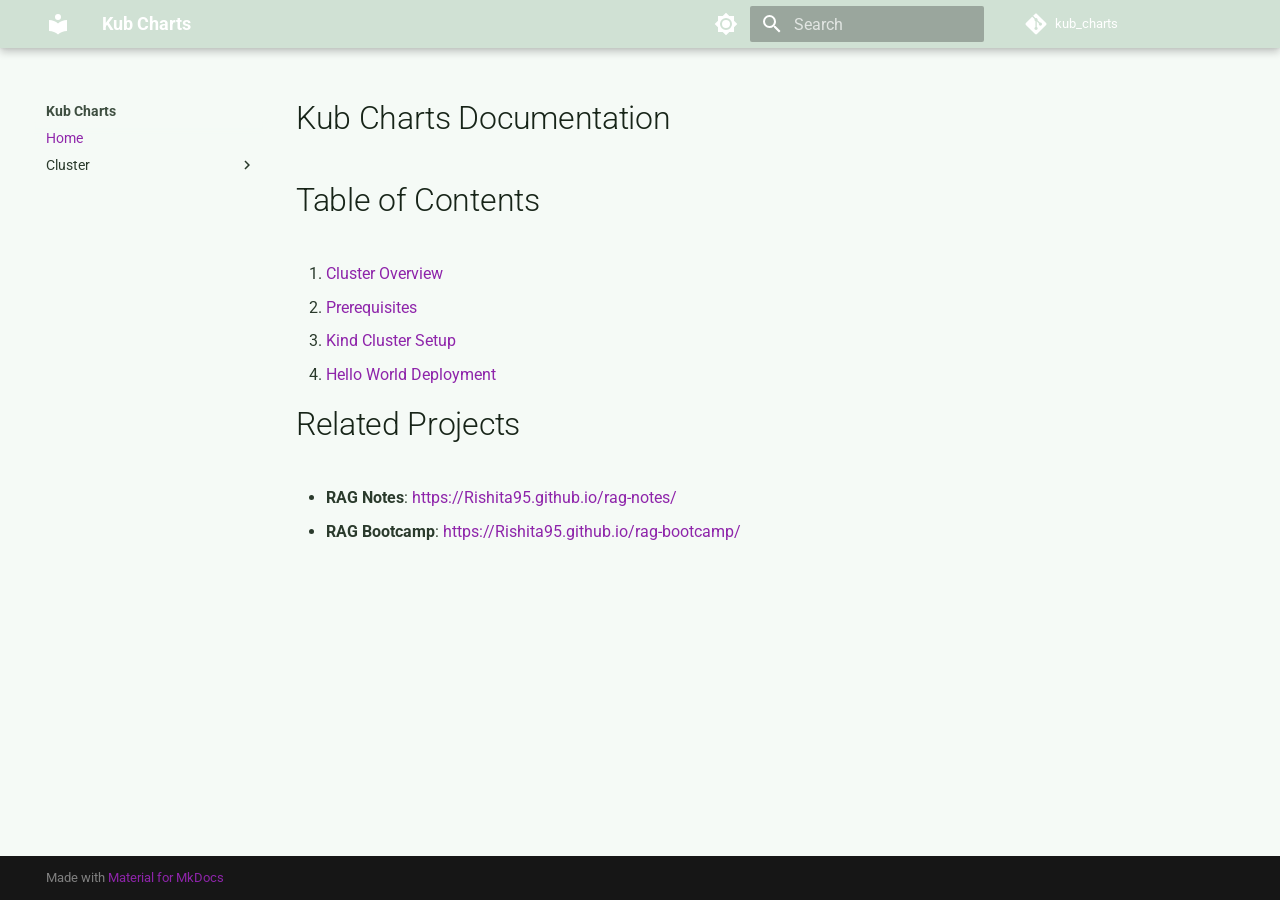
<file: index.html>
<!doctype html>
<html lang="en" class="no-js">
  <head>
    
      <meta charset="utf-8">
      <meta name="viewport" content="width=device-width,initial-scale=1">
      
      
      
        <link rel="canonical" href="https://Rishita95.github.io/kub_charts/">
      
      
      
        <link rel="next" href="Cluster/Overview/">
      
      
        
      
      
      <link rel="icon" href="assets/images/favicon.png">
      <meta name="generator" content="mkdocs-1.6.1, mkdocs-material-9.7.5">
    
    
      
        <title>Kub Charts</title>
      
    
    
      <link rel="stylesheet" href="assets/stylesheets/main.484c7ddc.min.css">
      
        
        <link rel="stylesheet" href="assets/stylesheets/palette.ab4e12ef.min.css">
      
      


    
    
      
    
    
      
        
        
        <link rel="preconnect" href="https://fonts.gstatic.com" crossorigin>
        <link rel="stylesheet" href="https://fonts.googleapis.com/css?family=Roboto:300,300i,400,400i,700,700i%7CRoboto+Mono:400,400i,700,700i&display=fallback">
        <style>:root{--md-text-font:"Roboto";--md-code-font:"Roboto Mono"}</style>
      
    
    
      <link rel="stylesheet" href="stylesheets/extra.css">
    
    <script>__md_scope=new URL(".",location),__md_hash=e=>[...e].reduce(((e,_)=>(e<<5)-e+_.charCodeAt(0)),0),__md_get=(e,_=localStorage,t=__md_scope)=>JSON.parse(_.getItem(t.pathname+"."+e)),__md_set=(e,_,t=localStorage,a=__md_scope)=>{try{t.setItem(a.pathname+"."+e,JSON.stringify(_))}catch(e){}}</script>
    
      

    
    
  </head>
  
  
    
    
      
    
    
    
    
    <body dir="ltr" data-md-color-scheme="default" data-md-color-primary="custom" data-md-color-accent="custom">
  
    
    <input class="md-toggle" data-md-toggle="drawer" type="checkbox" id="__drawer" autocomplete="off">
    <input class="md-toggle" data-md-toggle="search" type="checkbox" id="__search" autocomplete="off">
    <label class="md-overlay" for="__drawer"></label>
    <div data-md-component="skip">
      
        
        <a href="#kub-charts-documentation" class="md-skip">
          Skip to content
        </a>
      
    </div>
    <div data-md-component="announce">
      
    </div>
    
    
      

  

<header class="md-header md-header--shadow" data-md-component="header">
  <nav class="md-header__inner md-grid" aria-label="Header">
    <a href="." title="Kub Charts" class="md-header__button md-logo" aria-label="Kub Charts" data-md-component="logo">
      
  
  <svg xmlns="http://www.w3.org/2000/svg" viewBox="0 0 24 24"><path d="M12 8a3 3 0 0 0 3-3 3 3 0 0 0-3-3 3 3 0 0 0-3 3 3 3 0 0 0 3 3m0 3.54C9.64 9.35 6.5 8 3 8v11c3.5 0 6.64 1.35 9 3.54 2.36-2.19 5.5-3.54 9-3.54V8c-3.5 0-6.64 1.35-9 3.54"/></svg>

    </a>
    <label class="md-header__button md-icon" for="__drawer">
      
      <svg xmlns="http://www.w3.org/2000/svg" viewBox="0 0 24 24"><path d="M3 6h18v2H3zm0 5h18v2H3zm0 5h18v2H3z"/></svg>
    </label>
    <div class="md-header__title" data-md-component="header-title">
      <div class="md-header__ellipsis">
        <div class="md-header__topic">
          <span class="md-ellipsis">
            Kub Charts
          </span>
        </div>
        <div class="md-header__topic" data-md-component="header-topic">
          <span class="md-ellipsis">
            
              Home
            
          </span>
        </div>
      </div>
    </div>
    
      
        <form class="md-header__option" data-md-component="palette">
  
    
    
    
    <input class="md-option" data-md-color-media="" data-md-color-scheme="default" data-md-color-primary="custom" data-md-color-accent="custom"  aria-label="Switch to dark mode"  type="radio" name="__palette" id="__palette_0">
    
      <label class="md-header__button md-icon" title="Switch to dark mode" for="__palette_1" hidden>
        <svg xmlns="http://www.w3.org/2000/svg" viewBox="0 0 24 24"><path d="M12 8a4 4 0 0 0-4 4 4 4 0 0 0 4 4 4 4 0 0 0 4-4 4 4 0 0 0-4-4m0 10a6 6 0 0 1-6-6 6 6 0 0 1 6-6 6 6 0 0 1 6 6 6 6 0 0 1-6 6m8-9.31V4h-4.69L12 .69 8.69 4H4v4.69L.69 12 4 15.31V20h4.69L12 23.31 15.31 20H20v-4.69L23.31 12z"/></svg>
      </label>
    
  
    
    
    
    <input class="md-option" data-md-color-media="" data-md-color-scheme="slate" data-md-color-primary="custom" data-md-color-accent="custom"  aria-label="Switch to light mode"  type="radio" name="__palette" id="__palette_1">
    
      <label class="md-header__button md-icon" title="Switch to light mode" for="__palette_0" hidden>
        <svg xmlns="http://www.w3.org/2000/svg" viewBox="0 0 24 24"><path d="M12 18c-.89 0-1.74-.2-2.5-.55C11.56 16.5 13 14.42 13 12s-1.44-4.5-3.5-5.45C10.26 6.2 11.11 6 12 6a6 6 0 0 1 6 6 6 6 0 0 1-6 6m8-9.31V4h-4.69L12 .69 8.69 4H4v4.69L.69 12 4 15.31V20h4.69L12 23.31 15.31 20H20v-4.69L23.31 12z"/></svg>
      </label>
    
  
</form>
      
    
    
      <script>var palette=__md_get("__palette");if(palette&&palette.color){if("(prefers-color-scheme)"===palette.color.media){var media=matchMedia("(prefers-color-scheme: light)"),input=document.querySelector(media.matches?"[data-md-color-media='(prefers-color-scheme: light)']":"[data-md-color-media='(prefers-color-scheme: dark)']");palette.color.media=input.getAttribute("data-md-color-media"),palette.color.scheme=input.getAttribute("data-md-color-scheme"),palette.color.primary=input.getAttribute("data-md-color-primary"),palette.color.accent=input.getAttribute("data-md-color-accent")}for(var[key,value]of Object.entries(palette.color))document.body.setAttribute("data-md-color-"+key,value)}</script>
    
    
    
      
      
        <label class="md-header__button md-icon" for="__search">
          
          <svg xmlns="http://www.w3.org/2000/svg" viewBox="0 0 24 24"><path d="M9.5 3A6.5 6.5 0 0 1 16 9.5c0 1.61-.59 3.09-1.56 4.23l.27.27h.79l5 5-1.5 1.5-5-5v-.79l-.27-.27A6.52 6.52 0 0 1 9.5 16 6.5 6.5 0 0 1 3 9.5 6.5 6.5 0 0 1 9.5 3m0 2C7 5 5 7 5 9.5S7 14 9.5 14 14 12 14 9.5 12 5 9.5 5"/></svg>
        </label>
        <div class="md-search" data-md-component="search" role="dialog">
  <label class="md-search__overlay" for="__search"></label>
  <div class="md-search__inner" role="search">
    <form class="md-search__form" name="search">
      <input type="text" class="md-search__input" name="query" aria-label="Search" placeholder="Search" autocapitalize="off" autocorrect="off" autocomplete="off" spellcheck="false" data-md-component="search-query" required>
      <label class="md-search__icon md-icon" for="__search">
        
        <svg xmlns="http://www.w3.org/2000/svg" viewBox="0 0 24 24"><path d="M9.5 3A6.5 6.5 0 0 1 16 9.5c0 1.61-.59 3.09-1.56 4.23l.27.27h.79l5 5-1.5 1.5-5-5v-.79l-.27-.27A6.52 6.52 0 0 1 9.5 16 6.5 6.5 0 0 1 3 9.5 6.5 6.5 0 0 1 9.5 3m0 2C7 5 5 7 5 9.5S7 14 9.5 14 14 12 14 9.5 12 5 9.5 5"/></svg>
        
        <svg xmlns="http://www.w3.org/2000/svg" viewBox="0 0 24 24"><path d="M20 11v2H8l5.5 5.5-1.42 1.42L4.16 12l7.92-7.92L13.5 5.5 8 11z"/></svg>
      </label>
      <nav class="md-search__options" aria-label="Search">
        
        <button type="reset" class="md-search__icon md-icon" title="Clear" aria-label="Clear" tabindex="-1">
          
          <svg xmlns="http://www.w3.org/2000/svg" viewBox="0 0 24 24"><path d="M19 6.41 17.59 5 12 10.59 6.41 5 5 6.41 10.59 12 5 17.59 6.41 19 12 13.41 17.59 19 19 17.59 13.41 12z"/></svg>
        </button>
      </nav>
      
    </form>
    <div class="md-search__output">
      <div class="md-search__scrollwrap" tabindex="0" data-md-scrollfix>
        <div class="md-search-result" data-md-component="search-result">
          <div class="md-search-result__meta">
            Initializing search
          </div>
          <ol class="md-search-result__list" role="presentation"></ol>
        </div>
      </div>
    </div>
  </div>
</div>
      
    
    
      <div class="md-header__source">
        <a href="https://github.com/Rishita95/kub_charts" title="Go to repository" class="md-source" data-md-component="source">
  <div class="md-source__icon md-icon">
    
    <svg xmlns="http://www.w3.org/2000/svg" viewBox="0 0 448 512"><!--! Font Awesome Free 7.1.0 by @fontawesome - https://fontawesome.com License - https://fontawesome.com/license/free (Icons: CC BY 4.0, Fonts: SIL OFL 1.1, Code: MIT License) Copyright 2025 Fonticons, Inc.--><path d="M439.6 236.1 244 40.5c-5.4-5.5-12.8-8.5-20.4-8.5s-15 3-20.4 8.4L162.5 81l51.5 51.5c27.1-9.1 52.7 16.8 43.4 43.7l49.7 49.7c34.2-11.8 61.2 31 35.5 56.7-26.5 26.5-70.2-2.9-56-37.3L240.3 199v121.9c25.3 12.5 22.3 41.8 9.1 55-6.4 6.4-15.2 10.1-24.3 10.1s-17.8-3.6-24.3-10.1c-17.6-17.6-11.1-46.9 11.2-56v-123c-20.8-8.5-24.6-30.7-18.6-45L142.6 101 8.5 235.1C3 240.6 0 247.9 0 255.5s3 15 8.5 20.4l195.6 195.7c5.4 5.4 12.7 8.4 20.4 8.4s15-3 20.4-8.4l194.7-194.7c5.4-5.4 8.4-12.8 8.4-20.4s-3-15-8.4-20.4"/></svg>
  </div>
  <div class="md-source__repository">
    kub_charts
  </div>
</a>
      </div>
    
  </nav>
  
</header>
    
    <div class="md-container" data-md-component="container">
      
      
        
          
        
      
      <main class="md-main" data-md-component="main">
        <div class="md-main__inner md-grid">
          
            
              
              <div class="md-sidebar md-sidebar--primary" data-md-component="sidebar" data-md-type="navigation" >
                <div class="md-sidebar__scrollwrap">
                  <div class="md-sidebar__inner">
                    



<nav class="md-nav md-nav--primary" aria-label="Navigation" data-md-level="0">
  <label class="md-nav__title" for="__drawer">
    <a href="." title="Kub Charts" class="md-nav__button md-logo" aria-label="Kub Charts" data-md-component="logo">
      
  
  <svg xmlns="http://www.w3.org/2000/svg" viewBox="0 0 24 24"><path d="M12 8a3 3 0 0 0 3-3 3 3 0 0 0-3-3 3 3 0 0 0-3 3 3 3 0 0 0 3 3m0 3.54C9.64 9.35 6.5 8 3 8v11c3.5 0 6.64 1.35 9 3.54 2.36-2.19 5.5-3.54 9-3.54V8c-3.5 0-6.64 1.35-9 3.54"/></svg>

    </a>
    Kub Charts
  </label>
  
    <div class="md-nav__source">
      <a href="https://github.com/Rishita95/kub_charts" title="Go to repository" class="md-source" data-md-component="source">
  <div class="md-source__icon md-icon">
    
    <svg xmlns="http://www.w3.org/2000/svg" viewBox="0 0 448 512"><!--! Font Awesome Free 7.1.0 by @fontawesome - https://fontawesome.com License - https://fontawesome.com/license/free (Icons: CC BY 4.0, Fonts: SIL OFL 1.1, Code: MIT License) Copyright 2025 Fonticons, Inc.--><path d="M439.6 236.1 244 40.5c-5.4-5.5-12.8-8.5-20.4-8.5s-15 3-20.4 8.4L162.5 81l51.5 51.5c27.1-9.1 52.7 16.8 43.4 43.7l49.7 49.7c34.2-11.8 61.2 31 35.5 56.7-26.5 26.5-70.2-2.9-56-37.3L240.3 199v121.9c25.3 12.5 22.3 41.8 9.1 55-6.4 6.4-15.2 10.1-24.3 10.1s-17.8-3.6-24.3-10.1c-17.6-17.6-11.1-46.9 11.2-56v-123c-20.8-8.5-24.6-30.7-18.6-45L142.6 101 8.5 235.1C3 240.6 0 247.9 0 255.5s3 15 8.5 20.4l195.6 195.7c5.4 5.4 12.7 8.4 20.4 8.4s15-3 20.4-8.4l194.7-194.7c5.4-5.4 8.4-12.8 8.4-20.4s-3-15-8.4-20.4"/></svg>
  </div>
  <div class="md-source__repository">
    kub_charts
  </div>
</a>
    </div>
  
  <ul class="md-nav__list" data-md-scrollfix>
    
      
      
  
  
    
  
  
  
    <li class="md-nav__item md-nav__item--active">
      
      <input class="md-nav__toggle md-toggle" type="checkbox" id="__toc">
      
      
        
      
      
      <a href="." class="md-nav__link md-nav__link--active">
        
  
  
  <span class="md-ellipsis">
    
  
    Home
  

    
  </span>
  
  

      </a>
      
    </li>
  

    
      
      
  
  
  
  
    
    
    
    
    
    <li class="md-nav__item md-nav__item--nested">
      
        
        
        <input class="md-nav__toggle md-toggle " type="checkbox" id="__nav_2" >
        
          
          <label class="md-nav__link" for="__nav_2" id="__nav_2_label" tabindex="0">
            
  
  
  <span class="md-ellipsis">
    
  
    Cluster
  

    
  </span>
  
  

            <span class="md-nav__icon md-icon"></span>
          </label>
        
        <nav class="md-nav" data-md-level="1" aria-labelledby="__nav_2_label" aria-expanded="false">
          <label class="md-nav__title" for="__nav_2">
            <span class="md-nav__icon md-icon"></span>
            
  
    Cluster
  

          </label>
          <ul class="md-nav__list" data-md-scrollfix>
            
              
                
  
  
  
  
    <li class="md-nav__item">
      <a href="Cluster/Overview/" class="md-nav__link">
        
  
  
  <span class="md-ellipsis">
    
  
    Overview
  

    
  </span>
  
  

      </a>
    </li>
  

              
            
              
                
  
  
  
  
    <li class="md-nav__item">
      <a href="Cluster/Prerequisites/" class="md-nav__link">
        
  
  
  <span class="md-ellipsis">
    
  
    Prerequisites
  

    
  </span>
  
  

      </a>
    </li>
  

              
            
              
                
  
  
  
  
    <li class="md-nav__item">
      <a href="Cluster/Kind_Cluster_Setup/" class="md-nav__link">
        
  
  
  <span class="md-ellipsis">
    
  
    Kind Cluster Setup
  

    
  </span>
  
  

      </a>
    </li>
  

              
            
              
                
  
  
  
  
    <li class="md-nav__item">
      <a href="Cluster/Hello_World/" class="md-nav__link">
        
  
  
  <span class="md-ellipsis">
    
  
    Hello World Deployment
  

    
  </span>
  
  

      </a>
    </li>
  

              
            
          </ul>
        </nav>
      
    </li>
  

    
  </ul>
</nav>
                  </div>
                </div>
              </div>
            
            
              
              <div class="md-sidebar md-sidebar--secondary" data-md-component="sidebar" data-md-type="toc" >
                <div class="md-sidebar__scrollwrap">
                  <div class="md-sidebar__inner">
                    

<nav class="md-nav md-nav--secondary" aria-label="Table of contents">
  
  
  
    
  
  
</nav>
                  </div>
                </div>
              </div>
            
          
          
            <div class="md-content" data-md-component="content">
              
              <article class="md-content__inner md-typeset">
                
                  


  
  


<h1 id="kub-charts-documentation">Kub Charts Documentation</h1>
<h1 id="table-of-contents">Table of Contents</h1>
<ol>
<li><a href="Cluster/Overview/">Cluster Overview</a></li>
<li><a href="Cluster/Prerequisites/">Prerequisites</a></li>
<li><a href="Cluster/Kind_Cluster_Setup/">Kind Cluster Setup</a></li>
<li><a href="Cluster/Hello_World/">Hello World Deployment</a></li>
</ol>
<h1 id="related-projects">Related Projects</h1>
<ul>
<li><strong>RAG Notes</strong>: <a href="https://Rishita95.github.io/rag-notes/">https://Rishita95.github.io/rag-notes/</a></li>
<li><strong>RAG Bootcamp</strong>: <a href="https://Rishita95.github.io/rag-bootcamp/">https://Rishita95.github.io/rag-bootcamp/</a></li>
</ul>












                
              </article>
            </div>
          
          
<script>var target=document.getElementById(location.hash.slice(1));target&&target.name&&(target.checked=target.name.startsWith("__tabbed_"))</script>
        </div>
        
      </main>
      
        <footer class="md-footer">
  
  <div class="md-footer-meta md-typeset">
    <div class="md-footer-meta__inner md-grid">
      <div class="md-copyright">
  
  
    Made with
    <a href="https://squidfunk.github.io/mkdocs-material/" target="_blank" rel="noopener">
      Material for MkDocs
    </a>
  
</div>
      
    </div>
  </div>
</footer>
      
    </div>
    <div class="md-dialog" data-md-component="dialog">
      <div class="md-dialog__inner md-typeset"></div>
    </div>
    
    
    
      
      
      <script id="__config" type="application/json">{"annotate": null, "base": ".", "features": ["content.code.copy"], "search": "assets/javascripts/workers/search.2c215733.min.js", "tags": null, "translations": {"clipboard.copied": "Copied to clipboard", "clipboard.copy": "Copy to clipboard", "search.result.more.one": "1 more on this page", "search.result.more.other": "# more on this page", "search.result.none": "No matching documents", "search.result.one": "1 matching document", "search.result.other": "# matching documents", "search.result.placeholder": "Type to start searching", "search.result.term.missing": "Missing", "select.version": "Select version"}, "version": null}</script>
    
    
      <script src="assets/javascripts/bundle.79ae519e.min.js"></script>
      
    
  </body>
</html>
</file>
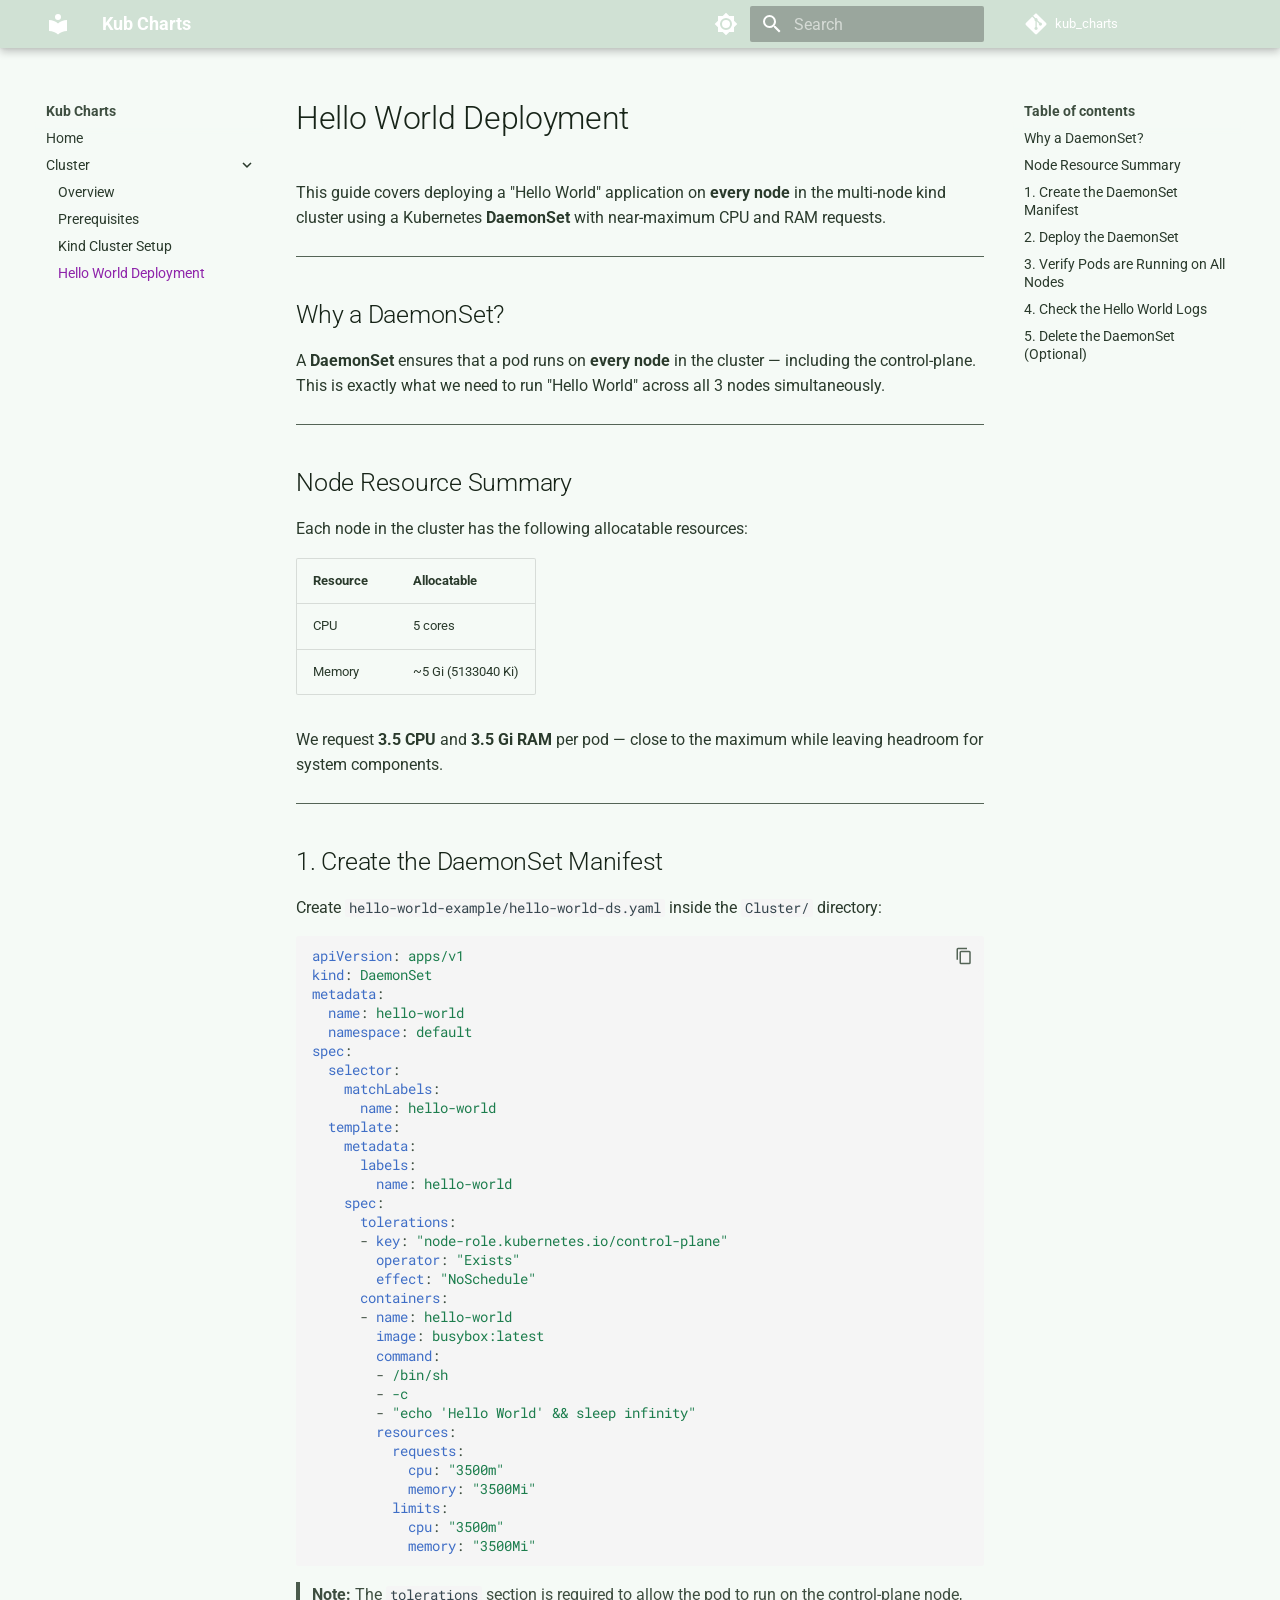
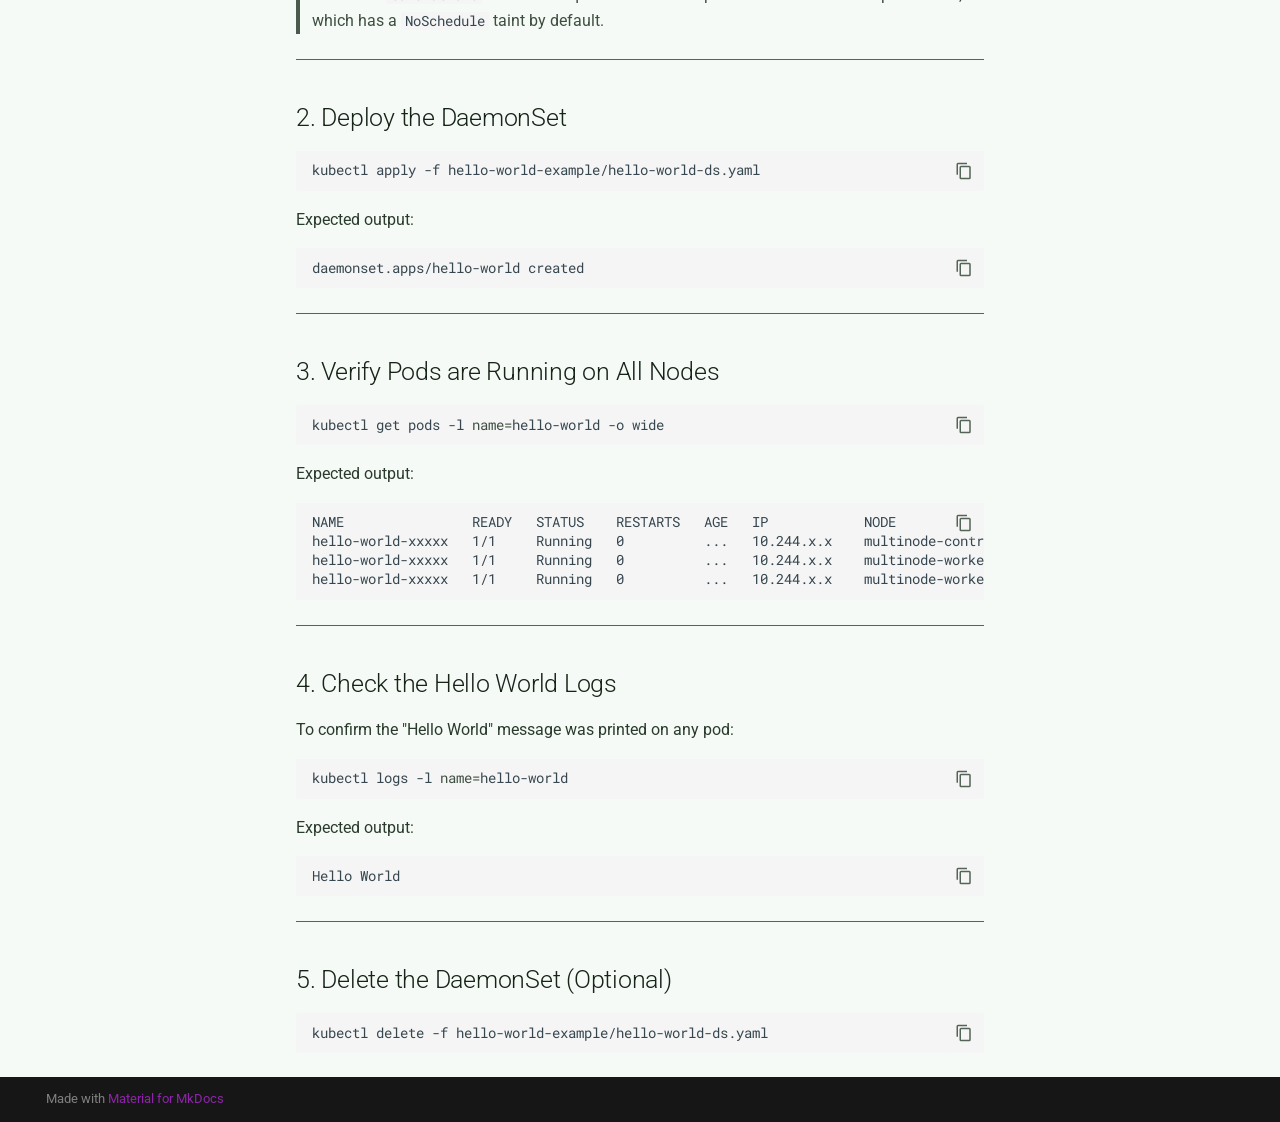
<file: Cluster/Hello_World/index.html>
<!doctype html>
<html lang="en" class="no-js">
  <head>
    
      <meta charset="utf-8">
      <meta name="viewport" content="width=device-width,initial-scale=1">
      
      
      
        <link rel="canonical" href="https://Rishita95.github.io/kub_charts/Cluster/Hello_World/">
      
      
        <link rel="prev" href="../Kind_Cluster_Setup/">
      
      
      
        
      
      
      <link rel="icon" href="../../assets/images/favicon.png">
      <meta name="generator" content="mkdocs-1.6.1, mkdocs-material-9.7.5">
    
    
      
        <title>Hello World Deployment - Kub Charts</title>
      
    
    
      <link rel="stylesheet" href="../../assets/stylesheets/main.484c7ddc.min.css">
      
        
        <link rel="stylesheet" href="../../assets/stylesheets/palette.ab4e12ef.min.css">
      
      


    
    
      
    
    
      
        
        
        <link rel="preconnect" href="https://fonts.gstatic.com" crossorigin>
        <link rel="stylesheet" href="https://fonts.googleapis.com/css?family=Roboto:300,300i,400,400i,700,700i%7CRoboto+Mono:400,400i,700,700i&display=fallback">
        <style>:root{--md-text-font:"Roboto";--md-code-font:"Roboto Mono"}</style>
      
    
    
      <link rel="stylesheet" href="../../stylesheets/extra.css">
    
    <script>__md_scope=new URL("../..",location),__md_hash=e=>[...e].reduce(((e,_)=>(e<<5)-e+_.charCodeAt(0)),0),__md_get=(e,_=localStorage,t=__md_scope)=>JSON.parse(_.getItem(t.pathname+"."+e)),__md_set=(e,_,t=localStorage,a=__md_scope)=>{try{t.setItem(a.pathname+"."+e,JSON.stringify(_))}catch(e){}}</script>
    
      

    
    
  </head>
  
  
    
    
      
    
    
    
    
    <body dir="ltr" data-md-color-scheme="default" data-md-color-primary="custom" data-md-color-accent="custom">
  
    
    <input class="md-toggle" data-md-toggle="drawer" type="checkbox" id="__drawer" autocomplete="off">
    <input class="md-toggle" data-md-toggle="search" type="checkbox" id="__search" autocomplete="off">
    <label class="md-overlay" for="__drawer"></label>
    <div data-md-component="skip">
      
        
        <a href="#hello-world-deployment" class="md-skip">
          Skip to content
        </a>
      
    </div>
    <div data-md-component="announce">
      
    </div>
    
    
      

  

<header class="md-header md-header--shadow" data-md-component="header">
  <nav class="md-header__inner md-grid" aria-label="Header">
    <a href="../.." title="Kub Charts" class="md-header__button md-logo" aria-label="Kub Charts" data-md-component="logo">
      
  
  <svg xmlns="http://www.w3.org/2000/svg" viewBox="0 0 24 24"><path d="M12 8a3 3 0 0 0 3-3 3 3 0 0 0-3-3 3 3 0 0 0-3 3 3 3 0 0 0 3 3m0 3.54C9.64 9.35 6.5 8 3 8v11c3.5 0 6.64 1.35 9 3.54 2.36-2.19 5.5-3.54 9-3.54V8c-3.5 0-6.64 1.35-9 3.54"/></svg>

    </a>
    <label class="md-header__button md-icon" for="__drawer">
      
      <svg xmlns="http://www.w3.org/2000/svg" viewBox="0 0 24 24"><path d="M3 6h18v2H3zm0 5h18v2H3zm0 5h18v2H3z"/></svg>
    </label>
    <div class="md-header__title" data-md-component="header-title">
      <div class="md-header__ellipsis">
        <div class="md-header__topic">
          <span class="md-ellipsis">
            Kub Charts
          </span>
        </div>
        <div class="md-header__topic" data-md-component="header-topic">
          <span class="md-ellipsis">
            
              Hello World Deployment
            
          </span>
        </div>
      </div>
    </div>
    
      
        <form class="md-header__option" data-md-component="palette">
  
    
    
    
    <input class="md-option" data-md-color-media="" data-md-color-scheme="default" data-md-color-primary="custom" data-md-color-accent="custom"  aria-label="Switch to dark mode"  type="radio" name="__palette" id="__palette_0">
    
      <label class="md-header__button md-icon" title="Switch to dark mode" for="__palette_1" hidden>
        <svg xmlns="http://www.w3.org/2000/svg" viewBox="0 0 24 24"><path d="M12 8a4 4 0 0 0-4 4 4 4 0 0 0 4 4 4 4 0 0 0 4-4 4 4 0 0 0-4-4m0 10a6 6 0 0 1-6-6 6 6 0 0 1 6-6 6 6 0 0 1 6 6 6 6 0 0 1-6 6m8-9.31V4h-4.69L12 .69 8.69 4H4v4.69L.69 12 4 15.31V20h4.69L12 23.31 15.31 20H20v-4.69L23.31 12z"/></svg>
      </label>
    
  
    
    
    
    <input class="md-option" data-md-color-media="" data-md-color-scheme="slate" data-md-color-primary="custom" data-md-color-accent="custom"  aria-label="Switch to light mode"  type="radio" name="__palette" id="__palette_1">
    
      <label class="md-header__button md-icon" title="Switch to light mode" for="__palette_0" hidden>
        <svg xmlns="http://www.w3.org/2000/svg" viewBox="0 0 24 24"><path d="M12 18c-.89 0-1.74-.2-2.5-.55C11.56 16.5 13 14.42 13 12s-1.44-4.5-3.5-5.45C10.26 6.2 11.11 6 12 6a6 6 0 0 1 6 6 6 6 0 0 1-6 6m8-9.31V4h-4.69L12 .69 8.69 4H4v4.69L.69 12 4 15.31V20h4.69L12 23.31 15.31 20H20v-4.69L23.31 12z"/></svg>
      </label>
    
  
</form>
      
    
    
      <script>var palette=__md_get("__palette");if(palette&&palette.color){if("(prefers-color-scheme)"===palette.color.media){var media=matchMedia("(prefers-color-scheme: light)"),input=document.querySelector(media.matches?"[data-md-color-media='(prefers-color-scheme: light)']":"[data-md-color-media='(prefers-color-scheme: dark)']");palette.color.media=input.getAttribute("data-md-color-media"),palette.color.scheme=input.getAttribute("data-md-color-scheme"),palette.color.primary=input.getAttribute("data-md-color-primary"),palette.color.accent=input.getAttribute("data-md-color-accent")}for(var[key,value]of Object.entries(palette.color))document.body.setAttribute("data-md-color-"+key,value)}</script>
    
    
    
      
      
        <label class="md-header__button md-icon" for="__search">
          
          <svg xmlns="http://www.w3.org/2000/svg" viewBox="0 0 24 24"><path d="M9.5 3A6.5 6.5 0 0 1 16 9.5c0 1.61-.59 3.09-1.56 4.23l.27.27h.79l5 5-1.5 1.5-5-5v-.79l-.27-.27A6.52 6.52 0 0 1 9.5 16 6.5 6.5 0 0 1 3 9.5 6.5 6.5 0 0 1 9.5 3m0 2C7 5 5 7 5 9.5S7 14 9.5 14 14 12 14 9.5 12 5 9.5 5"/></svg>
        </label>
        <div class="md-search" data-md-component="search" role="dialog">
  <label class="md-search__overlay" for="__search"></label>
  <div class="md-search__inner" role="search">
    <form class="md-search__form" name="search">
      <input type="text" class="md-search__input" name="query" aria-label="Search" placeholder="Search" autocapitalize="off" autocorrect="off" autocomplete="off" spellcheck="false" data-md-component="search-query" required>
      <label class="md-search__icon md-icon" for="__search">
        
        <svg xmlns="http://www.w3.org/2000/svg" viewBox="0 0 24 24"><path d="M9.5 3A6.5 6.5 0 0 1 16 9.5c0 1.61-.59 3.09-1.56 4.23l.27.27h.79l5 5-1.5 1.5-5-5v-.79l-.27-.27A6.52 6.52 0 0 1 9.5 16 6.5 6.5 0 0 1 3 9.5 6.5 6.5 0 0 1 9.5 3m0 2C7 5 5 7 5 9.5S7 14 9.5 14 14 12 14 9.5 12 5 9.5 5"/></svg>
        
        <svg xmlns="http://www.w3.org/2000/svg" viewBox="0 0 24 24"><path d="M20 11v2H8l5.5 5.5-1.42 1.42L4.16 12l7.92-7.92L13.5 5.5 8 11z"/></svg>
      </label>
      <nav class="md-search__options" aria-label="Search">
        
        <button type="reset" class="md-search__icon md-icon" title="Clear" aria-label="Clear" tabindex="-1">
          
          <svg xmlns="http://www.w3.org/2000/svg" viewBox="0 0 24 24"><path d="M19 6.41 17.59 5 12 10.59 6.41 5 5 6.41 10.59 12 5 17.59 6.41 19 12 13.41 17.59 19 19 17.59 13.41 12z"/></svg>
        </button>
      </nav>
      
    </form>
    <div class="md-search__output">
      <div class="md-search__scrollwrap" tabindex="0" data-md-scrollfix>
        <div class="md-search-result" data-md-component="search-result">
          <div class="md-search-result__meta">
            Initializing search
          </div>
          <ol class="md-search-result__list" role="presentation"></ol>
        </div>
      </div>
    </div>
  </div>
</div>
      
    
    
      <div class="md-header__source">
        <a href="https://github.com/Rishita95/kub_charts" title="Go to repository" class="md-source" data-md-component="source">
  <div class="md-source__icon md-icon">
    
    <svg xmlns="http://www.w3.org/2000/svg" viewBox="0 0 448 512"><!--! Font Awesome Free 7.1.0 by @fontawesome - https://fontawesome.com License - https://fontawesome.com/license/free (Icons: CC BY 4.0, Fonts: SIL OFL 1.1, Code: MIT License) Copyright 2025 Fonticons, Inc.--><path d="M439.6 236.1 244 40.5c-5.4-5.5-12.8-8.5-20.4-8.5s-15 3-20.4 8.4L162.5 81l51.5 51.5c27.1-9.1 52.7 16.8 43.4 43.7l49.7 49.7c34.2-11.8 61.2 31 35.5 56.7-26.5 26.5-70.2-2.9-56-37.3L240.3 199v121.9c25.3 12.5 22.3 41.8 9.1 55-6.4 6.4-15.2 10.1-24.3 10.1s-17.8-3.6-24.3-10.1c-17.6-17.6-11.1-46.9 11.2-56v-123c-20.8-8.5-24.6-30.7-18.6-45L142.6 101 8.5 235.1C3 240.6 0 247.9 0 255.5s3 15 8.5 20.4l195.6 195.7c5.4 5.4 12.7 8.4 20.4 8.4s15-3 20.4-8.4l194.7-194.7c5.4-5.4 8.4-12.8 8.4-20.4s-3-15-8.4-20.4"/></svg>
  </div>
  <div class="md-source__repository">
    kub_charts
  </div>
</a>
      </div>
    
  </nav>
  
</header>
    
    <div class="md-container" data-md-component="container">
      
      
        
          
        
      
      <main class="md-main" data-md-component="main">
        <div class="md-main__inner md-grid">
          
            
              
              <div class="md-sidebar md-sidebar--primary" data-md-component="sidebar" data-md-type="navigation" >
                <div class="md-sidebar__scrollwrap">
                  <div class="md-sidebar__inner">
                    



<nav class="md-nav md-nav--primary" aria-label="Navigation" data-md-level="0">
  <label class="md-nav__title" for="__drawer">
    <a href="../.." title="Kub Charts" class="md-nav__button md-logo" aria-label="Kub Charts" data-md-component="logo">
      
  
  <svg xmlns="http://www.w3.org/2000/svg" viewBox="0 0 24 24"><path d="M12 8a3 3 0 0 0 3-3 3 3 0 0 0-3-3 3 3 0 0 0-3 3 3 3 0 0 0 3 3m0 3.54C9.64 9.35 6.5 8 3 8v11c3.5 0 6.64 1.35 9 3.54 2.36-2.19 5.5-3.54 9-3.54V8c-3.5 0-6.64 1.35-9 3.54"/></svg>

    </a>
    Kub Charts
  </label>
  
    <div class="md-nav__source">
      <a href="https://github.com/Rishita95/kub_charts" title="Go to repository" class="md-source" data-md-component="source">
  <div class="md-source__icon md-icon">
    
    <svg xmlns="http://www.w3.org/2000/svg" viewBox="0 0 448 512"><!--! Font Awesome Free 7.1.0 by @fontawesome - https://fontawesome.com License - https://fontawesome.com/license/free (Icons: CC BY 4.0, Fonts: SIL OFL 1.1, Code: MIT License) Copyright 2025 Fonticons, Inc.--><path d="M439.6 236.1 244 40.5c-5.4-5.5-12.8-8.5-20.4-8.5s-15 3-20.4 8.4L162.5 81l51.5 51.5c27.1-9.1 52.7 16.8 43.4 43.7l49.7 49.7c34.2-11.8 61.2 31 35.5 56.7-26.5 26.5-70.2-2.9-56-37.3L240.3 199v121.9c25.3 12.5 22.3 41.8 9.1 55-6.4 6.4-15.2 10.1-24.3 10.1s-17.8-3.6-24.3-10.1c-17.6-17.6-11.1-46.9 11.2-56v-123c-20.8-8.5-24.6-30.7-18.6-45L142.6 101 8.5 235.1C3 240.6 0 247.9 0 255.5s3 15 8.5 20.4l195.6 195.7c5.4 5.4 12.7 8.4 20.4 8.4s15-3 20.4-8.4l194.7-194.7c5.4-5.4 8.4-12.8 8.4-20.4s-3-15-8.4-20.4"/></svg>
  </div>
  <div class="md-source__repository">
    kub_charts
  </div>
</a>
    </div>
  
  <ul class="md-nav__list" data-md-scrollfix>
    
      
      
  
  
  
  
    <li class="md-nav__item">
      <a href="../.." class="md-nav__link">
        
  
  
  <span class="md-ellipsis">
    
  
    Home
  

    
  </span>
  
  

      </a>
    </li>
  

    
      
      
  
  
    
  
  
  
    
    
    
    
    
    <li class="md-nav__item md-nav__item--active md-nav__item--nested">
      
        
        
        <input class="md-nav__toggle md-toggle " type="checkbox" id="__nav_2" checked>
        
          
          <label class="md-nav__link" for="__nav_2" id="__nav_2_label" tabindex="0">
            
  
  
  <span class="md-ellipsis">
    
  
    Cluster
  

    
  </span>
  
  

            <span class="md-nav__icon md-icon"></span>
          </label>
        
        <nav class="md-nav" data-md-level="1" aria-labelledby="__nav_2_label" aria-expanded="true">
          <label class="md-nav__title" for="__nav_2">
            <span class="md-nav__icon md-icon"></span>
            
  
    Cluster
  

          </label>
          <ul class="md-nav__list" data-md-scrollfix>
            
              
                
  
  
  
  
    <li class="md-nav__item">
      <a href="../Overview/" class="md-nav__link">
        
  
  
  <span class="md-ellipsis">
    
  
    Overview
  

    
  </span>
  
  

      </a>
    </li>
  

              
            
              
                
  
  
  
  
    <li class="md-nav__item">
      <a href="../Prerequisites/" class="md-nav__link">
        
  
  
  <span class="md-ellipsis">
    
  
    Prerequisites
  

    
  </span>
  
  

      </a>
    </li>
  

              
            
              
                
  
  
  
  
    <li class="md-nav__item">
      <a href="../Kind_Cluster_Setup/" class="md-nav__link">
        
  
  
  <span class="md-ellipsis">
    
  
    Kind Cluster Setup
  

    
  </span>
  
  

      </a>
    </li>
  

              
            
              
                
  
  
    
  
  
  
    <li class="md-nav__item md-nav__item--active">
      
      <input class="md-nav__toggle md-toggle" type="checkbox" id="__toc">
      
      
        
      
      
        <label class="md-nav__link md-nav__link--active" for="__toc">
          
  
  
  <span class="md-ellipsis">
    
  
    Hello World Deployment
  

    
  </span>
  
  

          <span class="md-nav__icon md-icon"></span>
        </label>
      
      <a href="./" class="md-nav__link md-nav__link--active">
        
  
  
  <span class="md-ellipsis">
    
  
    Hello World Deployment
  

    
  </span>
  
  

      </a>
      
        

<nav class="md-nav md-nav--secondary" aria-label="Table of contents">
  
  
  
    
  
  
    <label class="md-nav__title" for="__toc">
      <span class="md-nav__icon md-icon"></span>
      Table of contents
    </label>
    <ul class="md-nav__list" data-md-component="toc" data-md-scrollfix>
      
        <li class="md-nav__item">
  <a href="#why-a-daemonset" class="md-nav__link">
    <span class="md-ellipsis">
      
        Why a DaemonSet?
      
    </span>
  </a>
  
</li>
      
        <li class="md-nav__item">
  <a href="#node-resource-summary" class="md-nav__link">
    <span class="md-ellipsis">
      
        Node Resource Summary
      
    </span>
  </a>
  
</li>
      
        <li class="md-nav__item">
  <a href="#1-create-the-daemonset-manifest" class="md-nav__link">
    <span class="md-ellipsis">
      
        1. Create the DaemonSet Manifest
      
    </span>
  </a>
  
</li>
      
        <li class="md-nav__item">
  <a href="#2-deploy-the-daemonset" class="md-nav__link">
    <span class="md-ellipsis">
      
        2. Deploy the DaemonSet
      
    </span>
  </a>
  
</li>
      
        <li class="md-nav__item">
  <a href="#3-verify-pods-are-running-on-all-nodes" class="md-nav__link">
    <span class="md-ellipsis">
      
        3. Verify Pods are Running on All Nodes
      
    </span>
  </a>
  
</li>
      
        <li class="md-nav__item">
  <a href="#4-check-the-hello-world-logs" class="md-nav__link">
    <span class="md-ellipsis">
      
        4. Check the Hello World Logs
      
    </span>
  </a>
  
</li>
      
        <li class="md-nav__item">
  <a href="#5-delete-the-daemonset-optional" class="md-nav__link">
    <span class="md-ellipsis">
      
        5. Delete the DaemonSet (Optional)
      
    </span>
  </a>
  
</li>
      
    </ul>
  
</nav>
      
    </li>
  

              
            
          </ul>
        </nav>
      
    </li>
  

    
  </ul>
</nav>
                  </div>
                </div>
              </div>
            
            
              
              <div class="md-sidebar md-sidebar--secondary" data-md-component="sidebar" data-md-type="toc" >
                <div class="md-sidebar__scrollwrap">
                  <div class="md-sidebar__inner">
                    

<nav class="md-nav md-nav--secondary" aria-label="Table of contents">
  
  
  
    
  
  
    <label class="md-nav__title" for="__toc">
      <span class="md-nav__icon md-icon"></span>
      Table of contents
    </label>
    <ul class="md-nav__list" data-md-component="toc" data-md-scrollfix>
      
        <li class="md-nav__item">
  <a href="#why-a-daemonset" class="md-nav__link">
    <span class="md-ellipsis">
      
        Why a DaemonSet?
      
    </span>
  </a>
  
</li>
      
        <li class="md-nav__item">
  <a href="#node-resource-summary" class="md-nav__link">
    <span class="md-ellipsis">
      
        Node Resource Summary
      
    </span>
  </a>
  
</li>
      
        <li class="md-nav__item">
  <a href="#1-create-the-daemonset-manifest" class="md-nav__link">
    <span class="md-ellipsis">
      
        1. Create the DaemonSet Manifest
      
    </span>
  </a>
  
</li>
      
        <li class="md-nav__item">
  <a href="#2-deploy-the-daemonset" class="md-nav__link">
    <span class="md-ellipsis">
      
        2. Deploy the DaemonSet
      
    </span>
  </a>
  
</li>
      
        <li class="md-nav__item">
  <a href="#3-verify-pods-are-running-on-all-nodes" class="md-nav__link">
    <span class="md-ellipsis">
      
        3. Verify Pods are Running on All Nodes
      
    </span>
  </a>
  
</li>
      
        <li class="md-nav__item">
  <a href="#4-check-the-hello-world-logs" class="md-nav__link">
    <span class="md-ellipsis">
      
        4. Check the Hello World Logs
      
    </span>
  </a>
  
</li>
      
        <li class="md-nav__item">
  <a href="#5-delete-the-daemonset-optional" class="md-nav__link">
    <span class="md-ellipsis">
      
        5. Delete the DaemonSet (Optional)
      
    </span>
  </a>
  
</li>
      
    </ul>
  
</nav>
                  </div>
                </div>
              </div>
            
          
          
            <div class="md-content" data-md-component="content">
              
              <article class="md-content__inner md-typeset">
                
                  


  
  


<h1 id="hello-world-deployment">Hello World Deployment</h1>
<p>This guide covers deploying a "Hello World" application on <strong>every node</strong> in the multi-node kind cluster using a Kubernetes <strong>DaemonSet</strong> with near-maximum CPU and RAM requests.</p>
<hr />
<h2 id="why-a-daemonset">Why a DaemonSet?</h2>
<p>A <strong>DaemonSet</strong> ensures that a pod runs on <strong>every node</strong> in the cluster — including the control-plane. This is exactly what we need to run "Hello World" across all 3 nodes simultaneously.</p>
<hr />
<h2 id="node-resource-summary">Node Resource Summary</h2>
<p>Each node in the cluster has the following allocatable resources:</p>
<table>
<thead>
<tr>
<th>Resource</th>
<th>Allocatable</th>
</tr>
</thead>
<tbody>
<tr>
<td>CPU</td>
<td>5 cores</td>
</tr>
<tr>
<td>Memory</td>
<td>~5 Gi (5133040 Ki)</td>
</tr>
</tbody>
</table>
<p>We request <strong>3.5 CPU</strong> and <strong>3.5 Gi RAM</strong> per pod — close to the maximum while leaving headroom for system components.</p>
<hr />
<h2 id="1-create-the-daemonset-manifest">1. Create the DaemonSet Manifest</h2>
<p>Create <code>hello-world-example/hello-world-ds.yaml</code> inside the <code>Cluster/</code> directory:</p>
<div class="language-yaml highlight"><pre><span></span><code><span id="__span-0-1"><a id="__codelineno-0-1" name="__codelineno-0-1" href="#__codelineno-0-1"></a><span class="nt">apiVersion</span><span class="p">:</span><span class="w"> </span><span class="l l-Scalar l-Scalar-Plain">apps/v1</span>
</span><span id="__span-0-2"><a id="__codelineno-0-2" name="__codelineno-0-2" href="#__codelineno-0-2"></a><span class="nt">kind</span><span class="p">:</span><span class="w"> </span><span class="l l-Scalar l-Scalar-Plain">DaemonSet</span>
</span><span id="__span-0-3"><a id="__codelineno-0-3" name="__codelineno-0-3" href="#__codelineno-0-3"></a><span class="nt">metadata</span><span class="p">:</span>
</span><span id="__span-0-4"><a id="__codelineno-0-4" name="__codelineno-0-4" href="#__codelineno-0-4"></a><span class="w">  </span><span class="nt">name</span><span class="p">:</span><span class="w"> </span><span class="l l-Scalar l-Scalar-Plain">hello-world</span>
</span><span id="__span-0-5"><a id="__codelineno-0-5" name="__codelineno-0-5" href="#__codelineno-0-5"></a><span class="w">  </span><span class="nt">namespace</span><span class="p">:</span><span class="w"> </span><span class="l l-Scalar l-Scalar-Plain">default</span>
</span><span id="__span-0-6"><a id="__codelineno-0-6" name="__codelineno-0-6" href="#__codelineno-0-6"></a><span class="nt">spec</span><span class="p">:</span>
</span><span id="__span-0-7"><a id="__codelineno-0-7" name="__codelineno-0-7" href="#__codelineno-0-7"></a><span class="w">  </span><span class="nt">selector</span><span class="p">:</span>
</span><span id="__span-0-8"><a id="__codelineno-0-8" name="__codelineno-0-8" href="#__codelineno-0-8"></a><span class="w">    </span><span class="nt">matchLabels</span><span class="p">:</span>
</span><span id="__span-0-9"><a id="__codelineno-0-9" name="__codelineno-0-9" href="#__codelineno-0-9"></a><span class="w">      </span><span class="nt">name</span><span class="p">:</span><span class="w"> </span><span class="l l-Scalar l-Scalar-Plain">hello-world</span>
</span><span id="__span-0-10"><a id="__codelineno-0-10" name="__codelineno-0-10" href="#__codelineno-0-10"></a><span class="w">  </span><span class="nt">template</span><span class="p">:</span>
</span><span id="__span-0-11"><a id="__codelineno-0-11" name="__codelineno-0-11" href="#__codelineno-0-11"></a><span class="w">    </span><span class="nt">metadata</span><span class="p">:</span>
</span><span id="__span-0-12"><a id="__codelineno-0-12" name="__codelineno-0-12" href="#__codelineno-0-12"></a><span class="w">      </span><span class="nt">labels</span><span class="p">:</span>
</span><span id="__span-0-13"><a id="__codelineno-0-13" name="__codelineno-0-13" href="#__codelineno-0-13"></a><span class="w">        </span><span class="nt">name</span><span class="p">:</span><span class="w"> </span><span class="l l-Scalar l-Scalar-Plain">hello-world</span>
</span><span id="__span-0-14"><a id="__codelineno-0-14" name="__codelineno-0-14" href="#__codelineno-0-14"></a><span class="w">    </span><span class="nt">spec</span><span class="p">:</span>
</span><span id="__span-0-15"><a id="__codelineno-0-15" name="__codelineno-0-15" href="#__codelineno-0-15"></a><span class="w">      </span><span class="nt">tolerations</span><span class="p">:</span>
</span><span id="__span-0-16"><a id="__codelineno-0-16" name="__codelineno-0-16" href="#__codelineno-0-16"></a><span class="w">      </span><span class="p p-Indicator">-</span><span class="w"> </span><span class="nt">key</span><span class="p">:</span><span class="w"> </span><span class="s">&quot;node-role.kubernetes.io/control-plane&quot;</span>
</span><span id="__span-0-17"><a id="__codelineno-0-17" name="__codelineno-0-17" href="#__codelineno-0-17"></a><span class="w">        </span><span class="nt">operator</span><span class="p">:</span><span class="w"> </span><span class="s">&quot;Exists&quot;</span>
</span><span id="__span-0-18"><a id="__codelineno-0-18" name="__codelineno-0-18" href="#__codelineno-0-18"></a><span class="w">        </span><span class="nt">effect</span><span class="p">:</span><span class="w"> </span><span class="s">&quot;NoSchedule&quot;</span>
</span><span id="__span-0-19"><a id="__codelineno-0-19" name="__codelineno-0-19" href="#__codelineno-0-19"></a><span class="w">      </span><span class="nt">containers</span><span class="p">:</span>
</span><span id="__span-0-20"><a id="__codelineno-0-20" name="__codelineno-0-20" href="#__codelineno-0-20"></a><span class="w">      </span><span class="p p-Indicator">-</span><span class="w"> </span><span class="nt">name</span><span class="p">:</span><span class="w"> </span><span class="l l-Scalar l-Scalar-Plain">hello-world</span>
</span><span id="__span-0-21"><a id="__codelineno-0-21" name="__codelineno-0-21" href="#__codelineno-0-21"></a><span class="w">        </span><span class="nt">image</span><span class="p">:</span><span class="w"> </span><span class="l l-Scalar l-Scalar-Plain">busybox:latest</span>
</span><span id="__span-0-22"><a id="__codelineno-0-22" name="__codelineno-0-22" href="#__codelineno-0-22"></a><span class="w">        </span><span class="nt">command</span><span class="p">:</span>
</span><span id="__span-0-23"><a id="__codelineno-0-23" name="__codelineno-0-23" href="#__codelineno-0-23"></a><span class="w">        </span><span class="p p-Indicator">-</span><span class="w"> </span><span class="l l-Scalar l-Scalar-Plain">/bin/sh</span>
</span><span id="__span-0-24"><a id="__codelineno-0-24" name="__codelineno-0-24" href="#__codelineno-0-24"></a><span class="w">        </span><span class="p p-Indicator">-</span><span class="w"> </span><span class="l l-Scalar l-Scalar-Plain">-c</span>
</span><span id="__span-0-25"><a id="__codelineno-0-25" name="__codelineno-0-25" href="#__codelineno-0-25"></a><span class="w">        </span><span class="p p-Indicator">-</span><span class="w"> </span><span class="s">&quot;echo</span><span class="nv"> </span><span class="s">&#39;Hello</span><span class="nv"> </span><span class="s">World&#39;</span><span class="nv"> </span><span class="s">&amp;&amp;</span><span class="nv"> </span><span class="s">sleep</span><span class="nv"> </span><span class="s">infinity&quot;</span>
</span><span id="__span-0-26"><a id="__codelineno-0-26" name="__codelineno-0-26" href="#__codelineno-0-26"></a><span class="w">        </span><span class="nt">resources</span><span class="p">:</span>
</span><span id="__span-0-27"><a id="__codelineno-0-27" name="__codelineno-0-27" href="#__codelineno-0-27"></a><span class="w">          </span><span class="nt">requests</span><span class="p">:</span>
</span><span id="__span-0-28"><a id="__codelineno-0-28" name="__codelineno-0-28" href="#__codelineno-0-28"></a><span class="w">            </span><span class="nt">cpu</span><span class="p">:</span><span class="w"> </span><span class="s">&quot;3500m&quot;</span>
</span><span id="__span-0-29"><a id="__codelineno-0-29" name="__codelineno-0-29" href="#__codelineno-0-29"></a><span class="w">            </span><span class="nt">memory</span><span class="p">:</span><span class="w"> </span><span class="s">&quot;3500Mi&quot;</span>
</span><span id="__span-0-30"><a id="__codelineno-0-30" name="__codelineno-0-30" href="#__codelineno-0-30"></a><span class="w">          </span><span class="nt">limits</span><span class="p">:</span>
</span><span id="__span-0-31"><a id="__codelineno-0-31" name="__codelineno-0-31" href="#__codelineno-0-31"></a><span class="w">            </span><span class="nt">cpu</span><span class="p">:</span><span class="w"> </span><span class="s">&quot;3500m&quot;</span>
</span><span id="__span-0-32"><a id="__codelineno-0-32" name="__codelineno-0-32" href="#__codelineno-0-32"></a><span class="w">            </span><span class="nt">memory</span><span class="p">:</span><span class="w"> </span><span class="s">&quot;3500Mi&quot;</span>
</span></code></pre></div>
<blockquote>
<p><strong>Note:</strong> The <code>tolerations</code> section is required to allow the pod to run on the control-plane node, which has a <code>NoSchedule</code> taint by default.</p>
</blockquote>
<hr />
<h2 id="2-deploy-the-daemonset">2. Deploy the DaemonSet</h2>
<div class="language-bash highlight"><pre><span></span><code><span id="__span-1-1"><a id="__codelineno-1-1" name="__codelineno-1-1" href="#__codelineno-1-1"></a>kubectl<span class="w"> </span>apply<span class="w"> </span>-f<span class="w"> </span>hello-world-example/hello-world-ds.yaml
</span></code></pre></div>
<p>Expected output:</p>
<div class="language-text highlight"><pre><span></span><code><span id="__span-2-1"><a id="__codelineno-2-1" name="__codelineno-2-1" href="#__codelineno-2-1"></a>daemonset.apps/hello-world created
</span></code></pre></div>
<hr />
<h2 id="3-verify-pods-are-running-on-all-nodes">3. Verify Pods are Running on All Nodes</h2>
<div class="language-bash highlight"><pre><span></span><code><span id="__span-3-1"><a id="__codelineno-3-1" name="__codelineno-3-1" href="#__codelineno-3-1"></a>kubectl<span class="w"> </span>get<span class="w"> </span>pods<span class="w"> </span>-l<span class="w"> </span><span class="nv">name</span><span class="o">=</span>hello-world<span class="w"> </span>-o<span class="w"> </span>wide
</span></code></pre></div>
<p>Expected output:</p>
<div class="language-text highlight"><pre><span></span><code><span id="__span-4-1"><a id="__codelineno-4-1" name="__codelineno-4-1" href="#__codelineno-4-1"></a>NAME                READY   STATUS    RESTARTS   AGE   IP            NODE
</span><span id="__span-4-2"><a id="__codelineno-4-2" name="__codelineno-4-2" href="#__codelineno-4-2"></a>hello-world-xxxxx   1/1     Running   0          ...   10.244.x.x    multinode-control-plane
</span><span id="__span-4-3"><a id="__codelineno-4-3" name="__codelineno-4-3" href="#__codelineno-4-3"></a>hello-world-xxxxx   1/1     Running   0          ...   10.244.x.x    multinode-worker
</span><span id="__span-4-4"><a id="__codelineno-4-4" name="__codelineno-4-4" href="#__codelineno-4-4"></a>hello-world-xxxxx   1/1     Running   0          ...   10.244.x.x    multinode-worker2
</span></code></pre></div>
<hr />
<h2 id="4-check-the-hello-world-logs">4. Check the Hello World Logs</h2>
<p>To confirm the "Hello World" message was printed on any pod:</p>
<div class="language-bash highlight"><pre><span></span><code><span id="__span-5-1"><a id="__codelineno-5-1" name="__codelineno-5-1" href="#__codelineno-5-1"></a>kubectl<span class="w"> </span>logs<span class="w"> </span>-l<span class="w"> </span><span class="nv">name</span><span class="o">=</span>hello-world
</span></code></pre></div>
<p>Expected output:</p>
<div class="language-text highlight"><pre><span></span><code><span id="__span-6-1"><a id="__codelineno-6-1" name="__codelineno-6-1" href="#__codelineno-6-1"></a>Hello World
</span></code></pre></div>
<hr />
<h2 id="5-delete-the-daemonset-optional">5. Delete the DaemonSet (Optional)</h2>
<div class="language-bash highlight"><pre><span></span><code><span id="__span-7-1"><a id="__codelineno-7-1" name="__codelineno-7-1" href="#__codelineno-7-1"></a>kubectl<span class="w"> </span>delete<span class="w"> </span>-f<span class="w"> </span>hello-world-example/hello-world-ds.yaml
</span></code></pre></div>












                
              </article>
            </div>
          
          
<script>var target=document.getElementById(location.hash.slice(1));target&&target.name&&(target.checked=target.name.startsWith("__tabbed_"))</script>
        </div>
        
      </main>
      
        <footer class="md-footer">
  
  <div class="md-footer-meta md-typeset">
    <div class="md-footer-meta__inner md-grid">
      <div class="md-copyright">
  
  
    Made with
    <a href="https://squidfunk.github.io/mkdocs-material/" target="_blank" rel="noopener">
      Material for MkDocs
    </a>
  
</div>
      
    </div>
  </div>
</footer>
      
    </div>
    <div class="md-dialog" data-md-component="dialog">
      <div class="md-dialog__inner md-typeset"></div>
    </div>
    
    
    
      
      
      <script id="__config" type="application/json">{"annotate": null, "base": "../..", "features": ["content.code.copy"], "search": "../../assets/javascripts/workers/search.2c215733.min.js", "tags": null, "translations": {"clipboard.copied": "Copied to clipboard", "clipboard.copy": "Copy to clipboard", "search.result.more.one": "1 more on this page", "search.result.more.other": "# more on this page", "search.result.none": "No matching documents", "search.result.one": "1 matching document", "search.result.other": "# matching documents", "search.result.placeholder": "Type to start searching", "search.result.term.missing": "Missing", "select.version": "Select version"}, "version": null}</script>
    
    
      <script src="../../assets/javascripts/bundle.79ae519e.min.js"></script>
      
    
  </body>
</html>
</file>
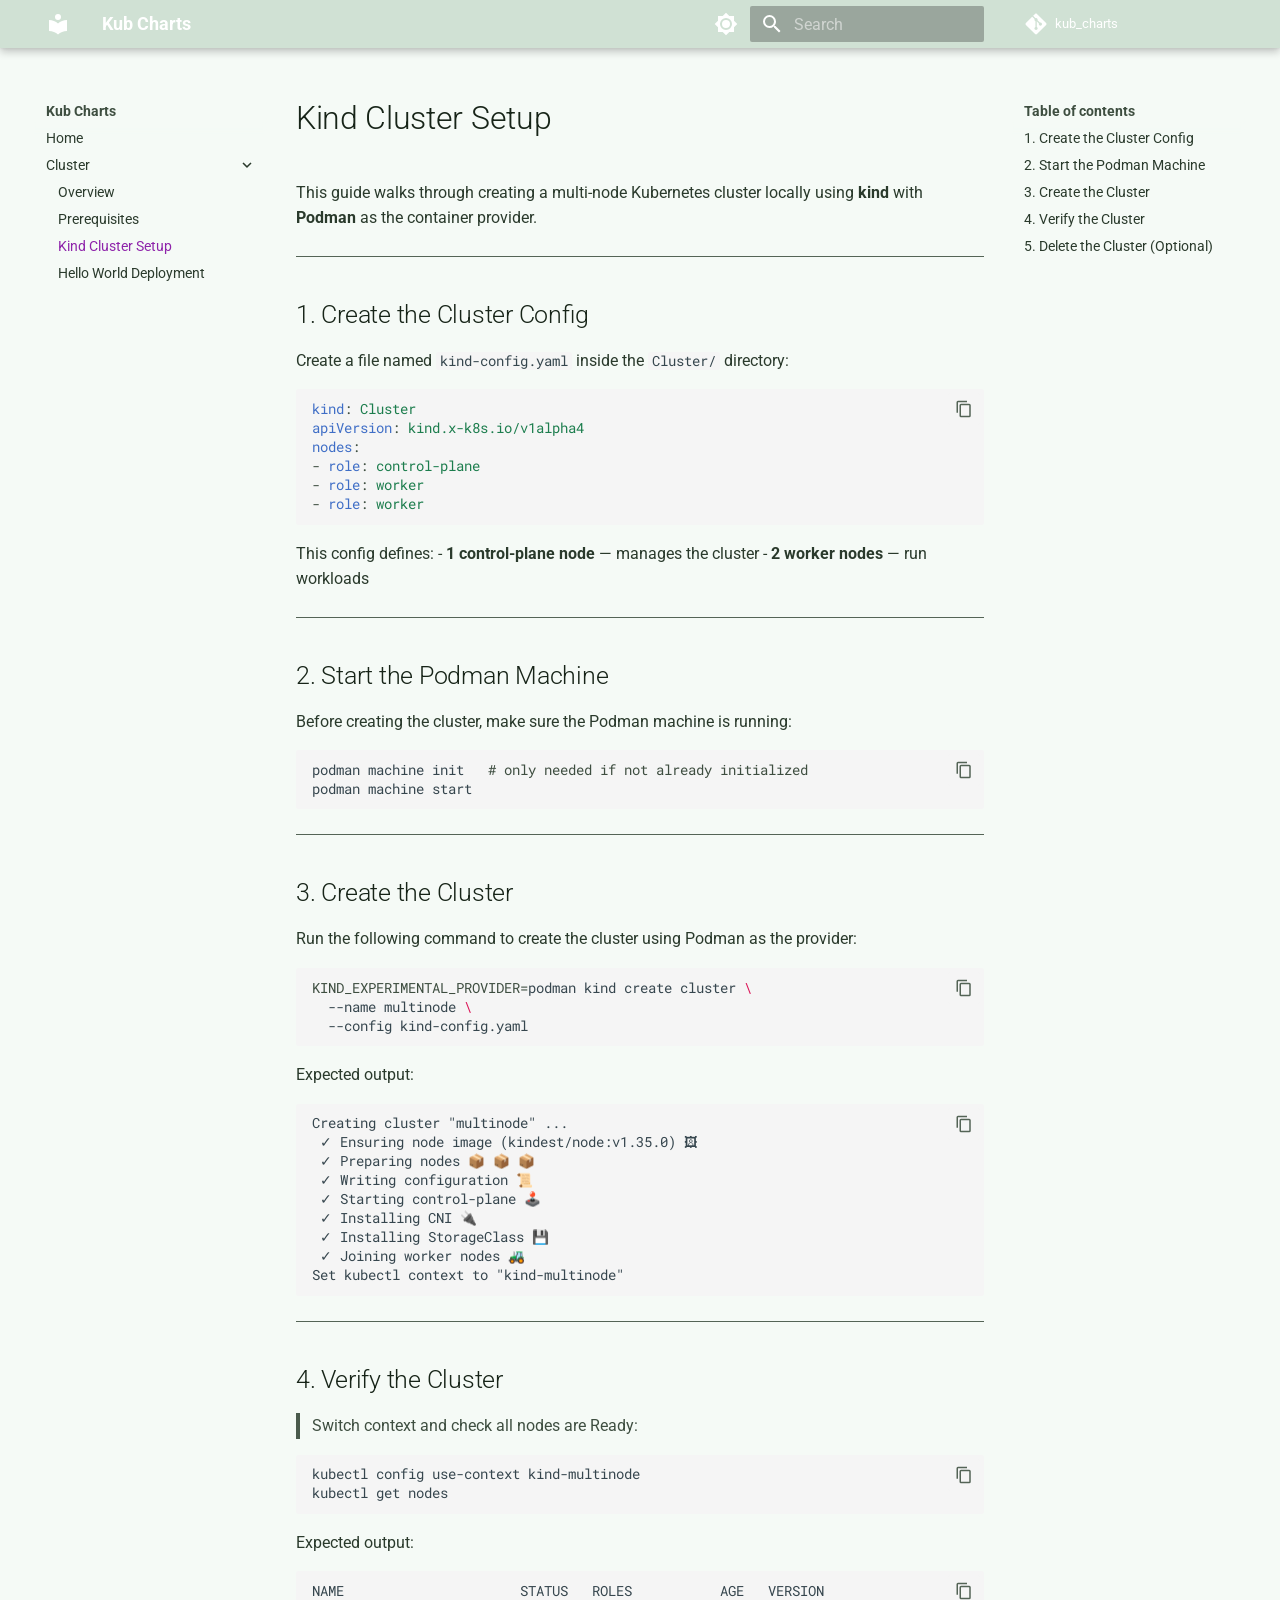
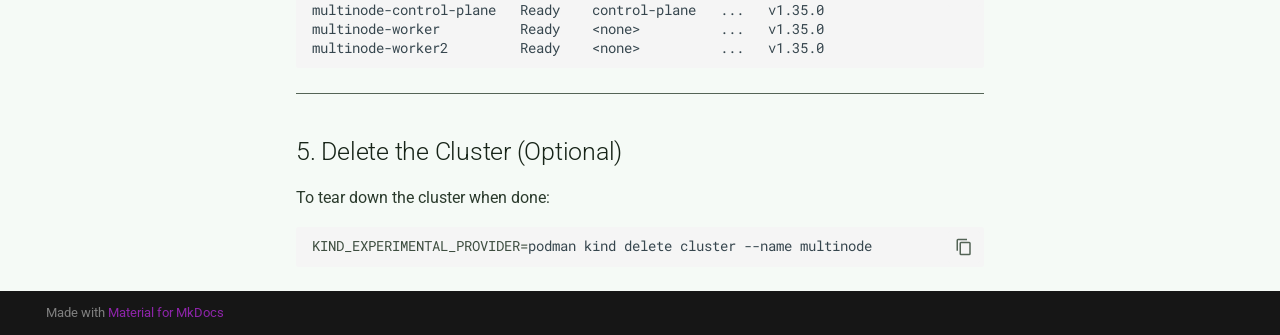
<file: Cluster/Kind_Cluster_Setup/index.html>
<!doctype html>
<html lang="en" class="no-js">
  <head>
    
      <meta charset="utf-8">
      <meta name="viewport" content="width=device-width,initial-scale=1">
      
      
      
        <link rel="canonical" href="https://Rishita95.github.io/kub_charts/Cluster/Kind_Cluster_Setup/">
      
      
        <link rel="prev" href="../Prerequisites/">
      
      
        <link rel="next" href="../Hello_World/">
      
      
        
      
      
      <link rel="icon" href="../../assets/images/favicon.png">
      <meta name="generator" content="mkdocs-1.6.1, mkdocs-material-9.7.5">
    
    
      
        <title>Kind Cluster Setup - Kub Charts</title>
      
    
    
      <link rel="stylesheet" href="../../assets/stylesheets/main.484c7ddc.min.css">
      
        
        <link rel="stylesheet" href="../../assets/stylesheets/palette.ab4e12ef.min.css">
      
      


    
    
      
    
    
      
        
        
        <link rel="preconnect" href="https://fonts.gstatic.com" crossorigin>
        <link rel="stylesheet" href="https://fonts.googleapis.com/css?family=Roboto:300,300i,400,400i,700,700i%7CRoboto+Mono:400,400i,700,700i&display=fallback">
        <style>:root{--md-text-font:"Roboto";--md-code-font:"Roboto Mono"}</style>
      
    
    
      <link rel="stylesheet" href="../../stylesheets/extra.css">
    
    <script>__md_scope=new URL("../..",location),__md_hash=e=>[...e].reduce(((e,_)=>(e<<5)-e+_.charCodeAt(0)),0),__md_get=(e,_=localStorage,t=__md_scope)=>JSON.parse(_.getItem(t.pathname+"."+e)),__md_set=(e,_,t=localStorage,a=__md_scope)=>{try{t.setItem(a.pathname+"."+e,JSON.stringify(_))}catch(e){}}</script>
    
      

    
    
  </head>
  
  
    
    
      
    
    
    
    
    <body dir="ltr" data-md-color-scheme="default" data-md-color-primary="custom" data-md-color-accent="custom">
  
    
    <input class="md-toggle" data-md-toggle="drawer" type="checkbox" id="__drawer" autocomplete="off">
    <input class="md-toggle" data-md-toggle="search" type="checkbox" id="__search" autocomplete="off">
    <label class="md-overlay" for="__drawer"></label>
    <div data-md-component="skip">
      
        
        <a href="#kind-cluster-setup" class="md-skip">
          Skip to content
        </a>
      
    </div>
    <div data-md-component="announce">
      
    </div>
    
    
      

  

<header class="md-header md-header--shadow" data-md-component="header">
  <nav class="md-header__inner md-grid" aria-label="Header">
    <a href="../.." title="Kub Charts" class="md-header__button md-logo" aria-label="Kub Charts" data-md-component="logo">
      
  
  <svg xmlns="http://www.w3.org/2000/svg" viewBox="0 0 24 24"><path d="M12 8a3 3 0 0 0 3-3 3 3 0 0 0-3-3 3 3 0 0 0-3 3 3 3 0 0 0 3 3m0 3.54C9.64 9.35 6.5 8 3 8v11c3.5 0 6.64 1.35 9 3.54 2.36-2.19 5.5-3.54 9-3.54V8c-3.5 0-6.64 1.35-9 3.54"/></svg>

    </a>
    <label class="md-header__button md-icon" for="__drawer">
      
      <svg xmlns="http://www.w3.org/2000/svg" viewBox="0 0 24 24"><path d="M3 6h18v2H3zm0 5h18v2H3zm0 5h18v2H3z"/></svg>
    </label>
    <div class="md-header__title" data-md-component="header-title">
      <div class="md-header__ellipsis">
        <div class="md-header__topic">
          <span class="md-ellipsis">
            Kub Charts
          </span>
        </div>
        <div class="md-header__topic" data-md-component="header-topic">
          <span class="md-ellipsis">
            
              Kind Cluster Setup
            
          </span>
        </div>
      </div>
    </div>
    
      
        <form class="md-header__option" data-md-component="palette">
  
    
    
    
    <input class="md-option" data-md-color-media="" data-md-color-scheme="default" data-md-color-primary="custom" data-md-color-accent="custom"  aria-label="Switch to dark mode"  type="radio" name="__palette" id="__palette_0">
    
      <label class="md-header__button md-icon" title="Switch to dark mode" for="__palette_1" hidden>
        <svg xmlns="http://www.w3.org/2000/svg" viewBox="0 0 24 24"><path d="M12 8a4 4 0 0 0-4 4 4 4 0 0 0 4 4 4 4 0 0 0 4-4 4 4 0 0 0-4-4m0 10a6 6 0 0 1-6-6 6 6 0 0 1 6-6 6 6 0 0 1 6 6 6 6 0 0 1-6 6m8-9.31V4h-4.69L12 .69 8.69 4H4v4.69L.69 12 4 15.31V20h4.69L12 23.31 15.31 20H20v-4.69L23.31 12z"/></svg>
      </label>
    
  
    
    
    
    <input class="md-option" data-md-color-media="" data-md-color-scheme="slate" data-md-color-primary="custom" data-md-color-accent="custom"  aria-label="Switch to light mode"  type="radio" name="__palette" id="__palette_1">
    
      <label class="md-header__button md-icon" title="Switch to light mode" for="__palette_0" hidden>
        <svg xmlns="http://www.w3.org/2000/svg" viewBox="0 0 24 24"><path d="M12 18c-.89 0-1.74-.2-2.5-.55C11.56 16.5 13 14.42 13 12s-1.44-4.5-3.5-5.45C10.26 6.2 11.11 6 12 6a6 6 0 0 1 6 6 6 6 0 0 1-6 6m8-9.31V4h-4.69L12 .69 8.69 4H4v4.69L.69 12 4 15.31V20h4.69L12 23.31 15.31 20H20v-4.69L23.31 12z"/></svg>
      </label>
    
  
</form>
      
    
    
      <script>var palette=__md_get("__palette");if(palette&&palette.color){if("(prefers-color-scheme)"===palette.color.media){var media=matchMedia("(prefers-color-scheme: light)"),input=document.querySelector(media.matches?"[data-md-color-media='(prefers-color-scheme: light)']":"[data-md-color-media='(prefers-color-scheme: dark)']");palette.color.media=input.getAttribute("data-md-color-media"),palette.color.scheme=input.getAttribute("data-md-color-scheme"),palette.color.primary=input.getAttribute("data-md-color-primary"),palette.color.accent=input.getAttribute("data-md-color-accent")}for(var[key,value]of Object.entries(palette.color))document.body.setAttribute("data-md-color-"+key,value)}</script>
    
    
    
      
      
        <label class="md-header__button md-icon" for="__search">
          
          <svg xmlns="http://www.w3.org/2000/svg" viewBox="0 0 24 24"><path d="M9.5 3A6.5 6.5 0 0 1 16 9.5c0 1.61-.59 3.09-1.56 4.23l.27.27h.79l5 5-1.5 1.5-5-5v-.79l-.27-.27A6.52 6.52 0 0 1 9.5 16 6.5 6.5 0 0 1 3 9.5 6.5 6.5 0 0 1 9.5 3m0 2C7 5 5 7 5 9.5S7 14 9.5 14 14 12 14 9.5 12 5 9.5 5"/></svg>
        </label>
        <div class="md-search" data-md-component="search" role="dialog">
  <label class="md-search__overlay" for="__search"></label>
  <div class="md-search__inner" role="search">
    <form class="md-search__form" name="search">
      <input type="text" class="md-search__input" name="query" aria-label="Search" placeholder="Search" autocapitalize="off" autocorrect="off" autocomplete="off" spellcheck="false" data-md-component="search-query" required>
      <label class="md-search__icon md-icon" for="__search">
        
        <svg xmlns="http://www.w3.org/2000/svg" viewBox="0 0 24 24"><path d="M9.5 3A6.5 6.5 0 0 1 16 9.5c0 1.61-.59 3.09-1.56 4.23l.27.27h.79l5 5-1.5 1.5-5-5v-.79l-.27-.27A6.52 6.52 0 0 1 9.5 16 6.5 6.5 0 0 1 3 9.5 6.5 6.5 0 0 1 9.5 3m0 2C7 5 5 7 5 9.5S7 14 9.5 14 14 12 14 9.5 12 5 9.5 5"/></svg>
        
        <svg xmlns="http://www.w3.org/2000/svg" viewBox="0 0 24 24"><path d="M20 11v2H8l5.5 5.5-1.42 1.42L4.16 12l7.92-7.92L13.5 5.5 8 11z"/></svg>
      </label>
      <nav class="md-search__options" aria-label="Search">
        
        <button type="reset" class="md-search__icon md-icon" title="Clear" aria-label="Clear" tabindex="-1">
          
          <svg xmlns="http://www.w3.org/2000/svg" viewBox="0 0 24 24"><path d="M19 6.41 17.59 5 12 10.59 6.41 5 5 6.41 10.59 12 5 17.59 6.41 19 12 13.41 17.59 19 19 17.59 13.41 12z"/></svg>
        </button>
      </nav>
      
    </form>
    <div class="md-search__output">
      <div class="md-search__scrollwrap" tabindex="0" data-md-scrollfix>
        <div class="md-search-result" data-md-component="search-result">
          <div class="md-search-result__meta">
            Initializing search
          </div>
          <ol class="md-search-result__list" role="presentation"></ol>
        </div>
      </div>
    </div>
  </div>
</div>
      
    
    
      <div class="md-header__source">
        <a href="https://github.com/Rishita95/kub_charts" title="Go to repository" class="md-source" data-md-component="source">
  <div class="md-source__icon md-icon">
    
    <svg xmlns="http://www.w3.org/2000/svg" viewBox="0 0 448 512"><!--! Font Awesome Free 7.1.0 by @fontawesome - https://fontawesome.com License - https://fontawesome.com/license/free (Icons: CC BY 4.0, Fonts: SIL OFL 1.1, Code: MIT License) Copyright 2025 Fonticons, Inc.--><path d="M439.6 236.1 244 40.5c-5.4-5.5-12.8-8.5-20.4-8.5s-15 3-20.4 8.4L162.5 81l51.5 51.5c27.1-9.1 52.7 16.8 43.4 43.7l49.7 49.7c34.2-11.8 61.2 31 35.5 56.7-26.5 26.5-70.2-2.9-56-37.3L240.3 199v121.9c25.3 12.5 22.3 41.8 9.1 55-6.4 6.4-15.2 10.1-24.3 10.1s-17.8-3.6-24.3-10.1c-17.6-17.6-11.1-46.9 11.2-56v-123c-20.8-8.5-24.6-30.7-18.6-45L142.6 101 8.5 235.1C3 240.6 0 247.9 0 255.5s3 15 8.5 20.4l195.6 195.7c5.4 5.4 12.7 8.4 20.4 8.4s15-3 20.4-8.4l194.7-194.7c5.4-5.4 8.4-12.8 8.4-20.4s-3-15-8.4-20.4"/></svg>
  </div>
  <div class="md-source__repository">
    kub_charts
  </div>
</a>
      </div>
    
  </nav>
  
</header>
    
    <div class="md-container" data-md-component="container">
      
      
        
          
        
      
      <main class="md-main" data-md-component="main">
        <div class="md-main__inner md-grid">
          
            
              
              <div class="md-sidebar md-sidebar--primary" data-md-component="sidebar" data-md-type="navigation" >
                <div class="md-sidebar__scrollwrap">
                  <div class="md-sidebar__inner">
                    



<nav class="md-nav md-nav--primary" aria-label="Navigation" data-md-level="0">
  <label class="md-nav__title" for="__drawer">
    <a href="../.." title="Kub Charts" class="md-nav__button md-logo" aria-label="Kub Charts" data-md-component="logo">
      
  
  <svg xmlns="http://www.w3.org/2000/svg" viewBox="0 0 24 24"><path d="M12 8a3 3 0 0 0 3-3 3 3 0 0 0-3-3 3 3 0 0 0-3 3 3 3 0 0 0 3 3m0 3.54C9.64 9.35 6.5 8 3 8v11c3.5 0 6.64 1.35 9 3.54 2.36-2.19 5.5-3.54 9-3.54V8c-3.5 0-6.64 1.35-9 3.54"/></svg>

    </a>
    Kub Charts
  </label>
  
    <div class="md-nav__source">
      <a href="https://github.com/Rishita95/kub_charts" title="Go to repository" class="md-source" data-md-component="source">
  <div class="md-source__icon md-icon">
    
    <svg xmlns="http://www.w3.org/2000/svg" viewBox="0 0 448 512"><!--! Font Awesome Free 7.1.0 by @fontawesome - https://fontawesome.com License - https://fontawesome.com/license/free (Icons: CC BY 4.0, Fonts: SIL OFL 1.1, Code: MIT License) Copyright 2025 Fonticons, Inc.--><path d="M439.6 236.1 244 40.5c-5.4-5.5-12.8-8.5-20.4-8.5s-15 3-20.4 8.4L162.5 81l51.5 51.5c27.1-9.1 52.7 16.8 43.4 43.7l49.7 49.7c34.2-11.8 61.2 31 35.5 56.7-26.5 26.5-70.2-2.9-56-37.3L240.3 199v121.9c25.3 12.5 22.3 41.8 9.1 55-6.4 6.4-15.2 10.1-24.3 10.1s-17.8-3.6-24.3-10.1c-17.6-17.6-11.1-46.9 11.2-56v-123c-20.8-8.5-24.6-30.7-18.6-45L142.6 101 8.5 235.1C3 240.6 0 247.9 0 255.5s3 15 8.5 20.4l195.6 195.7c5.4 5.4 12.7 8.4 20.4 8.4s15-3 20.4-8.4l194.7-194.7c5.4-5.4 8.4-12.8 8.4-20.4s-3-15-8.4-20.4"/></svg>
  </div>
  <div class="md-source__repository">
    kub_charts
  </div>
</a>
    </div>
  
  <ul class="md-nav__list" data-md-scrollfix>
    
      
      
  
  
  
  
    <li class="md-nav__item">
      <a href="../.." class="md-nav__link">
        
  
  
  <span class="md-ellipsis">
    
  
    Home
  

    
  </span>
  
  

      </a>
    </li>
  

    
      
      
  
  
    
  
  
  
    
    
    
    
    
    <li class="md-nav__item md-nav__item--active md-nav__item--nested">
      
        
        
        <input class="md-nav__toggle md-toggle " type="checkbox" id="__nav_2" checked>
        
          
          <label class="md-nav__link" for="__nav_2" id="__nav_2_label" tabindex="0">
            
  
  
  <span class="md-ellipsis">
    
  
    Cluster
  

    
  </span>
  
  

            <span class="md-nav__icon md-icon"></span>
          </label>
        
        <nav class="md-nav" data-md-level="1" aria-labelledby="__nav_2_label" aria-expanded="true">
          <label class="md-nav__title" for="__nav_2">
            <span class="md-nav__icon md-icon"></span>
            
  
    Cluster
  

          </label>
          <ul class="md-nav__list" data-md-scrollfix>
            
              
                
  
  
  
  
    <li class="md-nav__item">
      <a href="../Overview/" class="md-nav__link">
        
  
  
  <span class="md-ellipsis">
    
  
    Overview
  

    
  </span>
  
  

      </a>
    </li>
  

              
            
              
                
  
  
  
  
    <li class="md-nav__item">
      <a href="../Prerequisites/" class="md-nav__link">
        
  
  
  <span class="md-ellipsis">
    
  
    Prerequisites
  

    
  </span>
  
  

      </a>
    </li>
  

              
            
              
                
  
  
    
  
  
  
    <li class="md-nav__item md-nav__item--active">
      
      <input class="md-nav__toggle md-toggle" type="checkbox" id="__toc">
      
      
        
      
      
        <label class="md-nav__link md-nav__link--active" for="__toc">
          
  
  
  <span class="md-ellipsis">
    
  
    Kind Cluster Setup
  

    
  </span>
  
  

          <span class="md-nav__icon md-icon"></span>
        </label>
      
      <a href="./" class="md-nav__link md-nav__link--active">
        
  
  
  <span class="md-ellipsis">
    
  
    Kind Cluster Setup
  

    
  </span>
  
  

      </a>
      
        

<nav class="md-nav md-nav--secondary" aria-label="Table of contents">
  
  
  
    
  
  
    <label class="md-nav__title" for="__toc">
      <span class="md-nav__icon md-icon"></span>
      Table of contents
    </label>
    <ul class="md-nav__list" data-md-component="toc" data-md-scrollfix>
      
        <li class="md-nav__item">
  <a href="#1-create-the-cluster-config" class="md-nav__link">
    <span class="md-ellipsis">
      
        1. Create the Cluster Config
      
    </span>
  </a>
  
</li>
      
        <li class="md-nav__item">
  <a href="#2-start-the-podman-machine" class="md-nav__link">
    <span class="md-ellipsis">
      
        2. Start the Podman Machine
      
    </span>
  </a>
  
</li>
      
        <li class="md-nav__item">
  <a href="#3-create-the-cluster" class="md-nav__link">
    <span class="md-ellipsis">
      
        3. Create the Cluster
      
    </span>
  </a>
  
</li>
      
        <li class="md-nav__item">
  <a href="#4-verify-the-cluster" class="md-nav__link">
    <span class="md-ellipsis">
      
        4. Verify the Cluster
      
    </span>
  </a>
  
</li>
      
        <li class="md-nav__item">
  <a href="#5-delete-the-cluster-optional" class="md-nav__link">
    <span class="md-ellipsis">
      
        5. Delete the Cluster (Optional)
      
    </span>
  </a>
  
</li>
      
    </ul>
  
</nav>
      
    </li>
  

              
            
              
                
  
  
  
  
    <li class="md-nav__item">
      <a href="../Hello_World/" class="md-nav__link">
        
  
  
  <span class="md-ellipsis">
    
  
    Hello World Deployment
  

    
  </span>
  
  

      </a>
    </li>
  

              
            
          </ul>
        </nav>
      
    </li>
  

    
  </ul>
</nav>
                  </div>
                </div>
              </div>
            
            
              
              <div class="md-sidebar md-sidebar--secondary" data-md-component="sidebar" data-md-type="toc" >
                <div class="md-sidebar__scrollwrap">
                  <div class="md-sidebar__inner">
                    

<nav class="md-nav md-nav--secondary" aria-label="Table of contents">
  
  
  
    
  
  
    <label class="md-nav__title" for="__toc">
      <span class="md-nav__icon md-icon"></span>
      Table of contents
    </label>
    <ul class="md-nav__list" data-md-component="toc" data-md-scrollfix>
      
        <li class="md-nav__item">
  <a href="#1-create-the-cluster-config" class="md-nav__link">
    <span class="md-ellipsis">
      
        1. Create the Cluster Config
      
    </span>
  </a>
  
</li>
      
        <li class="md-nav__item">
  <a href="#2-start-the-podman-machine" class="md-nav__link">
    <span class="md-ellipsis">
      
        2. Start the Podman Machine
      
    </span>
  </a>
  
</li>
      
        <li class="md-nav__item">
  <a href="#3-create-the-cluster" class="md-nav__link">
    <span class="md-ellipsis">
      
        3. Create the Cluster
      
    </span>
  </a>
  
</li>
      
        <li class="md-nav__item">
  <a href="#4-verify-the-cluster" class="md-nav__link">
    <span class="md-ellipsis">
      
        4. Verify the Cluster
      
    </span>
  </a>
  
</li>
      
        <li class="md-nav__item">
  <a href="#5-delete-the-cluster-optional" class="md-nav__link">
    <span class="md-ellipsis">
      
        5. Delete the Cluster (Optional)
      
    </span>
  </a>
  
</li>
      
    </ul>
  
</nav>
                  </div>
                </div>
              </div>
            
          
          
            <div class="md-content" data-md-component="content">
              
              <article class="md-content__inner md-typeset">
                
                  


  
  


<h1 id="kind-cluster-setup">Kind Cluster Setup</h1>
<p>This guide walks through creating a multi-node Kubernetes cluster locally using <strong>kind</strong> with <strong>Podman</strong> as the container provider.</p>
<hr />
<h2 id="1-create-the-cluster-config">1. Create the Cluster Config</h2>
<p>Create a file named <code>kind-config.yaml</code> inside the <code>Cluster/</code> directory:</p>
<div class="language-yaml highlight"><pre><span></span><code><span id="__span-0-1"><a id="__codelineno-0-1" name="__codelineno-0-1" href="#__codelineno-0-1"></a><span class="nt">kind</span><span class="p">:</span><span class="w"> </span><span class="l l-Scalar l-Scalar-Plain">Cluster</span>
</span><span id="__span-0-2"><a id="__codelineno-0-2" name="__codelineno-0-2" href="#__codelineno-0-2"></a><span class="nt">apiVersion</span><span class="p">:</span><span class="w"> </span><span class="l l-Scalar l-Scalar-Plain">kind.x-k8s.io/v1alpha4</span>
</span><span id="__span-0-3"><a id="__codelineno-0-3" name="__codelineno-0-3" href="#__codelineno-0-3"></a><span class="nt">nodes</span><span class="p">:</span>
</span><span id="__span-0-4"><a id="__codelineno-0-4" name="__codelineno-0-4" href="#__codelineno-0-4"></a><span class="p p-Indicator">-</span><span class="w"> </span><span class="nt">role</span><span class="p">:</span><span class="w"> </span><span class="l l-Scalar l-Scalar-Plain">control-plane</span>
</span><span id="__span-0-5"><a id="__codelineno-0-5" name="__codelineno-0-5" href="#__codelineno-0-5"></a><span class="p p-Indicator">-</span><span class="w"> </span><span class="nt">role</span><span class="p">:</span><span class="w"> </span><span class="l l-Scalar l-Scalar-Plain">worker</span>
</span><span id="__span-0-6"><a id="__codelineno-0-6" name="__codelineno-0-6" href="#__codelineno-0-6"></a><span class="p p-Indicator">-</span><span class="w"> </span><span class="nt">role</span><span class="p">:</span><span class="w"> </span><span class="l l-Scalar l-Scalar-Plain">worker</span>
</span></code></pre></div>
<p>This config defines:
- <strong>1 control-plane node</strong> — manages the cluster
- <strong>2 worker nodes</strong> — run workloads</p>
<hr />
<h2 id="2-start-the-podman-machine">2. Start the Podman Machine</h2>
<p>Before creating the cluster, make sure the Podman machine is running:</p>
<div class="language-bash highlight"><pre><span></span><code><span id="__span-1-1"><a id="__codelineno-1-1" name="__codelineno-1-1" href="#__codelineno-1-1"></a>podman<span class="w"> </span>machine<span class="w"> </span>init<span class="w">   </span><span class="c1"># only needed if not already initialized</span>
</span><span id="__span-1-2"><a id="__codelineno-1-2" name="__codelineno-1-2" href="#__codelineno-1-2"></a>podman<span class="w"> </span>machine<span class="w"> </span>start
</span></code></pre></div>
<hr />
<h2 id="3-create-the-cluster">3. Create the Cluster</h2>
<p>Run the following command to create the cluster using Podman as the provider:</p>
<div class="language-bash highlight"><pre><span></span><code><span id="__span-2-1"><a id="__codelineno-2-1" name="__codelineno-2-1" href="#__codelineno-2-1"></a><span class="nv">KIND_EXPERIMENTAL_PROVIDER</span><span class="o">=</span>podman<span class="w"> </span>kind<span class="w"> </span>create<span class="w"> </span>cluster<span class="w"> </span><span class="se">\</span>
</span><span id="__span-2-2"><a id="__codelineno-2-2" name="__codelineno-2-2" href="#__codelineno-2-2"></a><span class="w">  </span>--name<span class="w"> </span>multinode<span class="w"> </span><span class="se">\</span>
</span><span id="__span-2-3"><a id="__codelineno-2-3" name="__codelineno-2-3" href="#__codelineno-2-3"></a><span class="w">  </span>--config<span class="w"> </span>kind-config.yaml
</span></code></pre></div>
<p>Expected output:</p>
<div class="language-text highlight"><pre><span></span><code><span id="__span-3-1"><a id="__codelineno-3-1" name="__codelineno-3-1" href="#__codelineno-3-1"></a>Creating cluster &quot;multinode&quot; ...
</span><span id="__span-3-2"><a id="__codelineno-3-2" name="__codelineno-3-2" href="#__codelineno-3-2"></a> ✓ Ensuring node image (kindest/node:v1.35.0) 🖼
</span><span id="__span-3-3"><a id="__codelineno-3-3" name="__codelineno-3-3" href="#__codelineno-3-3"></a> ✓ Preparing nodes 📦 📦 📦
</span><span id="__span-3-4"><a id="__codelineno-3-4" name="__codelineno-3-4" href="#__codelineno-3-4"></a> ✓ Writing configuration 📜
</span><span id="__span-3-5"><a id="__codelineno-3-5" name="__codelineno-3-5" href="#__codelineno-3-5"></a> ✓ Starting control-plane 🕹️
</span><span id="__span-3-6"><a id="__codelineno-3-6" name="__codelineno-3-6" href="#__codelineno-3-6"></a> ✓ Installing CNI 🔌
</span><span id="__span-3-7"><a id="__codelineno-3-7" name="__codelineno-3-7" href="#__codelineno-3-7"></a> ✓ Installing StorageClass 💾
</span><span id="__span-3-8"><a id="__codelineno-3-8" name="__codelineno-3-8" href="#__codelineno-3-8"></a> ✓ Joining worker nodes 🚜
</span><span id="__span-3-9"><a id="__codelineno-3-9" name="__codelineno-3-9" href="#__codelineno-3-9"></a>Set kubectl context to &quot;kind-multinode&quot;
</span></code></pre></div>
<hr />
<h2 id="4-verify-the-cluster">4. Verify the Cluster</h2>
<blockquote>
<p>Switch context and check all nodes are Ready:</p>
</blockquote>
<div class="language-bash highlight"><pre><span></span><code><span id="__span-4-1"><a id="__codelineno-4-1" name="__codelineno-4-1" href="#__codelineno-4-1"></a>kubectl<span class="w"> </span>config<span class="w"> </span>use-context<span class="w"> </span>kind-multinode
</span><span id="__span-4-2"><a id="__codelineno-4-2" name="__codelineno-4-2" href="#__codelineno-4-2"></a>kubectl<span class="w"> </span>get<span class="w"> </span>nodes
</span></code></pre></div>
<p>Expected output:</p>
<div class="language-text highlight"><pre><span></span><code><span id="__span-5-1"><a id="__codelineno-5-1" name="__codelineno-5-1" href="#__codelineno-5-1"></a>NAME                      STATUS   ROLES           AGE   VERSION
</span><span id="__span-5-2"><a id="__codelineno-5-2" name="__codelineno-5-2" href="#__codelineno-5-2"></a>multinode-control-plane   Ready    control-plane   ...   v1.35.0
</span><span id="__span-5-3"><a id="__codelineno-5-3" name="__codelineno-5-3" href="#__codelineno-5-3"></a>multinode-worker          Ready    &lt;none&gt;          ...   v1.35.0
</span><span id="__span-5-4"><a id="__codelineno-5-4" name="__codelineno-5-4" href="#__codelineno-5-4"></a>multinode-worker2         Ready    &lt;none&gt;          ...   v1.35.0
</span></code></pre></div>
<hr />
<h2 id="5-delete-the-cluster-optional">5. Delete the Cluster (Optional)</h2>
<p>To tear down the cluster when done:</p>
<div class="language-bash highlight"><pre><span></span><code><span id="__span-6-1"><a id="__codelineno-6-1" name="__codelineno-6-1" href="#__codelineno-6-1"></a><span class="nv">KIND_EXPERIMENTAL_PROVIDER</span><span class="o">=</span>podman<span class="w"> </span>kind<span class="w"> </span>delete<span class="w"> </span>cluster<span class="w"> </span>--name<span class="w"> </span>multinode
</span></code></pre></div>












                
              </article>
            </div>
          
          
<script>var target=document.getElementById(location.hash.slice(1));target&&target.name&&(target.checked=target.name.startsWith("__tabbed_"))</script>
        </div>
        
      </main>
      
        <footer class="md-footer">
  
  <div class="md-footer-meta md-typeset">
    <div class="md-footer-meta__inner md-grid">
      <div class="md-copyright">
  
  
    Made with
    <a href="https://squidfunk.github.io/mkdocs-material/" target="_blank" rel="noopener">
      Material for MkDocs
    </a>
  
</div>
      
    </div>
  </div>
</footer>
      
    </div>
    <div class="md-dialog" data-md-component="dialog">
      <div class="md-dialog__inner md-typeset"></div>
    </div>
    
    
    
      
      
      <script id="__config" type="application/json">{"annotate": null, "base": "../..", "features": ["content.code.copy"], "search": "../../assets/javascripts/workers/search.2c215733.min.js", "tags": null, "translations": {"clipboard.copied": "Copied to clipboard", "clipboard.copy": "Copy to clipboard", "search.result.more.one": "1 more on this page", "search.result.more.other": "# more on this page", "search.result.none": "No matching documents", "search.result.one": "1 matching document", "search.result.other": "# matching documents", "search.result.placeholder": "Type to start searching", "search.result.term.missing": "Missing", "select.version": "Select version"}, "version": null}</script>
    
    
      <script src="../../assets/javascripts/bundle.79ae519e.min.js"></script>
      
    
  </body>
</html>
</file>
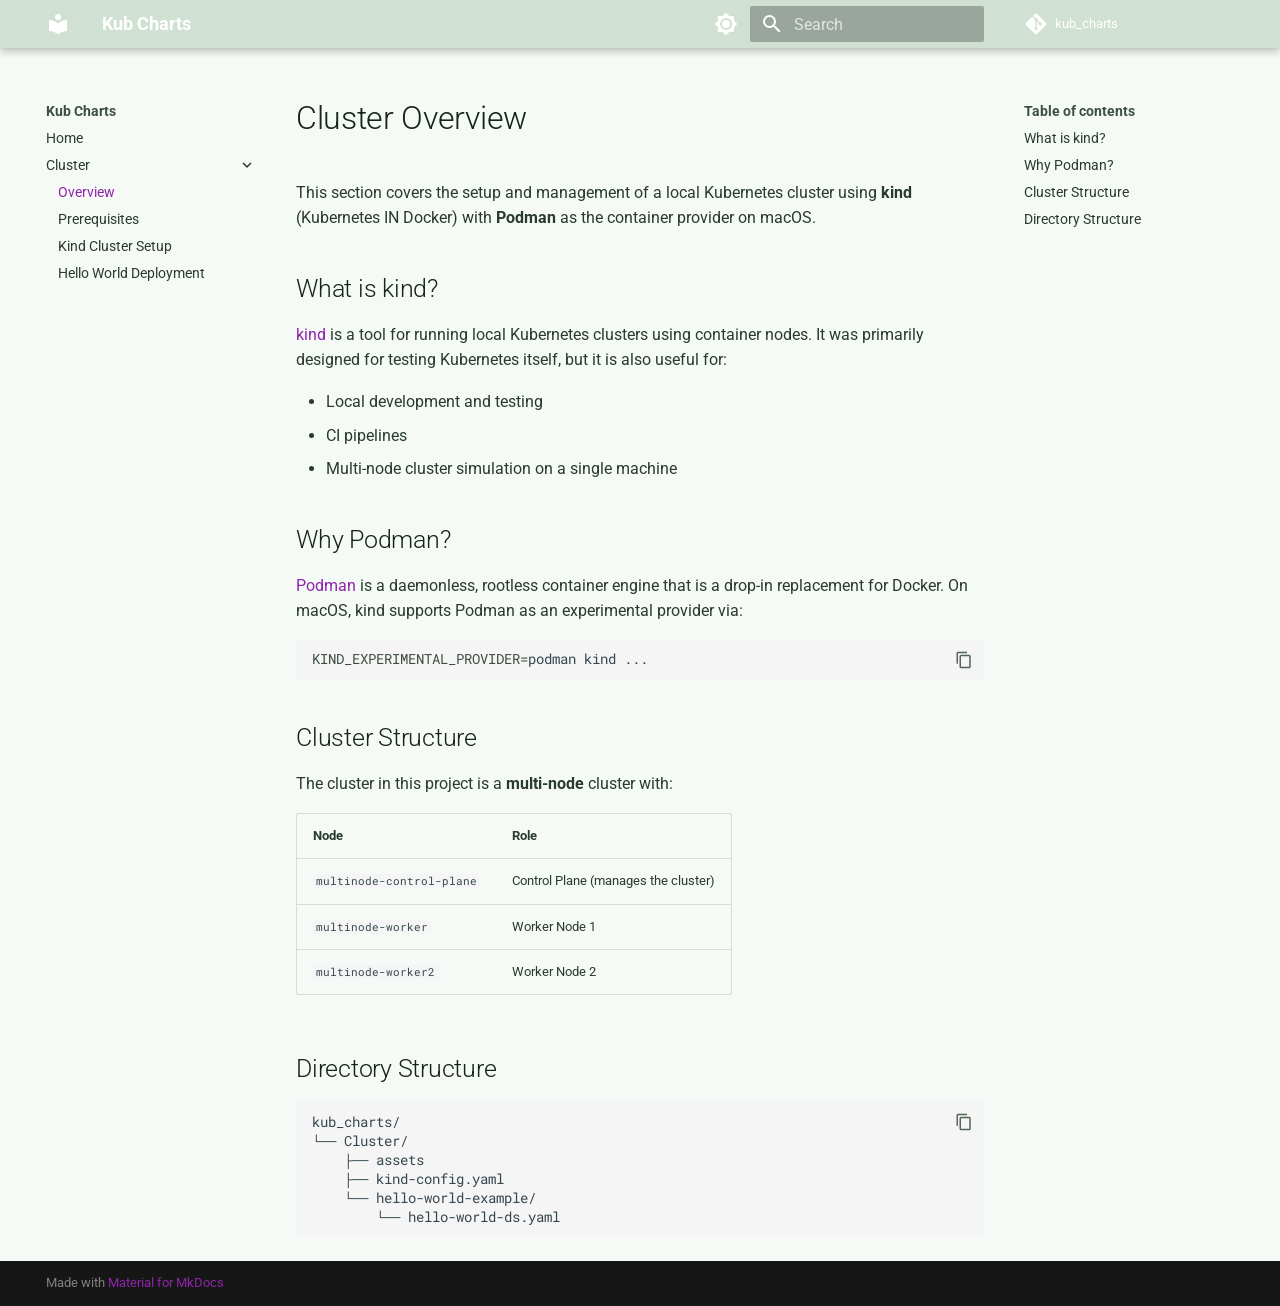
<file: Cluster/Overview/index.html>
<!doctype html>
<html lang="en" class="no-js">
  <head>
    
      <meta charset="utf-8">
      <meta name="viewport" content="width=device-width,initial-scale=1">
      
      
      
        <link rel="canonical" href="https://Rishita95.github.io/kub_charts/Cluster/Overview/">
      
      
        <link rel="prev" href="../..">
      
      
        <link rel="next" href="../Prerequisites/">
      
      
        
      
      
      <link rel="icon" href="../../assets/images/favicon.png">
      <meta name="generator" content="mkdocs-1.6.1, mkdocs-material-9.7.5">
    
    
      
        <title>Overview - Kub Charts</title>
      
    
    
      <link rel="stylesheet" href="../../assets/stylesheets/main.484c7ddc.min.css">
      
        
        <link rel="stylesheet" href="../../assets/stylesheets/palette.ab4e12ef.min.css">
      
      


    
    
      
    
    
      
        
        
        <link rel="preconnect" href="https://fonts.gstatic.com" crossorigin>
        <link rel="stylesheet" href="https://fonts.googleapis.com/css?family=Roboto:300,300i,400,400i,700,700i%7CRoboto+Mono:400,400i,700,700i&display=fallback">
        <style>:root{--md-text-font:"Roboto";--md-code-font:"Roboto Mono"}</style>
      
    
    
      <link rel="stylesheet" href="../../stylesheets/extra.css">
    
    <script>__md_scope=new URL("../..",location),__md_hash=e=>[...e].reduce(((e,_)=>(e<<5)-e+_.charCodeAt(0)),0),__md_get=(e,_=localStorage,t=__md_scope)=>JSON.parse(_.getItem(t.pathname+"."+e)),__md_set=(e,_,t=localStorage,a=__md_scope)=>{try{t.setItem(a.pathname+"."+e,JSON.stringify(_))}catch(e){}}</script>
    
      

    
    
  </head>
  
  
    
    
      
    
    
    
    
    <body dir="ltr" data-md-color-scheme="default" data-md-color-primary="custom" data-md-color-accent="custom">
  
    
    <input class="md-toggle" data-md-toggle="drawer" type="checkbox" id="__drawer" autocomplete="off">
    <input class="md-toggle" data-md-toggle="search" type="checkbox" id="__search" autocomplete="off">
    <label class="md-overlay" for="__drawer"></label>
    <div data-md-component="skip">
      
        
        <a href="#cluster-overview" class="md-skip">
          Skip to content
        </a>
      
    </div>
    <div data-md-component="announce">
      
    </div>
    
    
      

  

<header class="md-header md-header--shadow" data-md-component="header">
  <nav class="md-header__inner md-grid" aria-label="Header">
    <a href="../.." title="Kub Charts" class="md-header__button md-logo" aria-label="Kub Charts" data-md-component="logo">
      
  
  <svg xmlns="http://www.w3.org/2000/svg" viewBox="0 0 24 24"><path d="M12 8a3 3 0 0 0 3-3 3 3 0 0 0-3-3 3 3 0 0 0-3 3 3 3 0 0 0 3 3m0 3.54C9.64 9.35 6.5 8 3 8v11c3.5 0 6.64 1.35 9 3.54 2.36-2.19 5.5-3.54 9-3.54V8c-3.5 0-6.64 1.35-9 3.54"/></svg>

    </a>
    <label class="md-header__button md-icon" for="__drawer">
      
      <svg xmlns="http://www.w3.org/2000/svg" viewBox="0 0 24 24"><path d="M3 6h18v2H3zm0 5h18v2H3zm0 5h18v2H3z"/></svg>
    </label>
    <div class="md-header__title" data-md-component="header-title">
      <div class="md-header__ellipsis">
        <div class="md-header__topic">
          <span class="md-ellipsis">
            Kub Charts
          </span>
        </div>
        <div class="md-header__topic" data-md-component="header-topic">
          <span class="md-ellipsis">
            
              Overview
            
          </span>
        </div>
      </div>
    </div>
    
      
        <form class="md-header__option" data-md-component="palette">
  
    
    
    
    <input class="md-option" data-md-color-media="" data-md-color-scheme="default" data-md-color-primary="custom" data-md-color-accent="custom"  aria-label="Switch to dark mode"  type="radio" name="__palette" id="__palette_0">
    
      <label class="md-header__button md-icon" title="Switch to dark mode" for="__palette_1" hidden>
        <svg xmlns="http://www.w3.org/2000/svg" viewBox="0 0 24 24"><path d="M12 8a4 4 0 0 0-4 4 4 4 0 0 0 4 4 4 4 0 0 0 4-4 4 4 0 0 0-4-4m0 10a6 6 0 0 1-6-6 6 6 0 0 1 6-6 6 6 0 0 1 6 6 6 6 0 0 1-6 6m8-9.31V4h-4.69L12 .69 8.69 4H4v4.69L.69 12 4 15.31V20h4.69L12 23.31 15.31 20H20v-4.69L23.31 12z"/></svg>
      </label>
    
  
    
    
    
    <input class="md-option" data-md-color-media="" data-md-color-scheme="slate" data-md-color-primary="custom" data-md-color-accent="custom"  aria-label="Switch to light mode"  type="radio" name="__palette" id="__palette_1">
    
      <label class="md-header__button md-icon" title="Switch to light mode" for="__palette_0" hidden>
        <svg xmlns="http://www.w3.org/2000/svg" viewBox="0 0 24 24"><path d="M12 18c-.89 0-1.74-.2-2.5-.55C11.56 16.5 13 14.42 13 12s-1.44-4.5-3.5-5.45C10.26 6.2 11.11 6 12 6a6 6 0 0 1 6 6 6 6 0 0 1-6 6m8-9.31V4h-4.69L12 .69 8.69 4H4v4.69L.69 12 4 15.31V20h4.69L12 23.31 15.31 20H20v-4.69L23.31 12z"/></svg>
      </label>
    
  
</form>
      
    
    
      <script>var palette=__md_get("__palette");if(palette&&palette.color){if("(prefers-color-scheme)"===palette.color.media){var media=matchMedia("(prefers-color-scheme: light)"),input=document.querySelector(media.matches?"[data-md-color-media='(prefers-color-scheme: light)']":"[data-md-color-media='(prefers-color-scheme: dark)']");palette.color.media=input.getAttribute("data-md-color-media"),palette.color.scheme=input.getAttribute("data-md-color-scheme"),palette.color.primary=input.getAttribute("data-md-color-primary"),palette.color.accent=input.getAttribute("data-md-color-accent")}for(var[key,value]of Object.entries(palette.color))document.body.setAttribute("data-md-color-"+key,value)}</script>
    
    
    
      
      
        <label class="md-header__button md-icon" for="__search">
          
          <svg xmlns="http://www.w3.org/2000/svg" viewBox="0 0 24 24"><path d="M9.5 3A6.5 6.5 0 0 1 16 9.5c0 1.61-.59 3.09-1.56 4.23l.27.27h.79l5 5-1.5 1.5-5-5v-.79l-.27-.27A6.52 6.52 0 0 1 9.5 16 6.5 6.5 0 0 1 3 9.5 6.5 6.5 0 0 1 9.5 3m0 2C7 5 5 7 5 9.5S7 14 9.5 14 14 12 14 9.5 12 5 9.5 5"/></svg>
        </label>
        <div class="md-search" data-md-component="search" role="dialog">
  <label class="md-search__overlay" for="__search"></label>
  <div class="md-search__inner" role="search">
    <form class="md-search__form" name="search">
      <input type="text" class="md-search__input" name="query" aria-label="Search" placeholder="Search" autocapitalize="off" autocorrect="off" autocomplete="off" spellcheck="false" data-md-component="search-query" required>
      <label class="md-search__icon md-icon" for="__search">
        
        <svg xmlns="http://www.w3.org/2000/svg" viewBox="0 0 24 24"><path d="M9.5 3A6.5 6.5 0 0 1 16 9.5c0 1.61-.59 3.09-1.56 4.23l.27.27h.79l5 5-1.5 1.5-5-5v-.79l-.27-.27A6.52 6.52 0 0 1 9.5 16 6.5 6.5 0 0 1 3 9.5 6.5 6.5 0 0 1 9.5 3m0 2C7 5 5 7 5 9.5S7 14 9.5 14 14 12 14 9.5 12 5 9.5 5"/></svg>
        
        <svg xmlns="http://www.w3.org/2000/svg" viewBox="0 0 24 24"><path d="M20 11v2H8l5.5 5.5-1.42 1.42L4.16 12l7.92-7.92L13.5 5.5 8 11z"/></svg>
      </label>
      <nav class="md-search__options" aria-label="Search">
        
        <button type="reset" class="md-search__icon md-icon" title="Clear" aria-label="Clear" tabindex="-1">
          
          <svg xmlns="http://www.w3.org/2000/svg" viewBox="0 0 24 24"><path d="M19 6.41 17.59 5 12 10.59 6.41 5 5 6.41 10.59 12 5 17.59 6.41 19 12 13.41 17.59 19 19 17.59 13.41 12z"/></svg>
        </button>
      </nav>
      
    </form>
    <div class="md-search__output">
      <div class="md-search__scrollwrap" tabindex="0" data-md-scrollfix>
        <div class="md-search-result" data-md-component="search-result">
          <div class="md-search-result__meta">
            Initializing search
          </div>
          <ol class="md-search-result__list" role="presentation"></ol>
        </div>
      </div>
    </div>
  </div>
</div>
      
    
    
      <div class="md-header__source">
        <a href="https://github.com/Rishita95/kub_charts" title="Go to repository" class="md-source" data-md-component="source">
  <div class="md-source__icon md-icon">
    
    <svg xmlns="http://www.w3.org/2000/svg" viewBox="0 0 448 512"><!--! Font Awesome Free 7.1.0 by @fontawesome - https://fontawesome.com License - https://fontawesome.com/license/free (Icons: CC BY 4.0, Fonts: SIL OFL 1.1, Code: MIT License) Copyright 2025 Fonticons, Inc.--><path d="M439.6 236.1 244 40.5c-5.4-5.5-12.8-8.5-20.4-8.5s-15 3-20.4 8.4L162.5 81l51.5 51.5c27.1-9.1 52.7 16.8 43.4 43.7l49.7 49.7c34.2-11.8 61.2 31 35.5 56.7-26.5 26.5-70.2-2.9-56-37.3L240.3 199v121.9c25.3 12.5 22.3 41.8 9.1 55-6.4 6.4-15.2 10.1-24.3 10.1s-17.8-3.6-24.3-10.1c-17.6-17.6-11.1-46.9 11.2-56v-123c-20.8-8.5-24.6-30.7-18.6-45L142.6 101 8.5 235.1C3 240.6 0 247.9 0 255.5s3 15 8.5 20.4l195.6 195.7c5.4 5.4 12.7 8.4 20.4 8.4s15-3 20.4-8.4l194.7-194.7c5.4-5.4 8.4-12.8 8.4-20.4s-3-15-8.4-20.4"/></svg>
  </div>
  <div class="md-source__repository">
    kub_charts
  </div>
</a>
      </div>
    
  </nav>
  
</header>
    
    <div class="md-container" data-md-component="container">
      
      
        
          
        
      
      <main class="md-main" data-md-component="main">
        <div class="md-main__inner md-grid">
          
            
              
              <div class="md-sidebar md-sidebar--primary" data-md-component="sidebar" data-md-type="navigation" >
                <div class="md-sidebar__scrollwrap">
                  <div class="md-sidebar__inner">
                    



<nav class="md-nav md-nav--primary" aria-label="Navigation" data-md-level="0">
  <label class="md-nav__title" for="__drawer">
    <a href="../.." title="Kub Charts" class="md-nav__button md-logo" aria-label="Kub Charts" data-md-component="logo">
      
  
  <svg xmlns="http://www.w3.org/2000/svg" viewBox="0 0 24 24"><path d="M12 8a3 3 0 0 0 3-3 3 3 0 0 0-3-3 3 3 0 0 0-3 3 3 3 0 0 0 3 3m0 3.54C9.64 9.35 6.5 8 3 8v11c3.5 0 6.64 1.35 9 3.54 2.36-2.19 5.5-3.54 9-3.54V8c-3.5 0-6.64 1.35-9 3.54"/></svg>

    </a>
    Kub Charts
  </label>
  
    <div class="md-nav__source">
      <a href="https://github.com/Rishita95/kub_charts" title="Go to repository" class="md-source" data-md-component="source">
  <div class="md-source__icon md-icon">
    
    <svg xmlns="http://www.w3.org/2000/svg" viewBox="0 0 448 512"><!--! Font Awesome Free 7.1.0 by @fontawesome - https://fontawesome.com License - https://fontawesome.com/license/free (Icons: CC BY 4.0, Fonts: SIL OFL 1.1, Code: MIT License) Copyright 2025 Fonticons, Inc.--><path d="M439.6 236.1 244 40.5c-5.4-5.5-12.8-8.5-20.4-8.5s-15 3-20.4 8.4L162.5 81l51.5 51.5c27.1-9.1 52.7 16.8 43.4 43.7l49.7 49.7c34.2-11.8 61.2 31 35.5 56.7-26.5 26.5-70.2-2.9-56-37.3L240.3 199v121.9c25.3 12.5 22.3 41.8 9.1 55-6.4 6.4-15.2 10.1-24.3 10.1s-17.8-3.6-24.3-10.1c-17.6-17.6-11.1-46.9 11.2-56v-123c-20.8-8.5-24.6-30.7-18.6-45L142.6 101 8.5 235.1C3 240.6 0 247.9 0 255.5s3 15 8.5 20.4l195.6 195.7c5.4 5.4 12.7 8.4 20.4 8.4s15-3 20.4-8.4l194.7-194.7c5.4-5.4 8.4-12.8 8.4-20.4s-3-15-8.4-20.4"/></svg>
  </div>
  <div class="md-source__repository">
    kub_charts
  </div>
</a>
    </div>
  
  <ul class="md-nav__list" data-md-scrollfix>
    
      
      
  
  
  
  
    <li class="md-nav__item">
      <a href="../.." class="md-nav__link">
        
  
  
  <span class="md-ellipsis">
    
  
    Home
  

    
  </span>
  
  

      </a>
    </li>
  

    
      
      
  
  
    
  
  
  
    
    
    
    
    
    <li class="md-nav__item md-nav__item--active md-nav__item--nested">
      
        
        
        <input class="md-nav__toggle md-toggle " type="checkbox" id="__nav_2" checked>
        
          
          <label class="md-nav__link" for="__nav_2" id="__nav_2_label" tabindex="0">
            
  
  
  <span class="md-ellipsis">
    
  
    Cluster
  

    
  </span>
  
  

            <span class="md-nav__icon md-icon"></span>
          </label>
        
        <nav class="md-nav" data-md-level="1" aria-labelledby="__nav_2_label" aria-expanded="true">
          <label class="md-nav__title" for="__nav_2">
            <span class="md-nav__icon md-icon"></span>
            
  
    Cluster
  

          </label>
          <ul class="md-nav__list" data-md-scrollfix>
            
              
                
  
  
    
  
  
  
    <li class="md-nav__item md-nav__item--active">
      
      <input class="md-nav__toggle md-toggle" type="checkbox" id="__toc">
      
      
        
      
      
        <label class="md-nav__link md-nav__link--active" for="__toc">
          
  
  
  <span class="md-ellipsis">
    
  
    Overview
  

    
  </span>
  
  

          <span class="md-nav__icon md-icon"></span>
        </label>
      
      <a href="./" class="md-nav__link md-nav__link--active">
        
  
  
  <span class="md-ellipsis">
    
  
    Overview
  

    
  </span>
  
  

      </a>
      
        

<nav class="md-nav md-nav--secondary" aria-label="Table of contents">
  
  
  
    
  
  
    <label class="md-nav__title" for="__toc">
      <span class="md-nav__icon md-icon"></span>
      Table of contents
    </label>
    <ul class="md-nav__list" data-md-component="toc" data-md-scrollfix>
      
        <li class="md-nav__item">
  <a href="#what-is-kind" class="md-nav__link">
    <span class="md-ellipsis">
      
        What is kind?
      
    </span>
  </a>
  
</li>
      
        <li class="md-nav__item">
  <a href="#why-podman" class="md-nav__link">
    <span class="md-ellipsis">
      
        Why Podman?
      
    </span>
  </a>
  
</li>
      
        <li class="md-nav__item">
  <a href="#cluster-structure" class="md-nav__link">
    <span class="md-ellipsis">
      
        Cluster Structure
      
    </span>
  </a>
  
</li>
      
        <li class="md-nav__item">
  <a href="#directory-structure" class="md-nav__link">
    <span class="md-ellipsis">
      
        Directory Structure
      
    </span>
  </a>
  
</li>
      
    </ul>
  
</nav>
      
    </li>
  

              
            
              
                
  
  
  
  
    <li class="md-nav__item">
      <a href="../Prerequisites/" class="md-nav__link">
        
  
  
  <span class="md-ellipsis">
    
  
    Prerequisites
  

    
  </span>
  
  

      </a>
    </li>
  

              
            
              
                
  
  
  
  
    <li class="md-nav__item">
      <a href="../Kind_Cluster_Setup/" class="md-nav__link">
        
  
  
  <span class="md-ellipsis">
    
  
    Kind Cluster Setup
  

    
  </span>
  
  

      </a>
    </li>
  

              
            
              
                
  
  
  
  
    <li class="md-nav__item">
      <a href="../Hello_World/" class="md-nav__link">
        
  
  
  <span class="md-ellipsis">
    
  
    Hello World Deployment
  

    
  </span>
  
  

      </a>
    </li>
  

              
            
          </ul>
        </nav>
      
    </li>
  

    
  </ul>
</nav>
                  </div>
                </div>
              </div>
            
            
              
              <div class="md-sidebar md-sidebar--secondary" data-md-component="sidebar" data-md-type="toc" >
                <div class="md-sidebar__scrollwrap">
                  <div class="md-sidebar__inner">
                    

<nav class="md-nav md-nav--secondary" aria-label="Table of contents">
  
  
  
    
  
  
    <label class="md-nav__title" for="__toc">
      <span class="md-nav__icon md-icon"></span>
      Table of contents
    </label>
    <ul class="md-nav__list" data-md-component="toc" data-md-scrollfix>
      
        <li class="md-nav__item">
  <a href="#what-is-kind" class="md-nav__link">
    <span class="md-ellipsis">
      
        What is kind?
      
    </span>
  </a>
  
</li>
      
        <li class="md-nav__item">
  <a href="#why-podman" class="md-nav__link">
    <span class="md-ellipsis">
      
        Why Podman?
      
    </span>
  </a>
  
</li>
      
        <li class="md-nav__item">
  <a href="#cluster-structure" class="md-nav__link">
    <span class="md-ellipsis">
      
        Cluster Structure
      
    </span>
  </a>
  
</li>
      
        <li class="md-nav__item">
  <a href="#directory-structure" class="md-nav__link">
    <span class="md-ellipsis">
      
        Directory Structure
      
    </span>
  </a>
  
</li>
      
    </ul>
  
</nav>
                  </div>
                </div>
              </div>
            
          
          
            <div class="md-content" data-md-component="content">
              
              <article class="md-content__inner md-typeset">
                
                  


  
  


<h1 id="cluster-overview">Cluster Overview</h1>
<p>This section covers the setup and management of a local Kubernetes cluster using <strong>kind</strong> (Kubernetes IN Docker) with <strong>Podman</strong> as the container provider on macOS.</p>
<h2 id="what-is-kind">What is kind?</h2>
<p><a href="https://kind.sigs.k8s.io/">kind</a> is a tool for running local Kubernetes clusters using container nodes. It was primarily designed for testing Kubernetes itself, but it is also useful for:</p>
<ul>
<li>Local development and testing</li>
<li>CI pipelines</li>
<li>Multi-node cluster simulation on a single machine</li>
</ul>
<h2 id="why-podman">Why Podman?</h2>
<p><a href="https://podman.io/">Podman</a> is a daemonless, rootless container engine that is a drop-in replacement for Docker. On macOS, kind supports Podman as an experimental provider via:</p>
<div class="language-bash highlight"><pre><span></span><code><span id="__span-0-1"><a id="__codelineno-0-1" name="__codelineno-0-1" href="#__codelineno-0-1"></a><span class="nv">KIND_EXPERIMENTAL_PROVIDER</span><span class="o">=</span>podman<span class="w"> </span>kind<span class="w"> </span>...
</span></code></pre></div>
<h2 id="cluster-structure">Cluster Structure</h2>
<p>The cluster in this project is a <strong>multi-node</strong> cluster with:</p>
<table>
<thead>
<tr>
<th>Node</th>
<th>Role</th>
</tr>
</thead>
<tbody>
<tr>
<td><code>multinode-control-plane</code></td>
<td>Control Plane (manages the cluster)</td>
</tr>
<tr>
<td><code>multinode-worker</code></td>
<td>Worker Node 1</td>
</tr>
<tr>
<td><code>multinode-worker2</code></td>
<td>Worker Node 2</td>
</tr>
</tbody>
</table>
<h2 id="directory-structure">Directory Structure</h2>
<div class="language-text highlight"><pre><span></span><code><span id="__span-1-1"><a id="__codelineno-1-1" name="__codelineno-1-1" href="#__codelineno-1-1"></a>kub_charts/
</span><span id="__span-1-2"><a id="__codelineno-1-2" name="__codelineno-1-2" href="#__codelineno-1-2"></a>└── Cluster/
</span><span id="__span-1-3"><a id="__codelineno-1-3" name="__codelineno-1-3" href="#__codelineno-1-3"></a>    ├── assets
</span><span id="__span-1-4"><a id="__codelineno-1-4" name="__codelineno-1-4" href="#__codelineno-1-4"></a>    ├── kind-config.yaml
</span><span id="__span-1-5"><a id="__codelineno-1-5" name="__codelineno-1-5" href="#__codelineno-1-5"></a>    └── hello-world-example/
</span><span id="__span-1-6"><a id="__codelineno-1-6" name="__codelineno-1-6" href="#__codelineno-1-6"></a>        └── hello-world-ds.yaml
</span></code></pre></div>












                
              </article>
            </div>
          
          
<script>var target=document.getElementById(location.hash.slice(1));target&&target.name&&(target.checked=target.name.startsWith("__tabbed_"))</script>
        </div>
        
      </main>
      
        <footer class="md-footer">
  
  <div class="md-footer-meta md-typeset">
    <div class="md-footer-meta__inner md-grid">
      <div class="md-copyright">
  
  
    Made with
    <a href="https://squidfunk.github.io/mkdocs-material/" target="_blank" rel="noopener">
      Material for MkDocs
    </a>
  
</div>
      
    </div>
  </div>
</footer>
      
    </div>
    <div class="md-dialog" data-md-component="dialog">
      <div class="md-dialog__inner md-typeset"></div>
    </div>
    
    
    
      
      
      <script id="__config" type="application/json">{"annotate": null, "base": "../..", "features": ["content.code.copy"], "search": "../../assets/javascripts/workers/search.2c215733.min.js", "tags": null, "translations": {"clipboard.copied": "Copied to clipboard", "clipboard.copy": "Copy to clipboard", "search.result.more.one": "1 more on this page", "search.result.more.other": "# more on this page", "search.result.none": "No matching documents", "search.result.one": "1 matching document", "search.result.other": "# matching documents", "search.result.placeholder": "Type to start searching", "search.result.term.missing": "Missing", "select.version": "Select version"}, "version": null}</script>
    
    
      <script src="../../assets/javascripts/bundle.79ae519e.min.js"></script>
      
    
  </body>
</html>
</file>
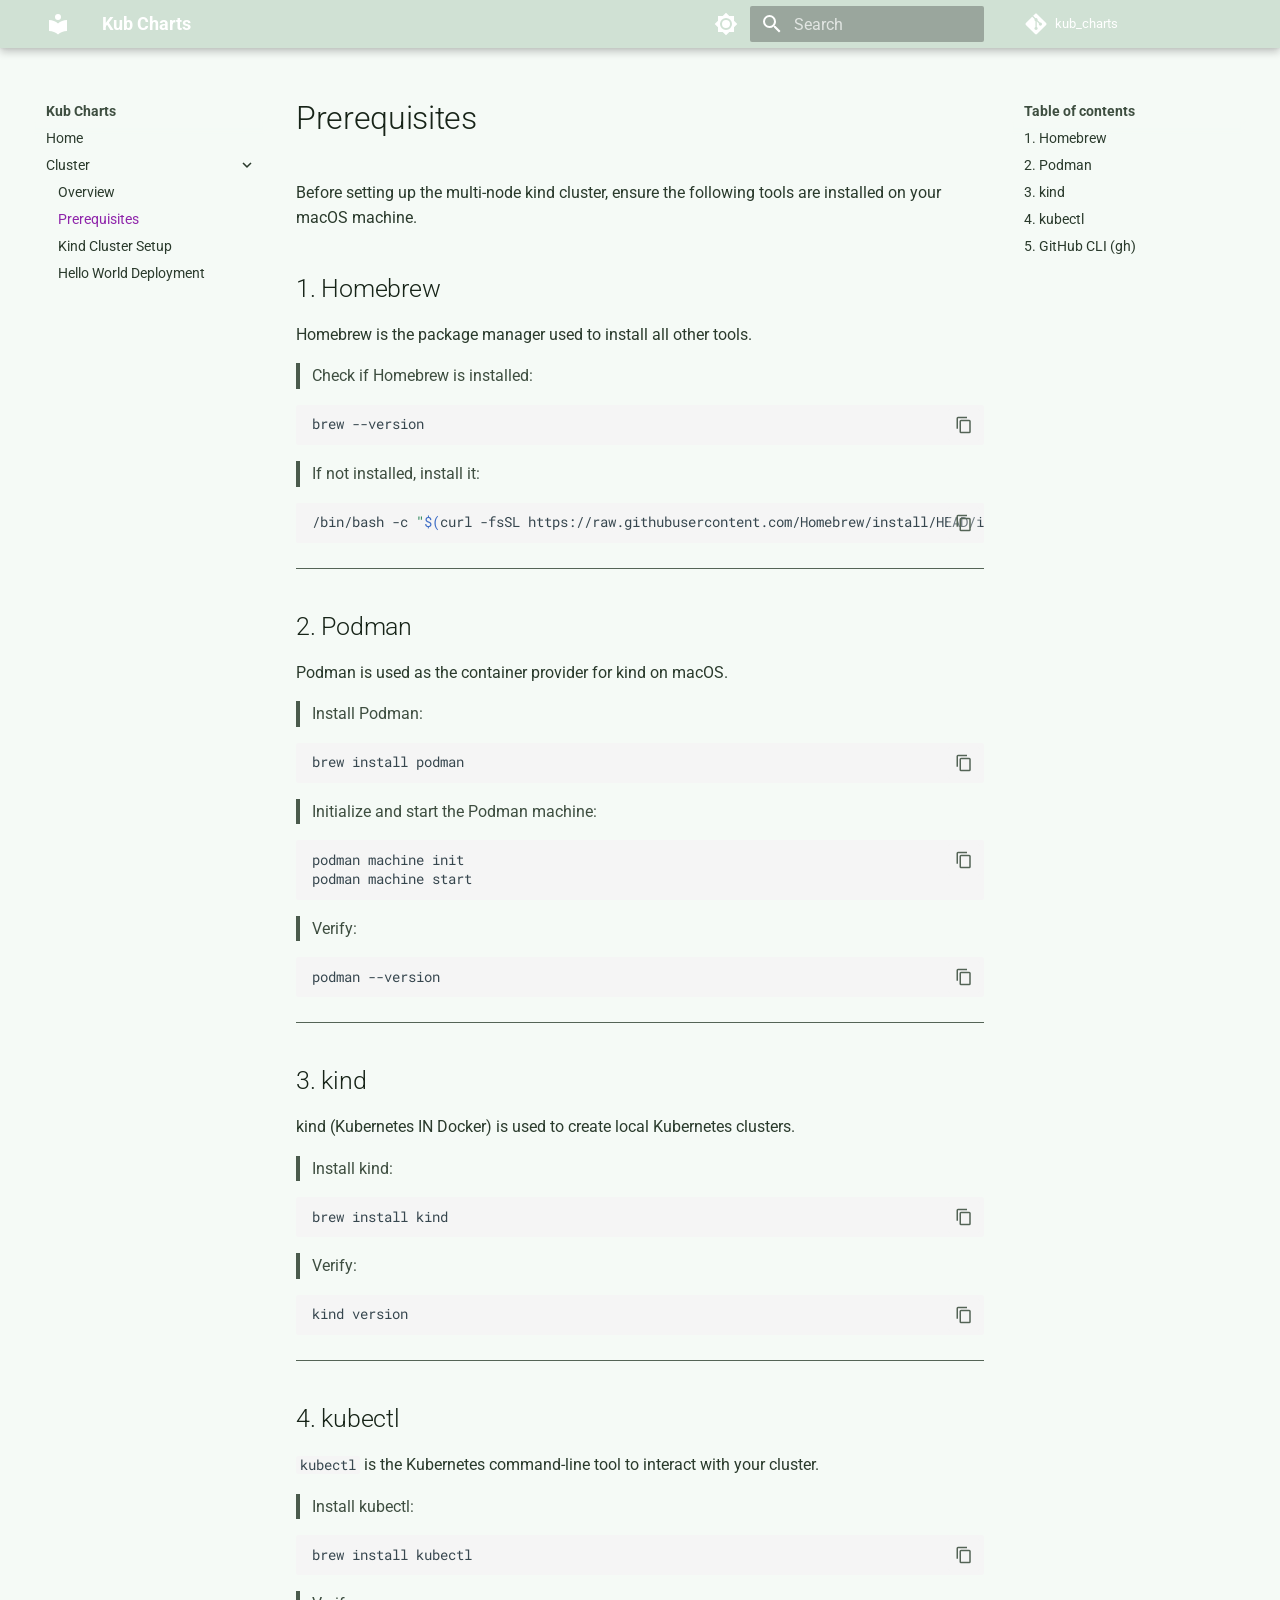
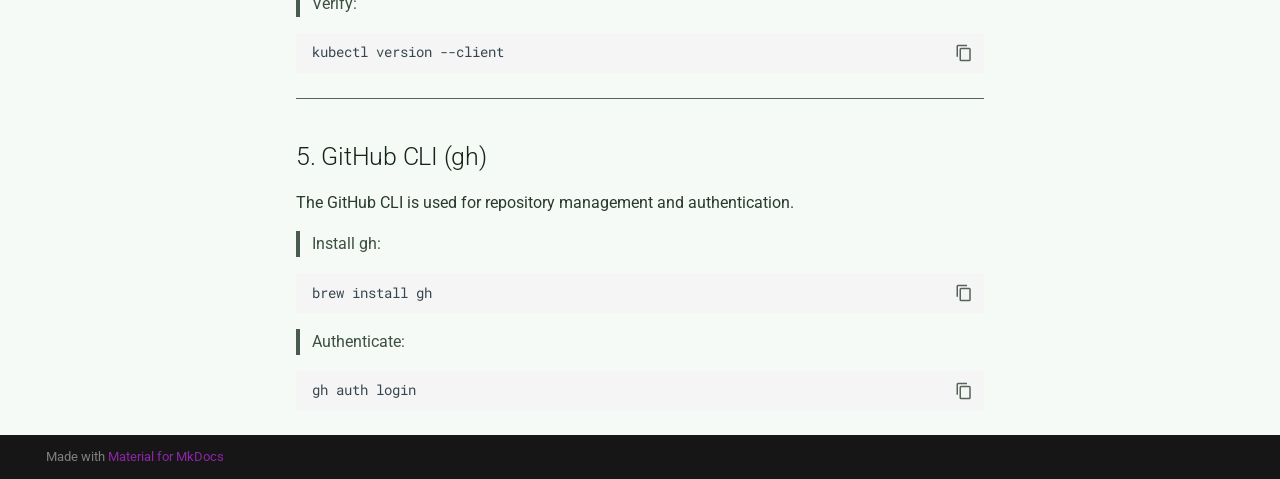
<file: Cluster/Prerequisites/index.html>
<!doctype html>
<html lang="en" class="no-js">
  <head>
    
      <meta charset="utf-8">
      <meta name="viewport" content="width=device-width,initial-scale=1">
      
      
      
        <link rel="canonical" href="https://Rishita95.github.io/kub_charts/Cluster/Prerequisites/">
      
      
        <link rel="prev" href="../Overview/">
      
      
        <link rel="next" href="../Kind_Cluster_Setup/">
      
      
        
      
      
      <link rel="icon" href="../../assets/images/favicon.png">
      <meta name="generator" content="mkdocs-1.6.1, mkdocs-material-9.7.5">
    
    
      
        <title>Prerequisites - Kub Charts</title>
      
    
    
      <link rel="stylesheet" href="../../assets/stylesheets/main.484c7ddc.min.css">
      
        
        <link rel="stylesheet" href="../../assets/stylesheets/palette.ab4e12ef.min.css">
      
      


    
    
      
    
    
      
        
        
        <link rel="preconnect" href="https://fonts.gstatic.com" crossorigin>
        <link rel="stylesheet" href="https://fonts.googleapis.com/css?family=Roboto:300,300i,400,400i,700,700i%7CRoboto+Mono:400,400i,700,700i&display=fallback">
        <style>:root{--md-text-font:"Roboto";--md-code-font:"Roboto Mono"}</style>
      
    
    
      <link rel="stylesheet" href="../../stylesheets/extra.css">
    
    <script>__md_scope=new URL("../..",location),__md_hash=e=>[...e].reduce(((e,_)=>(e<<5)-e+_.charCodeAt(0)),0),__md_get=(e,_=localStorage,t=__md_scope)=>JSON.parse(_.getItem(t.pathname+"."+e)),__md_set=(e,_,t=localStorage,a=__md_scope)=>{try{t.setItem(a.pathname+"."+e,JSON.stringify(_))}catch(e){}}</script>
    
      

    
    
  </head>
  
  
    
    
      
    
    
    
    
    <body dir="ltr" data-md-color-scheme="default" data-md-color-primary="custom" data-md-color-accent="custom">
  
    
    <input class="md-toggle" data-md-toggle="drawer" type="checkbox" id="__drawer" autocomplete="off">
    <input class="md-toggle" data-md-toggle="search" type="checkbox" id="__search" autocomplete="off">
    <label class="md-overlay" for="__drawer"></label>
    <div data-md-component="skip">
      
        
        <a href="#prerequisites" class="md-skip">
          Skip to content
        </a>
      
    </div>
    <div data-md-component="announce">
      
    </div>
    
    
      

  

<header class="md-header md-header--shadow" data-md-component="header">
  <nav class="md-header__inner md-grid" aria-label="Header">
    <a href="../.." title="Kub Charts" class="md-header__button md-logo" aria-label="Kub Charts" data-md-component="logo">
      
  
  <svg xmlns="http://www.w3.org/2000/svg" viewBox="0 0 24 24"><path d="M12 8a3 3 0 0 0 3-3 3 3 0 0 0-3-3 3 3 0 0 0-3 3 3 3 0 0 0 3 3m0 3.54C9.64 9.35 6.5 8 3 8v11c3.5 0 6.64 1.35 9 3.54 2.36-2.19 5.5-3.54 9-3.54V8c-3.5 0-6.64 1.35-9 3.54"/></svg>

    </a>
    <label class="md-header__button md-icon" for="__drawer">
      
      <svg xmlns="http://www.w3.org/2000/svg" viewBox="0 0 24 24"><path d="M3 6h18v2H3zm0 5h18v2H3zm0 5h18v2H3z"/></svg>
    </label>
    <div class="md-header__title" data-md-component="header-title">
      <div class="md-header__ellipsis">
        <div class="md-header__topic">
          <span class="md-ellipsis">
            Kub Charts
          </span>
        </div>
        <div class="md-header__topic" data-md-component="header-topic">
          <span class="md-ellipsis">
            
              Prerequisites
            
          </span>
        </div>
      </div>
    </div>
    
      
        <form class="md-header__option" data-md-component="palette">
  
    
    
    
    <input class="md-option" data-md-color-media="" data-md-color-scheme="default" data-md-color-primary="custom" data-md-color-accent="custom"  aria-label="Switch to dark mode"  type="radio" name="__palette" id="__palette_0">
    
      <label class="md-header__button md-icon" title="Switch to dark mode" for="__palette_1" hidden>
        <svg xmlns="http://www.w3.org/2000/svg" viewBox="0 0 24 24"><path d="M12 8a4 4 0 0 0-4 4 4 4 0 0 0 4 4 4 4 0 0 0 4-4 4 4 0 0 0-4-4m0 10a6 6 0 0 1-6-6 6 6 0 0 1 6-6 6 6 0 0 1 6 6 6 6 0 0 1-6 6m8-9.31V4h-4.69L12 .69 8.69 4H4v4.69L.69 12 4 15.31V20h4.69L12 23.31 15.31 20H20v-4.69L23.31 12z"/></svg>
      </label>
    
  
    
    
    
    <input class="md-option" data-md-color-media="" data-md-color-scheme="slate" data-md-color-primary="custom" data-md-color-accent="custom"  aria-label="Switch to light mode"  type="radio" name="__palette" id="__palette_1">
    
      <label class="md-header__button md-icon" title="Switch to light mode" for="__palette_0" hidden>
        <svg xmlns="http://www.w3.org/2000/svg" viewBox="0 0 24 24"><path d="M12 18c-.89 0-1.74-.2-2.5-.55C11.56 16.5 13 14.42 13 12s-1.44-4.5-3.5-5.45C10.26 6.2 11.11 6 12 6a6 6 0 0 1 6 6 6 6 0 0 1-6 6m8-9.31V4h-4.69L12 .69 8.69 4H4v4.69L.69 12 4 15.31V20h4.69L12 23.31 15.31 20H20v-4.69L23.31 12z"/></svg>
      </label>
    
  
</form>
      
    
    
      <script>var palette=__md_get("__palette");if(palette&&palette.color){if("(prefers-color-scheme)"===palette.color.media){var media=matchMedia("(prefers-color-scheme: light)"),input=document.querySelector(media.matches?"[data-md-color-media='(prefers-color-scheme: light)']":"[data-md-color-media='(prefers-color-scheme: dark)']");palette.color.media=input.getAttribute("data-md-color-media"),palette.color.scheme=input.getAttribute("data-md-color-scheme"),palette.color.primary=input.getAttribute("data-md-color-primary"),palette.color.accent=input.getAttribute("data-md-color-accent")}for(var[key,value]of Object.entries(palette.color))document.body.setAttribute("data-md-color-"+key,value)}</script>
    
    
    
      
      
        <label class="md-header__button md-icon" for="__search">
          
          <svg xmlns="http://www.w3.org/2000/svg" viewBox="0 0 24 24"><path d="M9.5 3A6.5 6.5 0 0 1 16 9.5c0 1.61-.59 3.09-1.56 4.23l.27.27h.79l5 5-1.5 1.5-5-5v-.79l-.27-.27A6.52 6.52 0 0 1 9.5 16 6.5 6.5 0 0 1 3 9.5 6.5 6.5 0 0 1 9.5 3m0 2C7 5 5 7 5 9.5S7 14 9.5 14 14 12 14 9.5 12 5 9.5 5"/></svg>
        </label>
        <div class="md-search" data-md-component="search" role="dialog">
  <label class="md-search__overlay" for="__search"></label>
  <div class="md-search__inner" role="search">
    <form class="md-search__form" name="search">
      <input type="text" class="md-search__input" name="query" aria-label="Search" placeholder="Search" autocapitalize="off" autocorrect="off" autocomplete="off" spellcheck="false" data-md-component="search-query" required>
      <label class="md-search__icon md-icon" for="__search">
        
        <svg xmlns="http://www.w3.org/2000/svg" viewBox="0 0 24 24"><path d="M9.5 3A6.5 6.5 0 0 1 16 9.5c0 1.61-.59 3.09-1.56 4.23l.27.27h.79l5 5-1.5 1.5-5-5v-.79l-.27-.27A6.52 6.52 0 0 1 9.5 16 6.5 6.5 0 0 1 3 9.5 6.5 6.5 0 0 1 9.5 3m0 2C7 5 5 7 5 9.5S7 14 9.5 14 14 12 14 9.5 12 5 9.5 5"/></svg>
        
        <svg xmlns="http://www.w3.org/2000/svg" viewBox="0 0 24 24"><path d="M20 11v2H8l5.5 5.5-1.42 1.42L4.16 12l7.92-7.92L13.5 5.5 8 11z"/></svg>
      </label>
      <nav class="md-search__options" aria-label="Search">
        
        <button type="reset" class="md-search__icon md-icon" title="Clear" aria-label="Clear" tabindex="-1">
          
          <svg xmlns="http://www.w3.org/2000/svg" viewBox="0 0 24 24"><path d="M19 6.41 17.59 5 12 10.59 6.41 5 5 6.41 10.59 12 5 17.59 6.41 19 12 13.41 17.59 19 19 17.59 13.41 12z"/></svg>
        </button>
      </nav>
      
    </form>
    <div class="md-search__output">
      <div class="md-search__scrollwrap" tabindex="0" data-md-scrollfix>
        <div class="md-search-result" data-md-component="search-result">
          <div class="md-search-result__meta">
            Initializing search
          </div>
          <ol class="md-search-result__list" role="presentation"></ol>
        </div>
      </div>
    </div>
  </div>
</div>
      
    
    
      <div class="md-header__source">
        <a href="https://github.com/Rishita95/kub_charts" title="Go to repository" class="md-source" data-md-component="source">
  <div class="md-source__icon md-icon">
    
    <svg xmlns="http://www.w3.org/2000/svg" viewBox="0 0 448 512"><!--! Font Awesome Free 7.1.0 by @fontawesome - https://fontawesome.com License - https://fontawesome.com/license/free (Icons: CC BY 4.0, Fonts: SIL OFL 1.1, Code: MIT License) Copyright 2025 Fonticons, Inc.--><path d="M439.6 236.1 244 40.5c-5.4-5.5-12.8-8.5-20.4-8.5s-15 3-20.4 8.4L162.5 81l51.5 51.5c27.1-9.1 52.7 16.8 43.4 43.7l49.7 49.7c34.2-11.8 61.2 31 35.5 56.7-26.5 26.5-70.2-2.9-56-37.3L240.3 199v121.9c25.3 12.5 22.3 41.8 9.1 55-6.4 6.4-15.2 10.1-24.3 10.1s-17.8-3.6-24.3-10.1c-17.6-17.6-11.1-46.9 11.2-56v-123c-20.8-8.5-24.6-30.7-18.6-45L142.6 101 8.5 235.1C3 240.6 0 247.9 0 255.5s3 15 8.5 20.4l195.6 195.7c5.4 5.4 12.7 8.4 20.4 8.4s15-3 20.4-8.4l194.7-194.7c5.4-5.4 8.4-12.8 8.4-20.4s-3-15-8.4-20.4"/></svg>
  </div>
  <div class="md-source__repository">
    kub_charts
  </div>
</a>
      </div>
    
  </nav>
  
</header>
    
    <div class="md-container" data-md-component="container">
      
      
        
          
        
      
      <main class="md-main" data-md-component="main">
        <div class="md-main__inner md-grid">
          
            
              
              <div class="md-sidebar md-sidebar--primary" data-md-component="sidebar" data-md-type="navigation" >
                <div class="md-sidebar__scrollwrap">
                  <div class="md-sidebar__inner">
                    



<nav class="md-nav md-nav--primary" aria-label="Navigation" data-md-level="0">
  <label class="md-nav__title" for="__drawer">
    <a href="../.." title="Kub Charts" class="md-nav__button md-logo" aria-label="Kub Charts" data-md-component="logo">
      
  
  <svg xmlns="http://www.w3.org/2000/svg" viewBox="0 0 24 24"><path d="M12 8a3 3 0 0 0 3-3 3 3 0 0 0-3-3 3 3 0 0 0-3 3 3 3 0 0 0 3 3m0 3.54C9.64 9.35 6.5 8 3 8v11c3.5 0 6.64 1.35 9 3.54 2.36-2.19 5.5-3.54 9-3.54V8c-3.5 0-6.64 1.35-9 3.54"/></svg>

    </a>
    Kub Charts
  </label>
  
    <div class="md-nav__source">
      <a href="https://github.com/Rishita95/kub_charts" title="Go to repository" class="md-source" data-md-component="source">
  <div class="md-source__icon md-icon">
    
    <svg xmlns="http://www.w3.org/2000/svg" viewBox="0 0 448 512"><!--! Font Awesome Free 7.1.0 by @fontawesome - https://fontawesome.com License - https://fontawesome.com/license/free (Icons: CC BY 4.0, Fonts: SIL OFL 1.1, Code: MIT License) Copyright 2025 Fonticons, Inc.--><path d="M439.6 236.1 244 40.5c-5.4-5.5-12.8-8.5-20.4-8.5s-15 3-20.4 8.4L162.5 81l51.5 51.5c27.1-9.1 52.7 16.8 43.4 43.7l49.7 49.7c34.2-11.8 61.2 31 35.5 56.7-26.5 26.5-70.2-2.9-56-37.3L240.3 199v121.9c25.3 12.5 22.3 41.8 9.1 55-6.4 6.4-15.2 10.1-24.3 10.1s-17.8-3.6-24.3-10.1c-17.6-17.6-11.1-46.9 11.2-56v-123c-20.8-8.5-24.6-30.7-18.6-45L142.6 101 8.5 235.1C3 240.6 0 247.9 0 255.5s3 15 8.5 20.4l195.6 195.7c5.4 5.4 12.7 8.4 20.4 8.4s15-3 20.4-8.4l194.7-194.7c5.4-5.4 8.4-12.8 8.4-20.4s-3-15-8.4-20.4"/></svg>
  </div>
  <div class="md-source__repository">
    kub_charts
  </div>
</a>
    </div>
  
  <ul class="md-nav__list" data-md-scrollfix>
    
      
      
  
  
  
  
    <li class="md-nav__item">
      <a href="../.." class="md-nav__link">
        
  
  
  <span class="md-ellipsis">
    
  
    Home
  

    
  </span>
  
  

      </a>
    </li>
  

    
      
      
  
  
    
  
  
  
    
    
    
    
    
    <li class="md-nav__item md-nav__item--active md-nav__item--nested">
      
        
        
        <input class="md-nav__toggle md-toggle " type="checkbox" id="__nav_2" checked>
        
          
          <label class="md-nav__link" for="__nav_2" id="__nav_2_label" tabindex="0">
            
  
  
  <span class="md-ellipsis">
    
  
    Cluster
  

    
  </span>
  
  

            <span class="md-nav__icon md-icon"></span>
          </label>
        
        <nav class="md-nav" data-md-level="1" aria-labelledby="__nav_2_label" aria-expanded="true">
          <label class="md-nav__title" for="__nav_2">
            <span class="md-nav__icon md-icon"></span>
            
  
    Cluster
  

          </label>
          <ul class="md-nav__list" data-md-scrollfix>
            
              
                
  
  
  
  
    <li class="md-nav__item">
      <a href="../Overview/" class="md-nav__link">
        
  
  
  <span class="md-ellipsis">
    
  
    Overview
  

    
  </span>
  
  

      </a>
    </li>
  

              
            
              
                
  
  
    
  
  
  
    <li class="md-nav__item md-nav__item--active">
      
      <input class="md-nav__toggle md-toggle" type="checkbox" id="__toc">
      
      
        
      
      
        <label class="md-nav__link md-nav__link--active" for="__toc">
          
  
  
  <span class="md-ellipsis">
    
  
    Prerequisites
  

    
  </span>
  
  

          <span class="md-nav__icon md-icon"></span>
        </label>
      
      <a href="./" class="md-nav__link md-nav__link--active">
        
  
  
  <span class="md-ellipsis">
    
  
    Prerequisites
  

    
  </span>
  
  

      </a>
      
        

<nav class="md-nav md-nav--secondary" aria-label="Table of contents">
  
  
  
    
  
  
    <label class="md-nav__title" for="__toc">
      <span class="md-nav__icon md-icon"></span>
      Table of contents
    </label>
    <ul class="md-nav__list" data-md-component="toc" data-md-scrollfix>
      
        <li class="md-nav__item">
  <a href="#1-homebrew" class="md-nav__link">
    <span class="md-ellipsis">
      
        1. Homebrew
      
    </span>
  </a>
  
</li>
      
        <li class="md-nav__item">
  <a href="#2-podman" class="md-nav__link">
    <span class="md-ellipsis">
      
        2. Podman
      
    </span>
  </a>
  
</li>
      
        <li class="md-nav__item">
  <a href="#3-kind" class="md-nav__link">
    <span class="md-ellipsis">
      
        3. kind
      
    </span>
  </a>
  
</li>
      
        <li class="md-nav__item">
  <a href="#4-kubectl" class="md-nav__link">
    <span class="md-ellipsis">
      
        4. kubectl
      
    </span>
  </a>
  
</li>
      
        <li class="md-nav__item">
  <a href="#5-github-cli-gh" class="md-nav__link">
    <span class="md-ellipsis">
      
        5. GitHub CLI (gh)
      
    </span>
  </a>
  
</li>
      
    </ul>
  
</nav>
      
    </li>
  

              
            
              
                
  
  
  
  
    <li class="md-nav__item">
      <a href="../Kind_Cluster_Setup/" class="md-nav__link">
        
  
  
  <span class="md-ellipsis">
    
  
    Kind Cluster Setup
  

    
  </span>
  
  

      </a>
    </li>
  

              
            
              
                
  
  
  
  
    <li class="md-nav__item">
      <a href="../Hello_World/" class="md-nav__link">
        
  
  
  <span class="md-ellipsis">
    
  
    Hello World Deployment
  

    
  </span>
  
  

      </a>
    </li>
  

              
            
          </ul>
        </nav>
      
    </li>
  

    
  </ul>
</nav>
                  </div>
                </div>
              </div>
            
            
              
              <div class="md-sidebar md-sidebar--secondary" data-md-component="sidebar" data-md-type="toc" >
                <div class="md-sidebar__scrollwrap">
                  <div class="md-sidebar__inner">
                    

<nav class="md-nav md-nav--secondary" aria-label="Table of contents">
  
  
  
    
  
  
    <label class="md-nav__title" for="__toc">
      <span class="md-nav__icon md-icon"></span>
      Table of contents
    </label>
    <ul class="md-nav__list" data-md-component="toc" data-md-scrollfix>
      
        <li class="md-nav__item">
  <a href="#1-homebrew" class="md-nav__link">
    <span class="md-ellipsis">
      
        1. Homebrew
      
    </span>
  </a>
  
</li>
      
        <li class="md-nav__item">
  <a href="#2-podman" class="md-nav__link">
    <span class="md-ellipsis">
      
        2. Podman
      
    </span>
  </a>
  
</li>
      
        <li class="md-nav__item">
  <a href="#3-kind" class="md-nav__link">
    <span class="md-ellipsis">
      
        3. kind
      
    </span>
  </a>
  
</li>
      
        <li class="md-nav__item">
  <a href="#4-kubectl" class="md-nav__link">
    <span class="md-ellipsis">
      
        4. kubectl
      
    </span>
  </a>
  
</li>
      
        <li class="md-nav__item">
  <a href="#5-github-cli-gh" class="md-nav__link">
    <span class="md-ellipsis">
      
        5. GitHub CLI (gh)
      
    </span>
  </a>
  
</li>
      
    </ul>
  
</nav>
                  </div>
                </div>
              </div>
            
          
          
            <div class="md-content" data-md-component="content">
              
              <article class="md-content__inner md-typeset">
                
                  


  
  


<h1 id="prerequisites">Prerequisites</h1>
<p>Before setting up the multi-node kind cluster, ensure the following tools are installed on your macOS machine.</p>
<h2 id="1-homebrew">1. Homebrew</h2>
<p>Homebrew is the package manager used to install all other tools.</p>
<blockquote>
<p>Check if Homebrew is installed:</p>
</blockquote>
<div class="language-bash highlight"><pre><span></span><code><span id="__span-0-1"><a id="__codelineno-0-1" name="__codelineno-0-1" href="#__codelineno-0-1"></a>brew<span class="w"> </span>--version
</span></code></pre></div>
<blockquote>
<p>If not installed, install it:</p>
</blockquote>
<div class="language-bash highlight"><pre><span></span><code><span id="__span-1-1"><a id="__codelineno-1-1" name="__codelineno-1-1" href="#__codelineno-1-1"></a>/bin/bash<span class="w"> </span>-c<span class="w"> </span><span class="s2">&quot;</span><span class="k">$(</span>curl<span class="w"> </span>-fsSL<span class="w"> </span>https://raw.githubusercontent.com/Homebrew/install/HEAD/install.sh<span class="k">)</span><span class="s2">&quot;</span>
</span></code></pre></div>
<hr />
<h2 id="2-podman">2. Podman</h2>
<p>Podman is used as the container provider for kind on macOS.</p>
<blockquote>
<p>Install Podman:</p>
</blockquote>
<div class="language-bash highlight"><pre><span></span><code><span id="__span-2-1"><a id="__codelineno-2-1" name="__codelineno-2-1" href="#__codelineno-2-1"></a>brew<span class="w"> </span>install<span class="w"> </span>podman
</span></code></pre></div>
<blockquote>
<p>Initialize and start the Podman machine:</p>
</blockquote>
<div class="language-bash highlight"><pre><span></span><code><span id="__span-3-1"><a id="__codelineno-3-1" name="__codelineno-3-1" href="#__codelineno-3-1"></a>podman<span class="w"> </span>machine<span class="w"> </span>init
</span><span id="__span-3-2"><a id="__codelineno-3-2" name="__codelineno-3-2" href="#__codelineno-3-2"></a>podman<span class="w"> </span>machine<span class="w"> </span>start
</span></code></pre></div>
<blockquote>
<p>Verify:</p>
</blockquote>
<div class="language-bash highlight"><pre><span></span><code><span id="__span-4-1"><a id="__codelineno-4-1" name="__codelineno-4-1" href="#__codelineno-4-1"></a>podman<span class="w"> </span>--version
</span></code></pre></div>
<hr />
<h2 id="3-kind">3. kind</h2>
<p>kind (Kubernetes IN Docker) is used to create local Kubernetes clusters.</p>
<blockquote>
<p>Install kind:</p>
</blockquote>
<div class="language-bash highlight"><pre><span></span><code><span id="__span-5-1"><a id="__codelineno-5-1" name="__codelineno-5-1" href="#__codelineno-5-1"></a>brew<span class="w"> </span>install<span class="w"> </span>kind
</span></code></pre></div>
<blockquote>
<p>Verify:</p>
</blockquote>
<div class="language-bash highlight"><pre><span></span><code><span id="__span-6-1"><a id="__codelineno-6-1" name="__codelineno-6-1" href="#__codelineno-6-1"></a>kind<span class="w"> </span>version
</span></code></pre></div>
<hr />
<h2 id="4-kubectl">4. kubectl</h2>
<p><code>kubectl</code> is the Kubernetes command-line tool to interact with your cluster.</p>
<blockquote>
<p>Install kubectl:</p>
</blockquote>
<div class="language-bash highlight"><pre><span></span><code><span id="__span-7-1"><a id="__codelineno-7-1" name="__codelineno-7-1" href="#__codelineno-7-1"></a>brew<span class="w"> </span>install<span class="w"> </span>kubectl
</span></code></pre></div>
<blockquote>
<p>Verify:</p>
</blockquote>
<div class="language-bash highlight"><pre><span></span><code><span id="__span-8-1"><a id="__codelineno-8-1" name="__codelineno-8-1" href="#__codelineno-8-1"></a>kubectl<span class="w"> </span>version<span class="w"> </span>--client
</span></code></pre></div>
<hr />
<h2 id="5-github-cli-gh">5. GitHub CLI (gh)</h2>
<p>The GitHub CLI is used for repository management and authentication.</p>
<blockquote>
<p>Install gh:</p>
</blockquote>
<div class="language-bash highlight"><pre><span></span><code><span id="__span-9-1"><a id="__codelineno-9-1" name="__codelineno-9-1" href="#__codelineno-9-1"></a>brew<span class="w"> </span>install<span class="w"> </span>gh
</span></code></pre></div>
<blockquote>
<p>Authenticate:</p>
</blockquote>
<div class="language-bash highlight"><pre><span></span><code><span id="__span-10-1"><a id="__codelineno-10-1" name="__codelineno-10-1" href="#__codelineno-10-1"></a>gh<span class="w"> </span>auth<span class="w"> </span>login
</span></code></pre></div>












                
              </article>
            </div>
          
          
<script>var target=document.getElementById(location.hash.slice(1));target&&target.name&&(target.checked=target.name.startsWith("__tabbed_"))</script>
        </div>
        
      </main>
      
        <footer class="md-footer">
  
  <div class="md-footer-meta md-typeset">
    <div class="md-footer-meta__inner md-grid">
      <div class="md-copyright">
  
  
    Made with
    <a href="https://squidfunk.github.io/mkdocs-material/" target="_blank" rel="noopener">
      Material for MkDocs
    </a>
  
</div>
      
    </div>
  </div>
</footer>
      
    </div>
    <div class="md-dialog" data-md-component="dialog">
      <div class="md-dialog__inner md-typeset"></div>
    </div>
    
    
    
      
      
      <script id="__config" type="application/json">{"annotate": null, "base": "../..", "features": ["content.code.copy"], "search": "../../assets/javascripts/workers/search.2c215733.min.js", "tags": null, "translations": {"clipboard.copied": "Copied to clipboard", "clipboard.copy": "Copy to clipboard", "search.result.more.one": "1 more on this page", "search.result.more.other": "# more on this page", "search.result.none": "No matching documents", "search.result.one": "1 matching document", "search.result.other": "# matching documents", "search.result.placeholder": "Type to start searching", "search.result.term.missing": "Missing", "select.version": "Select version"}, "version": null}</script>
    
    
      <script src="../../assets/javascripts/bundle.79ae519e.min.js"></script>
      
    
  </body>
</html>
</file>
<file: stylesheets/extra.css>
:root {
  /* Pistachio & Lilac Theme - Global Base */
  --md-primary-fg-color:        #D0E1D4;  /* Soft Pistachio Header */
  --md-primary-fg-color--light: #E8F5E9;
  --md-primary-fg-color--dark:  #A5D6A7;
  --md-primary-bg-color:        #FFFFFF;  /* White text on header for user request */

  /* Lilac / Purple for Accents */
  --md-accent-fg-color:         #9C27B0;
  --md-accent-fg-color--transparent: rgba(156, 39, 176, 0.1);
  --md-accent-bg-color:         #FFFFFF;

  /* Full Page Background */
  --md-default-bg-color:        #F5FAF6; /* Pale Pistachio Milk */
}

/* Light Mode (Default) */
[data-md-color-scheme="default"] {
  --md-default-bg-color:           #F5FAF6; 
  --md-default-fg-color:           #2A3A2C; /* Deep Forest Text */
  --md-default-fg-color--light:    #3E4E40;
  --md-default-fg-color--lighter:  #4A5A4C;
  --md-default-fg-color--lightest: #546456;
  --md-typeset-color:              #2A3A2C;
  --md-typeset-a-color:            #8E24AA; /* Vivid purple links */
}

/* Hard Overrides to ensure text legibility on the soft background */
[data-md-color-scheme="default"] .md-typeset {
  color: #2A3A2C !important;
}
[data-md-color-scheme="default"] .md-typeset h1,
[data-md-color-scheme="default"] .md-typeset h2,
[data-md-color-scheme="default"] .md-typeset h3,
[data-md-color-scheme="default"] .md-typeset h4,
[data-md-color-scheme="default"] .md-typeset h5,
[data-md-color-scheme="default"] .md-typeset h6 {
  color: #172418 !important; /* Extremely dark forest for headings */
}
[data-md-color-scheme="default"] .md-typeset a {
  color: #8E24AA !important; /* Vibrant deep lilac for high contrast links */
}

/* Dark Mode (Slate) */
[data-md-color-scheme="slate"] {
  --md-default-bg-color:        #141F16; /* Very dark forest/slate background */
  --md-primary-fg-color:        #D0E1D4; /* Keeping pistachio bar */
  --md-primary-bg-color:        #FFFFFF; /* White text on header */
  --md-accent-fg-color:         #9C27B0;

  --md-default-fg-color:           #F5F5F5;
  --md-default-fg-color--light:    #EEEEEE;
  --md-default-fg-color--lighter:  #DDDDDD;
  --md-default-fg-color--lightest: #CCCCCC;
  --md-typeset-color:              #F5F5F5;
  --md-typeset-a-color:            #CE93D8; /* Soft lilac for dark mode links */
}
[data-md-color-scheme="slate"] .md-typeset {
  color: #F5F5F5 !important;
}
[data-md-color-scheme="slate"] .md-typeset h1,
[data-md-color-scheme="slate"] .md-typeset h2,
[data-md-color-scheme="slate"] .md-typeset h3,
[data-md-color-scheme="slate"] .md-typeset h4,
[data-md-color-scheme="slate"] .md-typeset h5,
[data-md-color-scheme="slate"] .md-typeset h6 {
  color: #FFFFFF !important;
}
[data-md-color-scheme="slate"] .md-typeset a {
  color: #CE93D8 !important;
}
</file>
<file: assets/stylesheets/main.484c7ddc.min.css>
@charset "UTF-8";html{-webkit-text-size-adjust:none;-moz-text-size-adjust:none;text-size-adjust:none;box-sizing:border-box}*,:after,:before{box-sizing:inherit}@media (prefers-reduced-motion){*,:after,:before{transition:none!important}}body{margin:0}a,button,input,label{-webkit-tap-highlight-color:transparent}a{color:inherit;text-decoration:none}hr{border:0;box-sizing:initial;display:block;height:.05rem;overflow:visible;padding:0}small{font-size:80%}sub,sup{line-height:1em}img{border-style:none}table{border-collapse:initial;border-spacing:0}td,th{font-weight:400;vertical-align:top}button{background:#0000;border:0;font-family:inherit;font-size:inherit;margin:0;padding:0}input{border:0;outline:none}:root{--md-primary-fg-color:#4051b5;--md-primary-fg-color--light:#5d6cc0;--md-primary-fg-color--dark:#303fa1;--md-primary-bg-color:#fff;--md-primary-bg-color--light:#ffffffb3;--md-accent-fg-color:#526cfe;--md-accent-fg-color--transparent:#526cfe1a;--md-accent-bg-color:#fff;--md-accent-bg-color--light:#ffffffb3}[data-md-color-scheme=default]{color-scheme:light}[data-md-color-scheme=default] img[src$="#gh-dark-mode-only"],[data-md-color-scheme=default] img[src$="#only-dark"]{display:none}:root,[data-md-color-scheme=default]{--md-hue:225deg;--md-default-fg-color:#000000de;--md-default-fg-color--light:#0000008a;--md-default-fg-color--lighter:#00000052;--md-default-fg-color--lightest:#00000012;--md-default-bg-color:#fff;--md-default-bg-color--light:#ffffffb3;--md-default-bg-color--lighter:#ffffff4d;--md-default-bg-color--lightest:#ffffff1f;--md-code-fg-color:#36464e;--md-code-bg-color:#f5f5f5;--md-code-bg-color--light:#f5f5f5b3;--md-code-bg-color--lighter:#f5f5f54d;--md-code-hl-color:#4287ff;--md-code-hl-color--light:#4287ff1a;--md-code-hl-number-color:#d52a2a;--md-code-hl-special-color:#db1457;--md-code-hl-function-color:#a846b9;--md-code-hl-constant-color:#6e59d9;--md-code-hl-keyword-color:#3f6ec6;--md-code-hl-string-color:#1c7d4d;--md-code-hl-name-color:var(--md-code-fg-color);--md-code-hl-operator-color:var(--md-default-fg-color--light);--md-code-hl-punctuation-color:var(--md-default-fg-color--light);--md-code-hl-comment-color:var(--md-default-fg-color--light);--md-code-hl-generic-color:var(--md-default-fg-color--light);--md-code-hl-variable-color:var(--md-default-fg-color--light);--md-typeset-color:var(--md-default-fg-color);--md-typeset-a-color:var(--md-primary-fg-color);--md-typeset-del-color:#f5503d26;--md-typeset-ins-color:#0bd57026;--md-typeset-kbd-color:#fafafa;--md-typeset-kbd-accent-color:#fff;--md-typeset-kbd-border-color:#b8b8b8;--md-typeset-mark-color:#ffff0080;--md-typeset-table-color:#0000001f;--md-typeset-table-color--light:rgba(0,0,0,.035);--md-admonition-fg-color:var(--md-default-fg-color);--md-admonition-bg-color:var(--md-default-bg-color);--md-warning-fg-color:#000000de;--md-warning-bg-color:#ff9;--md-footer-fg-color:#fff;--md-footer-fg-color--light:#ffffffb3;--md-footer-fg-color--lighter:#ffffff73;--md-footer-bg-color:#000000de;--md-footer-bg-color--dark:#00000052;--md-shadow-z1:0 0.2rem 0.5rem #0000000d,0 0 0.05rem #0000001a;--md-shadow-z2:0 0.2rem 0.5rem #0000001a,0 0 0.05rem #00000040;--md-shadow-z3:0 0.2rem 0.5rem #0003,0 0 0.05rem #00000059}.md-icon svg{fill:currentcolor;display:block;height:1.2rem;width:1.2rem}body{-webkit-font-smoothing:antialiased;-moz-osx-font-smoothing:grayscale;--md-text-font-family:var(--md-text-font,_),-apple-system,BlinkMacSystemFont,Helvetica,Arial,sans-serif;--md-code-font-family:var(--md-code-font,_),SFMono-Regular,Consolas,Menlo,monospace}aside,body,input{font-feature-settings:"kern","liga";color:var(--md-typeset-color);font-family:var(--md-text-font-family)}code,kbd,pre{font-feature-settings:"kern";font-family:var(--md-code-font-family)}:root{--md-typeset-table-sort-icon:url('data:image/svg+xml;charset=utf-8,<svg xmlns="http://www.w3.org/2000/svg" viewBox="0 0 24 24"><path d="m18 21-4-4h3V7h-3l4-4 4 4h-3v10h3M2 19v-2h10v2M2 13v-2h7v2M2 7V5h4v2z"/></svg>');--md-typeset-table-sort-icon--asc:url('data:image/svg+xml;charset=utf-8,<svg xmlns="http://www.w3.org/2000/svg" viewBox="0 0 24 24"><path d="M19 17h3l-4 4-4-4h3V3h2M2 17h10v2H2M6 5v2H2V5m0 6h7v2H2z"/></svg>');--md-typeset-table-sort-icon--desc:url('data:image/svg+xml;charset=utf-8,<svg xmlns="http://www.w3.org/2000/svg" viewBox="0 0 24 24"><path d="M19 7h3l-4-4-4 4h3v14h2M2 17h10v2H2M6 5v2H2V5m0 6h7v2H2z"/></svg>')}.md-typeset{-webkit-print-color-adjust:exact;color-adjust:exact;font-size:.8rem;line-height:1.6;overflow-wrap:break-word}@media print{.md-typeset{font-size:.68rem}}.md-typeset blockquote,.md-typeset dl,.md-typeset figure,.md-typeset ol,.md-typeset pre,.md-typeset ul{margin-bottom:1em;margin-top:1em}.md-typeset h1{color:var(--md-default-fg-color--light);font-size:2em;line-height:1.3;margin:0 0 1.25em}.md-typeset h1,.md-typeset h2{font-weight:300;letter-spacing:-.01em}.md-typeset h2{font-size:1.5625em;line-height:1.4;margin:1.6em 0 .64em}.md-typeset h3{font-size:1.25em;font-weight:400;letter-spacing:-.01em;line-height:1.5;margin:1.6em 0 .8em}.md-typeset h2+h3{margin-top:.8em}.md-typeset h4{font-weight:700;letter-spacing:-.01em;margin:1em 0}.md-typeset h5,.md-typeset h6{color:var(--md-default-fg-color--light);font-size:.8em;font-weight:700;letter-spacing:-.01em;margin:1.25em 0}.md-typeset h5{text-transform:uppercase}.md-typeset h5 code{text-transform:none}.md-typeset hr{border-bottom:.05rem solid var(--md-default-fg-color--lightest);display:flow-root;margin:1.5em 0}.md-typeset a{color:var(--md-typeset-a-color);word-break:break-word}.md-typeset a,.md-typeset a:before{transition:color 125ms}.md-typeset a:focus,.md-typeset a:hover{color:var(--md-accent-fg-color)}.md-typeset a:focus code,.md-typeset a:hover code{background-color:var(--md-accent-fg-color--transparent);color:var(--md-accent-fg-color)}.md-typeset a code{color:var(--md-typeset-a-color)}.md-typeset a.focus-visible{outline-color:var(--md-accent-fg-color);outline-offset:.2rem}.md-typeset code,.md-typeset kbd,.md-typeset pre{color:var(--md-code-fg-color);direction:ltr;font-variant-ligatures:none;transition:background-color 125ms}@media print{.md-typeset code,.md-typeset kbd,.md-typeset pre{white-space:pre-wrap}}.md-typeset code{background-color:var(--md-code-bg-color);border-radius:.1rem;-webkit-box-decoration-break:clone;box-decoration-break:clone;font-size:.85em;padding:0 .2941176471em;transition:color 125ms,background-color 125ms;word-break:break-word}.md-typeset code:not(.focus-visible){-webkit-tap-highlight-color:transparent;outline:none}.md-typeset pre{display:flow-root;line-height:1.4;position:relative}.md-typeset pre>code{-webkit-box-decoration-break:slice;box-decoration-break:slice;box-shadow:none;display:block;margin:0;outline-color:var(--md-accent-fg-color);overflow:auto;padding:.7720588235em 1.1764705882em;scrollbar-color:var(--md-default-fg-color--lighter) #0000;scrollbar-width:thin;touch-action:auto;word-break:normal}.md-typeset pre>code:hover{scrollbar-color:var(--md-accent-fg-color) #0000}.md-typeset pre>code::-webkit-scrollbar{height:.2rem;width:.2rem}.md-typeset pre>code::-webkit-scrollbar-thumb{background-color:var(--md-default-fg-color--lighter)}.md-typeset pre>code::-webkit-scrollbar-thumb:hover{background-color:var(--md-accent-fg-color)}.md-typeset kbd{background-color:var(--md-typeset-kbd-color);border-radius:.1rem;box-shadow:0 .1rem 0 .05rem var(--md-typeset-kbd-border-color),0 .1rem 0 var(--md-typeset-kbd-border-color),0 -.1rem .2rem var(--md-typeset-kbd-accent-color) inset;color:var(--md-default-fg-color);display:inline-block;font-size:.75em;padding:0 .6666666667em;vertical-align:text-top;word-break:break-word}.md-typeset mark{background-color:var(--md-typeset-mark-color);-webkit-box-decoration-break:clone;box-decoration-break:clone;color:inherit;word-break:break-word}.md-typeset abbr{cursor:help;text-decoration:none}.md-typeset [data-preview],.md-typeset abbr{border-bottom:.05rem dotted var(--md-default-fg-color--light)}.md-typeset small{opacity:.75}[dir=ltr] .md-typeset sub,[dir=ltr] .md-typeset sup{margin-left:.078125em}[dir=rtl] .md-typeset sub,[dir=rtl] .md-typeset sup{margin-right:.078125em}[dir=ltr] .md-typeset blockquote{padding-left:.6rem}[dir=rtl] .md-typeset blockquote{padding-right:.6rem}[dir=ltr] .md-typeset blockquote{border-left:.2rem solid var(--md-default-fg-color--lighter)}[dir=rtl] .md-typeset blockquote{border-right:.2rem solid var(--md-default-fg-color--lighter)}.md-typeset blockquote{color:var(--md-default-fg-color--light);margin-left:0;margin-right:0}.md-typeset ul{list-style-type:disc}.md-typeset ul[type]{list-style-type:revert-layer}[dir=ltr] .md-typeset ol,[dir=ltr] .md-typeset ul{margin-left:.625em}[dir=rtl] .md-typeset ol,[dir=rtl] .md-typeset ul{margin-right:.625em}.md-typeset ol,.md-typeset ul{padding:0}.md-typeset ol:not([hidden]),.md-typeset ul:not([hidden]){display:flow-root}.md-typeset ol ol,.md-typeset ul ol{list-style-type:lower-alpha}.md-typeset ol ol ol,.md-typeset ul ol ol{list-style-type:lower-roman}.md-typeset ol ol ol ol,.md-typeset ul ol ol ol{list-style-type:upper-alpha}.md-typeset ol ol ol ol ol,.md-typeset ul ol ol ol ol{list-style-type:upper-roman}.md-typeset ol[type],.md-typeset ul[type]{list-style-type:revert-layer}[dir=ltr] .md-typeset ol li,[dir=ltr] .md-typeset ul li{margin-left:1.25em}[dir=rtl] .md-typeset ol li,[dir=rtl] .md-typeset ul li{margin-right:1.25em}.md-typeset ol li,.md-typeset ul li{margin-bottom:.5em}.md-typeset ol li blockquote,.md-typeset ol li p,.md-typeset ul li blockquote,.md-typeset ul li p{margin:.5em 0}.md-typeset ol li:last-child,.md-typeset ul li:last-child{margin-bottom:0}[dir=ltr] .md-typeset ol li ol,[dir=ltr] .md-typeset ol li ul,[dir=ltr] .md-typeset ul li ol,[dir=ltr] .md-typeset ul li ul{margin-left:.625em}[dir=rtl] .md-typeset ol li ol,[dir=rtl] .md-typeset ol li ul,[dir=rtl] .md-typeset ul li ol,[dir=rtl] .md-typeset ul li ul{margin-right:.625em}.md-typeset ol li ol,.md-typeset ol li ul,.md-typeset ul li ol,.md-typeset ul li ul{margin-bottom:.5em;margin-top:.5em}[dir=ltr] .md-typeset dd{margin-left:1.875em}[dir=rtl] .md-typeset dd{margin-right:1.875em}.md-typeset dd{margin-bottom:1.5em;margin-top:1em}.md-typeset img,.md-typeset svg,.md-typeset video{height:auto;max-width:100%}.md-typeset img[align=left]{margin:1em 1em 1em 0}.md-typeset img[align=right]{margin:1em 0 1em 1em}.md-typeset img[align]:only-child{margin-top:0}.md-typeset figure{display:flow-root;margin:1em auto;max-width:100%;text-align:center;width:fit-content}.md-typeset figure img{display:block;margin:0 auto}.md-typeset figcaption{font-style:italic;margin:1em auto;max-width:24rem}.md-typeset iframe{max-width:100%}.md-typeset table:not([class]){background-color:var(--md-default-bg-color);border:.05rem solid var(--md-typeset-table-color);border-radius:.1rem;display:inline-block;font-size:.64rem;max-width:100%;overflow:auto;touch-action:auto}@media print{.md-typeset table:not([class]){display:table}}.md-typeset table:not([class])+*{margin-top:1.5em}.md-typeset table:not([class]) td>:first-child,.md-typeset table:not([class]) th>:first-child{margin-top:0}.md-typeset table:not([class]) td>:last-child,.md-typeset table:not([class]) th>:last-child{margin-bottom:0}.md-typeset table:not([class]) td:not([align]),.md-typeset table:not([class]) th:not([align]){text-align:left}[dir=rtl] .md-typeset table:not([class]) td:not([align]),[dir=rtl] .md-typeset table:not([class]) th:not([align]){text-align:right}.md-typeset table:not([class]) th{font-weight:700;min-width:5rem;padding:.9375em 1.25em;vertical-align:top}.md-typeset table:not([class]) td{border-top:.05rem solid var(--md-typeset-table-color);padding:.9375em 1.25em;vertical-align:top}.md-typeset table:not([class]) tbody tr{transition:background-color 125ms}.md-typeset table:not([class]) tbody tr:hover{background-color:var(--md-typeset-table-color--light);box-shadow:0 .05rem 0 var(--md-default-bg-color) inset}.md-typeset table:not([class]) a{word-break:normal}.md-typeset table th[role=columnheader]{cursor:pointer}[dir=ltr] .md-typeset table th[role=columnheader]:after{margin-left:.5em}[dir=rtl] .md-typeset table th[role=columnheader]:after{margin-right:.5em}.md-typeset table th[role=columnheader]:after{content:"";display:inline-block;height:1.2em;-webkit-mask-image:var(--md-typeset-table-sort-icon);mask-image:var(--md-typeset-table-sort-icon);-webkit-mask-repeat:no-repeat;mask-repeat:no-repeat;-webkit-mask-size:contain;mask-size:contain;transition:background-color 125ms;vertical-align:text-bottom;width:1.2em}.md-typeset table th[role=columnheader]:hover:after{background-color:var(--md-default-fg-color--lighter)}.md-typeset table th[role=columnheader][aria-sort=ascending]:after{background-color:var(--md-default-fg-color--light);-webkit-mask-image:var(--md-typeset-table-sort-icon--asc);mask-image:var(--md-typeset-table-sort-icon--asc)}.md-typeset table th[role=columnheader][aria-sort=descending]:after{background-color:var(--md-default-fg-color--light);-webkit-mask-image:var(--md-typeset-table-sort-icon--desc);mask-image:var(--md-typeset-table-sort-icon--desc)}.md-typeset__scrollwrap{margin:1em -.8rem;overflow-x:auto;touch-action:auto}.md-typeset__table{display:inline-block;margin-bottom:.5em;padding:0 .8rem}@media print{.md-typeset__table{display:block}}html .md-typeset__table table{display:table;margin:0;overflow:hidden;width:100%}@media screen and (max-width:44.984375em){.md-content__inner>pre{margin:1em -.8rem}.md-content__inner>pre code{border-radius:0}}.md-typeset .md-author{border-radius:100%;display:block;flex-shrink:0;height:1.6rem;overflow:hidden;position:relative;transition:color 125ms,transform 125ms;width:1.6rem}.md-typeset .md-author img{display:block}.md-typeset .md-author--more{background:var(--md-default-fg-color--lightest);color:var(--md-default-fg-color--lighter);font-size:.6rem;font-weight:700;line-height:1.6rem;text-align:center}.md-typeset .md-author--long{height:2.4rem;width:2.4rem}.md-typeset a.md-author{transform:scale(1)}.md-typeset a.md-author img{border-radius:100%;filter:grayscale(100%) opacity(75%);transition:filter 125ms}.md-typeset a.md-author:focus,.md-typeset a.md-author:hover{transform:scale(1.1);z-index:1}.md-typeset a.md-author:focus img,.md-typeset a.md-author:hover img{filter:grayscale(0)}.md-banner{background-color:var(--md-footer-bg-color);color:var(--md-footer-fg-color);overflow:auto}@media print{.md-banner{display:none}}.md-banner--warning{background-color:var(--md-warning-bg-color);color:var(--md-warning-fg-color)}.md-banner__inner{font-size:.7rem;margin:.6rem auto;padding:0 .8rem}[dir=ltr] .md-banner__button{float:right}[dir=rtl] .md-banner__button{float:left}.md-banner__button{color:inherit;cursor:pointer;transition:opacity .25s}.no-js .md-banner__button{display:none}.md-banner__button:hover{opacity:.7}html{font-size:125%;height:100%;overflow-x:hidden}@media screen and (min-width:100em){html{font-size:137.5%}}@media screen and (min-width:125em){html{font-size:150%}}body{background-color:var(--md-default-bg-color);display:flex;flex-direction:column;font-size:.5rem;min-height:100%;position:relative;width:100%}@media print{body{display:block}}@media screen and (max-width:59.984375em){body[data-md-scrolllock]{position:fixed}}.md-grid{margin-left:auto;margin-right:auto;max-width:61rem}.md-container{display:flex;flex-direction:column;flex-grow:1}@media print{.md-container{display:block}}.md-main{flex-grow:1}.md-main__inner{display:flex;height:100%;margin-top:1.5rem}.md-ellipsis{overflow:hidden;text-overflow:ellipsis}.md-toggle{display:none}.md-option{height:0;opacity:0;position:absolute;width:0}.md-option:checked+label:not([hidden]){display:block}.md-option.focus-visible+label{outline-color:var(--md-accent-fg-color);outline-style:auto}.md-skip{background-color:var(--md-default-fg-color);border-radius:.1rem;color:var(--md-default-bg-color);font-size:.64rem;margin:.5rem;opacity:0;outline-color:var(--md-accent-fg-color);padding:.3rem .5rem;position:fixed;transform:translateY(.4rem);z-index:-1}.md-skip:focus{opacity:1;transform:translateY(0);transition:transform .25s cubic-bezier(.4,0,.2,1),opacity 175ms 75ms;z-index:10}@page{margin:25mm}:root{--md-clipboard-icon:url('data:image/svg+xml;charset=utf-8,<svg xmlns="http://www.w3.org/2000/svg" viewBox="0 0 24 24"><path d="M19 21H8V7h11m0-2H8a2 2 0 0 0-2 2v14a2 2 0 0 0 2 2h11a2 2 0 0 0 2-2V7a2 2 0 0 0-2-2m-3-4H4a2 2 0 0 0-2 2v14h2V3h12z"/></svg>')}.md-clipboard{border-radius:.1rem;color:var(--md-default-fg-color--lightest);cursor:pointer;height:1.5em;outline-color:var(--md-accent-fg-color);outline-offset:.1rem;transition:color .25s;width:1.5em;z-index:1}@media print{.md-clipboard{display:none}}.md-clipboard:not(.focus-visible){-webkit-tap-highlight-color:transparent;outline:none}:hover>.md-clipboard{color:var(--md-default-fg-color--light)}.md-clipboard:focus,.md-clipboard:hover{color:var(--md-accent-fg-color)}.md-clipboard:after{background-color:currentcolor;content:"";display:block;height:1.125em;margin:0 auto;-webkit-mask-image:var(--md-clipboard-icon);mask-image:var(--md-clipboard-icon);-webkit-mask-position:center;mask-position:center;-webkit-mask-repeat:no-repeat;mask-repeat:no-repeat;-webkit-mask-size:contain;mask-size:contain;width:1.125em}.md-clipboard--inline{cursor:pointer}.md-clipboard--inline code{transition:color .25s,background-color .25s}.md-clipboard--inline:focus code,.md-clipboard--inline:hover code{background-color:var(--md-accent-fg-color--transparent);color:var(--md-accent-fg-color)}:root{--md-code-select-icon:url('data:image/svg+xml;charset=utf-8,<svg xmlns="http://www.w3.org/2000/svg" viewBox="0 0 24 24"><path d="M19 19h-4v2h4c1.1 0 2-.9 2-2v-4h-2m0-12h-4v2h4v4h2V5c0-1.1-.9-2-2-2M5 5h4V3H5c-1.1 0-2 .9-2 2v4h2m0 6H3v4c0 1.1.9 2 2 2h4v-2H5zm2-4h2v2H7zm4 0h2v2h-2zm4 0h2v2h-2zM7 7h2v2H7zm4 0h2v2h-2zm4 0h2v2h-2zm-8 8h2v2H7zm4 0h2v2h-2zm4 0h2v2h-2z"/></svg>');--md-code-copy-icon:url('data:image/svg+xml;charset=utf-8,<svg xmlns="http://www.w3.org/2000/svg" viewBox="0 0 24 24"><path d="M19 21H8V7h11m0-2H8a2 2 0 0 0-2 2v14a2 2 0 0 0 2 2h11a2 2 0 0 0 2-2V7a2 2 0 0 0-2-2m-3-4H4a2 2 0 0 0-2 2v14h2V3h12z"/></svg>')}.md-typeset .md-code__content{display:grid}.md-code__nav{background-color:var(--md-code-bg-color--lighter);border-radius:.1rem;display:flex;gap:.2rem;padding:.2rem;position:absolute;right:.25em;top:.25em;transition:background-color .25s;z-index:1}:hover>.md-code__nav{background-color:var(--md-code-bg-color--light)}.md-code__button{color:var(--md-default-fg-color--lightest);cursor:pointer;display:block;height:1.5em;outline-color:var(--md-accent-fg-color);outline-offset:.1rem;transition:color .25s;width:1.5em}:hover>*>.md-code__button{color:var(--md-default-fg-color--light)}.md-code__button.focus-visible,.md-code__button:hover{color:var(--md-accent-fg-color)}.md-code__button--active{color:var(--md-default-fg-color)!important}.md-code__button:after{background-color:currentcolor;content:"";display:block;height:1.125em;margin:0 auto;-webkit-mask-position:center;mask-position:center;-webkit-mask-repeat:no-repeat;mask-repeat:no-repeat;-webkit-mask-size:contain;mask-size:contain;width:1.125em}.md-code__button[data-md-type=select]:after{-webkit-mask-image:var(--md-code-select-icon);mask-image:var(--md-code-select-icon)}.md-code__button[data-md-type=copy]:after{-webkit-mask-image:var(--md-code-copy-icon);mask-image:var(--md-code-copy-icon)}@keyframes consent{0%{opacity:0;transform:translateY(100%)}to{opacity:1;transform:translateY(0)}}@keyframes overlay{0%{opacity:0}to{opacity:1}}.md-consent__overlay{animation:overlay .25s both;-webkit-backdrop-filter:blur(.1rem);backdrop-filter:blur(.1rem);background-color:#0000008a;height:100%;opacity:1;position:fixed;top:0;width:100%;z-index:5}.md-consent__inner{animation:consent .5s cubic-bezier(.1,.7,.1,1) both;background-color:var(--md-default-bg-color);border:0;border-radius:.1rem;bottom:0;box-shadow:0 0 .2rem #0000001a,0 .2rem .4rem #0003;max-height:100%;overflow:auto;padding:0;position:fixed;width:100%;z-index:5}.md-consent__form{padding:.8rem}.md-consent__settings{display:none;margin:1em 0}input:checked+.md-consent__settings{display:block}.md-consent__controls{margin-bottom:.8rem}.md-typeset .md-consent__controls .md-button{display:inline}@media screen and (max-width:44.984375em){.md-typeset .md-consent__controls .md-button{display:block;margin-top:.4rem;text-align:center;width:100%}}.md-consent label{cursor:pointer}.md-content{flex-grow:1;min-width:0}.md-content__inner{margin:0 .8rem 1.2rem;padding-top:.6rem}@media screen and (min-width:76.25em){[dir=ltr] .md-sidebar--primary:not([hidden])~.md-content>.md-content__inner{margin-left:1.2rem}[dir=ltr] .md-sidebar--secondary:not([hidden])~.md-content>.md-content__inner,[dir=rtl] .md-sidebar--primary:not([hidden])~.md-content>.md-content__inner{margin-right:1.2rem}[dir=rtl] .md-sidebar--secondary:not([hidden])~.md-content>.md-content__inner{margin-left:1.2rem}}.md-content__inner:before{content:"";display:block;height:.4rem}.md-content__inner>:last-child{margin-bottom:0}[dir=ltr] .md-content__button{float:right}[dir=rtl] .md-content__button{float:left}[dir=ltr] .md-content__button{margin-left:.4rem}[dir=rtl] .md-content__button{margin-right:.4rem}.md-content__button{margin:.4rem 0;padding:0}@media print{.md-content__button{display:none}}.md-typeset .md-content__button{color:var(--md-default-fg-color--lighter)}.md-content__button svg{display:inline;vertical-align:top}[dir=rtl] .md-content__button svg{transform:scaleX(-1)}[dir=ltr] .md-dialog{right:.8rem}[dir=rtl] .md-dialog{left:.8rem}.md-dialog{background-color:var(--md-default-fg-color);border-radius:.1rem;bottom:.8rem;box-shadow:var(--md-shadow-z3);min-width:11.1rem;opacity:0;padding:.4rem .6rem;pointer-events:none;position:fixed;transform:translateY(100%);transition:transform 0ms .4s,opacity .4s;z-index:4}@media print{.md-dialog{display:none}}.md-dialog--active{opacity:1;pointer-events:auto;transform:translateY(0);transition:transform .4s cubic-bezier(.075,.85,.175,1),opacity .4s}.md-dialog__inner{color:var(--md-default-bg-color);font-size:.7rem}.md-feedback{margin:2em 0 1em;text-align:center}.md-feedback fieldset{border:none;margin:0;padding:0}.md-feedback__title{font-weight:700;margin:1em auto}.md-feedback__inner{position:relative}.md-feedback__list{display:flex;flex-wrap:wrap;place-content:baseline center;position:relative}.md-feedback__list:hover .md-icon:not(:disabled){color:var(--md-default-fg-color--lighter)}:disabled .md-feedback__list{min-height:1.8rem}.md-feedback__icon{color:var(--md-default-fg-color--light);cursor:pointer;flex-shrink:0;margin:0 .1rem;transition:color 125ms}.md-feedback__icon:not(:disabled).md-icon:hover{color:var(--md-accent-fg-color)}.md-feedback__icon:disabled{color:var(--md-default-fg-color--lightest);pointer-events:none}.md-feedback__note{opacity:0;position:relative;transform:translateY(.4rem);transition:transform .4s cubic-bezier(.1,.7,.1,1),opacity .15s}.md-feedback__note>*{margin:0 auto;max-width:16rem}:disabled .md-feedback__note{opacity:1;transform:translateY(0)}@media print{.md-feedback{display:none}}.md-footer{background-color:var(--md-footer-bg-color);color:var(--md-footer-fg-color)}@media print{.md-footer{display:none}}.md-footer__inner{justify-content:space-between;overflow:auto;padding:.2rem}.md-footer__inner:not([hidden]){display:flex}.md-footer__link{align-items:end;display:flex;flex-grow:0.01;margin-bottom:.4rem;margin-top:1rem;max-width:100%;outline-color:var(--md-accent-fg-color);overflow:hidden;transition:opacity .25s}.md-footer__link:focus,.md-footer__link:hover{opacity:.7}[dir=rtl] .md-footer__link svg{transform:scaleX(-1)}@media screen and (max-width:44.984375em){.md-footer__link--prev{flex-shrink:0}.md-footer__link--prev .md-footer__title{display:none}}[dir=ltr] .md-footer__link--next{margin-left:auto}[dir=rtl] .md-footer__link--next{margin-right:auto}.md-footer__link--next{text-align:right}[dir=rtl] .md-footer__link--next{text-align:left}.md-footer__title{flex-grow:1;font-size:.9rem;margin-bottom:.7rem;max-width:calc(100% - 2.4rem);padding:0 1rem;white-space:nowrap}.md-footer__button{margin:.2rem;padding:.4rem}.md-footer__direction{font-size:.64rem;opacity:.7}.md-footer-meta{background-color:var(--md-footer-bg-color--dark)}.md-footer-meta__inner{display:flex;flex-wrap:wrap;justify-content:space-between;padding:.2rem}html .md-footer-meta.md-typeset a{color:var(--md-footer-fg-color--light)}html .md-footer-meta.md-typeset a:focus,html .md-footer-meta.md-typeset a:hover{color:var(--md-footer-fg-color)}.md-copyright{color:var(--md-footer-fg-color--lighter);font-size:.64rem;margin:auto .6rem;padding:.4rem 0;width:100%}@media screen and (min-width:45em){.md-copyright{width:auto}}.md-copyright__highlight{color:var(--md-footer-fg-color--light)}.md-social{display:inline-flex;gap:.2rem;margin:0 .4rem;padding:.2rem 0 .6rem}@media screen and (min-width:45em){.md-social{padding:.6rem 0}}.md-social__link{display:inline-block;height:1.6rem;text-align:center;width:1.6rem}.md-social__link:before{line-height:1.9}.md-social__link svg{fill:currentcolor;max-height:.8rem;vertical-align:-25%}.md-typeset .md-button{border:.1rem solid;border-radius:.1rem;color:var(--md-primary-fg-color);cursor:pointer;display:inline-block;font-weight:700;padding:.625em 2em;transition:color 125ms,background-color 125ms,border-color 125ms}.md-typeset .md-button--primary{background-color:var(--md-primary-fg-color);border-color:var(--md-primary-fg-color);color:var(--md-primary-bg-color)}.md-typeset .md-button:focus,.md-typeset .md-button:hover{background-color:var(--md-accent-fg-color);border-color:var(--md-accent-fg-color);color:var(--md-accent-bg-color)}[dir=ltr] .md-typeset .md-input{border-top-left-radius:.1rem}[dir=ltr] .md-typeset .md-input,[dir=rtl] .md-typeset .md-input{border-top-right-radius:.1rem}[dir=rtl] .md-typeset .md-input{border-top-left-radius:.1rem}.md-typeset .md-input{border-bottom:.1rem solid var(--md-default-fg-color--lighter);box-shadow:var(--md-shadow-z1);font-size:.8rem;height:1.8rem;padding:0 .6rem;transition:border .25s,box-shadow .25s}.md-typeset .md-input:focus,.md-typeset .md-input:hover{border-bottom-color:var(--md-accent-fg-color);box-shadow:var(--md-shadow-z2)}.md-typeset .md-input--stretch{width:100%}.md-header{background-color:var(--md-primary-fg-color);box-shadow:0 0 .2rem #0000,0 .2rem .4rem #0000;color:var(--md-primary-bg-color);display:block;left:0;position:sticky;right:0;top:0;z-index:4}@media print{.md-header{display:none}}.md-header[hidden]{transform:translateY(-100%);transition:transform .25s cubic-bezier(.8,0,.6,1),box-shadow .25s}.md-header--shadow{box-shadow:0 0 .2rem #0000001a,0 .2rem .4rem #0003;transition:transform .25s cubic-bezier(.1,.7,.1,1),box-shadow .25s}.md-header__inner{align-items:center;display:flex;padding:0 .2rem}.md-header__button{color:currentcolor;cursor:pointer;margin:.2rem;outline-color:var(--md-accent-fg-color);padding:.4rem;position:relative;transition:opacity .25s;vertical-align:middle;z-index:1}.md-header__button:hover{opacity:.7}.md-header__button:not([hidden]){display:inline-block}.md-header__button:not(.focus-visible){-webkit-tap-highlight-color:transparent;outline:none}.md-header__button.md-logo{margin:.2rem;padding:.4rem}@media screen and (max-width:76.234375em){.md-header__button.md-logo{display:none}}.md-header__button.md-logo img,.md-header__button.md-logo svg{fill:currentcolor;display:block;height:1.2rem;width:auto}@media screen and (min-width:60em){.md-header__button[for=__search]{display:none}}.no-js .md-header__button[for=__search]{display:none}[dir=rtl] .md-header__button[for=__search] svg{transform:scaleX(-1)}@media screen and (min-width:76.25em){.md-header__button[for=__drawer]{display:none}}.md-header__topic{display:flex;max-width:100%;position:absolute;transition:transform .4s cubic-bezier(.1,.7,.1,1),opacity .15s;white-space:nowrap}.md-header__topic+.md-header__topic{opacity:0;pointer-events:none;transform:translateX(1.25rem);transition:transform .4s cubic-bezier(1,.7,.1,.1),opacity .15s;z-index:-1}[dir=rtl] .md-header__topic+.md-header__topic{transform:translateX(-1.25rem)}.md-header__topic:first-child{font-weight:700}[dir=ltr] .md-header__title{margin-left:1rem;margin-right:.4rem}[dir=rtl] .md-header__title{margin-left:.4rem;margin-right:1rem}.md-header__title{flex-grow:1;font-size:.9rem;height:2.4rem;line-height:2.4rem}.md-header__title--active .md-header__topic{opacity:0;pointer-events:none;transform:translateX(-1.25rem);transition:transform .4s cubic-bezier(1,.7,.1,.1),opacity .15s;z-index:-1}[dir=rtl] .md-header__title--active .md-header__topic{transform:translateX(1.25rem)}.md-header__title--active .md-header__topic+.md-header__topic{opacity:1;pointer-events:auto;transform:translateX(0);transition:transform .4s cubic-bezier(.1,.7,.1,1),opacity .15s;z-index:0}.md-header__title>.md-header__ellipsis{height:100%;position:relative;width:100%}.md-header__option{display:flex;flex-shrink:0;max-width:100%;transition:max-width 0ms .25s,opacity .25s .25s;white-space:nowrap}[data-md-toggle=search]:checked~.md-header .md-header__option{max-width:0;opacity:0;transition:max-width 0ms,opacity 0ms}.md-header__option>input{bottom:0}.md-header__source{display:none}@media screen and (min-width:60em){[dir=ltr] .md-header__source{margin-left:1rem}[dir=rtl] .md-header__source{margin-right:1rem}.md-header__source{display:block;max-width:11.7rem;width:11.7rem}}@media screen and (min-width:76.25em){[dir=ltr] .md-header__source{margin-left:1.4rem}[dir=rtl] .md-header__source{margin-right:1.4rem}}.md-meta{color:var(--md-default-fg-color--light);font-size:.7rem;line-height:1.3}.md-meta__list{display:inline-flex;flex-wrap:wrap;list-style:none;margin:0;padding:0}.md-meta__item:not(:last-child):after{content:"·";margin-left:.2rem;margin-right:.2rem}.md-meta__link{color:var(--md-typeset-a-color)}.md-meta__link:focus,.md-meta__link:hover{color:var(--md-accent-fg-color)}.md-draft{background-color:#ff1744;border-radius:.125em;color:#fff;display:inline-block;font-weight:700;padding-left:.5714285714em;padding-right:.5714285714em}:root{--md-nav-icon--prev:url('data:image/svg+xml;charset=utf-8,<svg xmlns="http://www.w3.org/2000/svg" viewBox="0 0 24 24"><path d="M20 11v2H8l5.5 5.5-1.42 1.42L4.16 12l7.92-7.92L13.5 5.5 8 11z"/></svg>');--md-nav-icon--next:url('data:image/svg+xml;charset=utf-8,<svg xmlns="http://www.w3.org/2000/svg" viewBox="0 0 24 24"><path d="M8.59 16.58 13.17 12 8.59 7.41 10 6l6 6-6 6z"/></svg>');--md-toc-icon:url('data:image/svg+xml;charset=utf-8,<svg xmlns="http://www.w3.org/2000/svg" viewBox="0 0 24 24"><path d="M3 9h14V7H3zm0 4h14v-2H3zm0 4h14v-2H3zm16 0h2v-2h-2zm0-10v2h2V7zm0 6h2v-2h-2z"/></svg>')}.md-nav{font-size:.7rem;line-height:1.3}.md-nav__title{color:var(--md-default-fg-color--light);display:block;font-weight:700;overflow:hidden;padding:0 .6rem;text-overflow:ellipsis}.md-nav__title .md-nav__button{display:none}.md-nav__title .md-nav__button img{height:100%;width:auto}.md-nav__title .md-nav__button.md-logo img,.md-nav__title .md-nav__button.md-logo svg{fill:currentcolor;display:block;height:2.4rem;max-width:100%;object-fit:contain;width:auto}.md-nav__list{list-style:none;margin:0;padding:0}.md-nav__link{align-items:flex-start;display:flex;gap:.4rem;margin-top:.625em;scroll-snap-align:start;transition:color 125ms}.md-nav__link--passed,.md-nav__link--passed code{color:var(--md-default-fg-color--light)}.md-nav__item .md-nav__link--active,.md-nav__item .md-nav__link--active code{color:var(--md-typeset-a-color)}.md-nav__link .md-ellipsis{position:relative}.md-nav__link .md-ellipsis code{word-break:normal}[dir=ltr] .md-nav__link .md-icon:last-child{margin-left:auto}[dir=rtl] .md-nav__link .md-icon:last-child{margin-right:auto}.md-nav__link .md-typeset{font-size:.7rem;line-height:1.3}.md-nav__link svg{fill:currentcolor;flex-shrink:0;height:1.3em;position:relative}.md-nav__link[for]:focus,.md-nav__link[for]:hover,.md-nav__link[href]:focus,.md-nav__link[href]:hover{color:var(--md-accent-fg-color);cursor:pointer}.md-nav__link[for]:focus code,.md-nav__link[for]:hover code,.md-nav__link[href]:focus code,.md-nav__link[href]:hover code{background-color:var(--md-accent-fg-color--transparent);color:var(--md-accent-fg-color)}.md-nav__link.focus-visible{outline-color:var(--md-accent-fg-color);outline-offset:.2rem}.md-nav--primary .md-nav__link[for=__toc]{display:none}.md-nav--primary .md-nav__link[for=__toc] .md-icon:after{background-color:currentcolor;display:block;height:100%;-webkit-mask-image:var(--md-toc-icon);mask-image:var(--md-toc-icon);width:100%}.md-nav--primary .md-nav__link[for=__toc]~.md-nav{display:none}.md-nav__container>.md-nav__link{margin-top:0}.md-nav__container>.md-nav__link:first-child{flex-grow:1;min-width:0}.md-nav__icon{flex-shrink:0}.md-nav__source{display:none}@media screen and (max-width:76.234375em){.md-nav--primary,.md-nav--primary .md-nav{background-color:var(--md-default-bg-color);display:flex;flex-direction:column;height:100%;left:0;position:absolute;right:0;top:0;z-index:1}.md-nav--primary .md-nav__item,.md-nav--primary .md-nav__title{font-size:.8rem;line-height:1.5}.md-nav--primary .md-nav__title{background-color:var(--md-default-fg-color--lightest);color:var(--md-default-fg-color--light);cursor:pointer;height:5.6rem;line-height:2.4rem;padding:3rem .8rem .2rem;position:relative;white-space:nowrap}[dir=ltr] .md-nav--primary .md-nav__title .md-nav__icon{left:.4rem}[dir=rtl] .md-nav--primary .md-nav__title .md-nav__icon{right:.4rem}.md-nav--primary .md-nav__title .md-nav__icon{display:block;height:1.2rem;margin:.2rem;position:absolute;top:.4rem;width:1.2rem}.md-nav--primary .md-nav__title .md-nav__icon:after{background-color:currentcolor;content:"";display:block;height:100%;-webkit-mask-image:var(--md-nav-icon--prev);mask-image:var(--md-nav-icon--prev);-webkit-mask-position:center;mask-position:center;-webkit-mask-repeat:no-repeat;mask-repeat:no-repeat;-webkit-mask-size:contain;mask-size:contain;width:100%}.md-nav--primary .md-nav__title~.md-nav__list{background-color:var(--md-default-bg-color);box-shadow:0 .05rem 0 var(--md-default-fg-color--lightest) inset;overflow-y:auto;scroll-snap-type:y mandatory;touch-action:pan-y}.md-nav--primary .md-nav__title~.md-nav__list>:first-child{border-top:0}.md-nav--primary .md-nav__title[for=__drawer]{background-color:var(--md-primary-fg-color);color:var(--md-primary-bg-color);font-weight:700}.md-nav--primary .md-nav__title .md-logo{display:block;left:.2rem;margin:.2rem;padding:.4rem;position:absolute;right:.2rem;top:.2rem}.md-nav--primary .md-nav__list{flex:1}.md-nav--primary .md-nav__item{border-top:.05rem solid var(--md-default-fg-color--lightest)}.md-nav--primary .md-nav__item--active>.md-nav__link{color:var(--md-typeset-a-color)}.md-nav--primary .md-nav__item--active>.md-nav__link:focus,.md-nav--primary .md-nav__item--active>.md-nav__link:hover{color:var(--md-accent-fg-color)}.md-nav--primary .md-nav__link{margin-top:0;padding:.6rem .8rem}.md-nav--primary .md-nav__link svg{margin-top:.1em}.md-nav--primary .md-nav__link>.md-nav__link{padding:0}[dir=ltr] .md-nav--primary .md-nav__link .md-nav__icon{margin-right:-.2rem}[dir=rtl] .md-nav--primary .md-nav__link .md-nav__icon{margin-left:-.2rem}.md-nav--primary .md-nav__link .md-nav__icon{font-size:1.2rem;height:1.2rem;width:1.2rem}.md-nav--primary .md-nav__link .md-nav__icon:after{background-color:currentcolor;content:"";display:block;height:100%;-webkit-mask-image:var(--md-nav-icon--next);mask-image:var(--md-nav-icon--next);-webkit-mask-position:center;mask-position:center;-webkit-mask-repeat:no-repeat;mask-repeat:no-repeat;-webkit-mask-size:contain;mask-size:contain;width:100%}[dir=rtl] .md-nav--primary .md-nav__icon:after{transform:scale(-1)}.md-nav--primary .md-nav--secondary .md-nav{background-color:initial;position:static}[dir=ltr] .md-nav--primary .md-nav--secondary .md-nav .md-nav__link{padding-left:1.4rem}[dir=rtl] .md-nav--primary .md-nav--secondary .md-nav .md-nav__link{padding-right:1.4rem}[dir=ltr] .md-nav--primary .md-nav--secondary .md-nav .md-nav .md-nav__link{padding-left:2rem}[dir=rtl] .md-nav--primary .md-nav--secondary .md-nav .md-nav .md-nav__link{padding-right:2rem}[dir=ltr] .md-nav--primary .md-nav--secondary .md-nav .md-nav .md-nav .md-nav__link{padding-left:2.6rem}[dir=rtl] .md-nav--primary .md-nav--secondary .md-nav .md-nav .md-nav .md-nav__link{padding-right:2.6rem}[dir=ltr] .md-nav--primary .md-nav--secondary .md-nav .md-nav .md-nav .md-nav .md-nav__link{padding-left:3.2rem}[dir=rtl] .md-nav--primary .md-nav--secondary .md-nav .md-nav .md-nav .md-nav .md-nav__link{padding-right:3.2rem}.md-nav--secondary{background-color:initial}.md-nav__toggle~.md-nav{display:flex;opacity:0;transform:translateX(100%);transition:transform .25s cubic-bezier(.8,0,.6,1),opacity 125ms 50ms}[dir=rtl] .md-nav__toggle~.md-nav{transform:translateX(-100%)}.md-nav__toggle:checked~.md-nav{opacity:1;transform:translateX(0);transition:transform .25s cubic-bezier(.4,0,.2,1),opacity 125ms 125ms}.md-nav__toggle:checked~.md-nav>.md-nav__list{backface-visibility:hidden}}@media screen and (max-width:59.984375em){.md-nav--primary .md-nav__link[for=__toc]{display:flex}.md-nav--primary .md-nav__link[for=__toc] .md-icon:after{content:""}.md-nav--primary .md-nav__link[for=__toc]+.md-nav__link{display:none}.md-nav--primary .md-nav__link[for=__toc]~.md-nav{display:flex}.md-nav__source{background-color:var(--md-primary-fg-color--dark);color:var(--md-primary-bg-color);display:block;padding:0 .2rem}}@media screen and (min-width:60em) and (max-width:76.234375em){.md-nav--integrated .md-nav__link[for=__toc]{display:flex}.md-nav--integrated .md-nav__link[for=__toc] .md-icon:after{content:""}.md-nav--integrated .md-nav__link[for=__toc]+.md-nav__link{display:none}.md-nav--integrated .md-nav__link[for=__toc]~.md-nav{display:flex}}@media screen and (min-width:60em){.md-nav{margin-bottom:-.4rem}.md-nav--secondary .md-nav__title{background:var(--md-default-bg-color);box-shadow:0 0 .4rem .4rem var(--md-default-bg-color);position:sticky;top:0;z-index:1}.md-nav--secondary .md-nav__title[for=__toc]{scroll-snap-align:start}.md-nav--secondary .md-nav__title .md-nav__icon{display:none}[dir=ltr] .md-nav--secondary .md-nav__list{padding-left:.6rem}[dir=rtl] .md-nav--secondary .md-nav__list{padding-right:.6rem}.md-nav--secondary .md-nav__list{padding-bottom:.4rem}[dir=ltr] .md-nav--secondary .md-nav__item>.md-nav__link{margin-right:.4rem}[dir=rtl] .md-nav--secondary .md-nav__item>.md-nav__link{margin-left:.4rem}}@media screen and (min-width:76.25em){.md-nav{margin-bottom:-.4rem;transition:max-height .25s cubic-bezier(.86,0,.07,1)}.md-nav--primary .md-nav__title{background:var(--md-default-bg-color);box-shadow:0 0 .4rem .4rem var(--md-default-bg-color);position:sticky;top:0;z-index:1}.md-nav--primary .md-nav__title[for=__drawer]{scroll-snap-align:start}.md-nav--primary .md-nav__title .md-nav__icon{display:none}[dir=ltr] .md-nav--primary .md-nav__list{padding-left:.6rem}[dir=rtl] .md-nav--primary .md-nav__list{padding-right:.6rem}.md-nav--primary .md-nav__list{padding-bottom:.4rem}[dir=ltr] .md-nav--primary .md-nav__item>.md-nav__link{margin-right:.4rem}[dir=rtl] .md-nav--primary .md-nav__item>.md-nav__link{margin-left:.4rem}.md-nav__toggle~.md-nav{display:grid;grid-template-rows:minmax(.4rem,0fr);opacity:0;transition:grid-template-rows .25s cubic-bezier(.86,0,.07,1),opacity .25s,visibility 0ms .25s;visibility:collapse}.md-nav__toggle~.md-nav>.md-nav__list{overflow:hidden}.md-nav__toggle.md-toggle--indeterminate~.md-nav,.md-nav__toggle:checked~.md-nav{grid-template-rows:minmax(.4rem,1fr);opacity:1;transition:grid-template-rows .25s cubic-bezier(.86,0,.07,1),opacity .15s .1s,visibility 0ms;visibility:visible}.md-nav__toggle.md-toggle--indeterminate~.md-nav{transition:none}.md-nav__item--nested>.md-nav>.md-nav__title{display:none}.md-nav__item--section{display:block;margin:1.25em 0}.md-nav__item--section:last-child{margin-bottom:0}.md-nav__item--section>.md-nav__link{font-weight:700}.md-nav__item--section>.md-nav__link[for]{color:var(--md-default-fg-color--light)}.md-nav__item--section>.md-nav__link:not(.md-nav__container){pointer-events:none}.md-nav__item--section>.md-nav__link .md-icon,.md-nav__item--section>.md-nav__link>[for]{display:none}[dir=ltr] .md-nav__item--section>.md-nav{margin-left:-.6rem}[dir=rtl] .md-nav__item--section>.md-nav{margin-right:-.6rem}.md-nav__item--section>.md-nav{display:block;opacity:1;visibility:visible}.md-nav__item--section>.md-nav>.md-nav__list>.md-nav__item{padding:0}.md-nav__icon{border-radius:100%;height:.9rem;transition:background-color .25s;width:.9rem}.md-nav__icon:hover{background-color:var(--md-accent-fg-color--transparent)}.md-nav__icon:after{background-color:currentcolor;border-radius:100%;content:"";display:inline-block;height:100%;-webkit-mask-image:var(--md-nav-icon--next);mask-image:var(--md-nav-icon--next);-webkit-mask-position:center;mask-position:center;-webkit-mask-repeat:no-repeat;mask-repeat:no-repeat;-webkit-mask-size:contain;mask-size:contain;transition:transform .25s;vertical-align:-.1rem;width:100%}[dir=rtl] .md-nav__icon:after{transform:rotate(180deg)}.md-nav__item--nested .md-nav__toggle:checked~.md-nav__link .md-nav__icon:after,.md-nav__item--nested .md-toggle--indeterminate~.md-nav__link .md-nav__icon:after{transform:rotate(90deg)}.md-nav--lifted>.md-nav__list>.md-nav__item,.md-nav--lifted>.md-nav__title{display:none}.md-nav--lifted>.md-nav__list>.md-nav__item--active{display:block}.md-nav--lifted>.md-nav__list>.md-nav__item--active>.md-nav__link{background:var(--md-default-bg-color);box-shadow:0 0 .4rem .4rem var(--md-default-bg-color);margin-top:0;position:sticky;top:0;z-index:1}.md-nav--lifted>.md-nav__list>.md-nav__item--active>.md-nav__link:not(.md-nav__container){pointer-events:none}.md-nav--lifted>.md-nav__list>.md-nav__item--active.md-nav__item--section{margin:0}[dir=ltr] .md-nav--lifted>.md-nav__list>.md-nav__item>.md-nav:not(.md-nav--secondary){margin-left:-.6rem}[dir=rtl] .md-nav--lifted>.md-nav__list>.md-nav__item>.md-nav:not(.md-nav--secondary){margin-right:-.6rem}.md-nav--lifted>.md-nav__list>.md-nav__item>[for]{color:var(--md-default-fg-color--light)}.md-nav--lifted .md-nav[data-md-level="1"]{grid-template-rows:minmax(.4rem,1fr);opacity:1;visibility:visible}[dir=ltr] .md-nav--integrated>.md-nav__list>.md-nav__item--active .md-nav--secondary{border-left:.05rem solid var(--md-primary-fg-color)}[dir=rtl] .md-nav--integrated>.md-nav__list>.md-nav__item--active .md-nav--secondary{border-right:.05rem solid var(--md-primary-fg-color)}.md-nav--integrated>.md-nav__list>.md-nav__item--active .md-nav--secondary{display:block;margin-bottom:1.25em;opacity:1;visibility:visible}.md-nav--integrated>.md-nav__list>.md-nav__item--active .md-nav--secondary>.md-nav__list{overflow:visible;padding-bottom:0}.md-nav--integrated>.md-nav__list>.md-nav__item--active .md-nav--secondary>.md-nav__title{display:none}}.md-pagination{font-size:.8rem;font-weight:700;gap:.4rem}.md-pagination,.md-pagination>*{align-items:center;display:flex;justify-content:center}.md-pagination>*{border-radius:.2rem;height:1.8rem;min-width:1.8rem;text-align:center}.md-pagination__current{background-color:var(--md-default-fg-color--lightest);color:var(--md-default-fg-color--light)}.md-pagination__link{transition:color 125ms,background-color 125ms}.md-pagination__link:focus,.md-pagination__link:hover{background-color:var(--md-accent-fg-color--transparent);color:var(--md-accent-fg-color)}.md-pagination__link:focus svg,.md-pagination__link:hover svg{color:var(--md-accent-fg-color)}.md-pagination__link.focus-visible{outline-color:var(--md-accent-fg-color);outline-offset:.2rem}.md-pagination__link svg{fill:currentcolor;color:var(--md-default-fg-color--lighter);display:block;max-height:100%;width:1.2rem}:root{--md-path-icon:url('data:image/svg+xml;charset=utf-8,<svg xmlns="http://www.w3.org/2000/svg" viewBox="0 0 24 24"><path d="M8.59 16.58 13.17 12 8.59 7.41 10 6l6 6-6 6z"/></svg>')}.md-path{font-size:.7rem;margin:0 .8rem;overflow:auto;padding-top:1.2rem}.md-path:not([hidden]){display:block}@media screen and (min-width:76.25em){.md-path{margin:0 1.2rem}}.md-path__list{align-items:center;display:flex;gap:.2rem;list-style:none;margin:0;padding:0}.md-path__item:not(:first-child){display:inline-flex;gap:.2rem;white-space:nowrap}.md-path__item:not(:first-child):before{background-color:var(--md-default-fg-color--lighter);content:"";display:inline;height:.8rem;-webkit-mask-image:var(--md-path-icon);mask-image:var(--md-path-icon);width:.8rem}.md-path__link{align-items:center;color:var(--md-default-fg-color--light);display:flex}.md-path__link:focus,.md-path__link:hover{color:var(--md-accent-fg-color)}:root{--md-post-pin-icon:url('data:image/svg+xml;charset=utf-8,<svg xmlns="http://www.w3.org/2000/svg" viewBox="0 0 24 24"><path d="M16 12V4h1V2H7v2h1v8l-2 2v2h5.2v6h1.6v-6H18v-2z"/></svg>')}.md-post__back{border-bottom:.05rem solid var(--md-default-fg-color--lightest);margin-bottom:1.2rem;padding-bottom:1.2rem}@media screen and (max-width:76.234375em){.md-post__back{display:none}}[dir=rtl] .md-post__back svg{transform:scaleX(-1)}.md-post__authors{display:flex;flex-direction:column;gap:.6rem;margin:0 .6rem 1.2rem}.md-post .md-post__meta a{transition:color 125ms}.md-post .md-post__meta a:focus,.md-post .md-post__meta a:hover{color:var(--md-accent-fg-color)}.md-post__title{color:var(--md-default-fg-color--light);font-weight:700}.md-post--excerpt{margin-bottom:3.2rem}.md-post--excerpt .md-post__header{align-items:center;display:flex;gap:.6rem;min-height:1.6rem}.md-post--excerpt .md-post__authors{align-items:center;display:inline-flex;flex-direction:row;gap:.2rem;margin:0;min-height:2.4rem}[dir=ltr] .md-post--excerpt .md-post__meta .md-meta__list{margin-right:.4rem}[dir=rtl] .md-post--excerpt .md-post__meta .md-meta__list{margin-left:.4rem}.md-post--excerpt .md-post__content>:first-child{--md-scroll-margin:6rem;margin-top:0}.md-post>.md-nav--secondary{margin:1em 0}.md-pin{background:var(--md-default-fg-color--lightest);border-radius:1rem;margin-top:-.05rem;padding:.2rem}.md-pin:after{background-color:currentcolor;content:"";display:block;height:.6rem;margin:0 auto;-webkit-mask-image:var(--md-post-pin-icon);mask-image:var(--md-post-pin-icon);-webkit-mask-position:center;mask-position:center;-webkit-mask-repeat:no-repeat;mask-repeat:no-repeat;-webkit-mask-size:contain;mask-size:contain;width:.6rem}.md-profile{align-items:center;display:flex;font-size:.7rem;gap:.6rem;line-height:1.4;width:100%}.md-profile__description{flex-grow:1}.md-content--post{display:flex}@media screen and (max-width:76.234375em){.md-content--post{flex-flow:column-reverse}}.md-content--post>.md-content__inner{flex-grow:1;min-width:0}@media screen and (min-width:76.25em){[dir=ltr] .md-content--post>.md-content__inner{margin-left:1.2rem}[dir=rtl] .md-content--post>.md-content__inner{margin-right:1.2rem}}@media screen and (max-width:76.234375em){.md-sidebar.md-sidebar--post{padding:0;position:static;width:100%}.md-sidebar.md-sidebar--post .md-sidebar__scrollwrap{overflow:visible}.md-sidebar.md-sidebar--post .md-sidebar__inner{padding:0}.md-sidebar.md-sidebar--post .md-post__meta{margin-left:.6rem;margin-right:.6rem}.md-sidebar.md-sidebar--post .md-nav__item{border:none;display:inline}.md-sidebar.md-sidebar--post .md-nav__list{display:inline-flex;flex-wrap:wrap;gap:.6rem;padding-bottom:.6rem;padding-top:.6rem}.md-sidebar.md-sidebar--post .md-nav__link{padding:0}.md-sidebar.md-sidebar--post .md-nav{height:auto;margin-bottom:0;position:static}}:root{--md-progress-value:0;--md-progress-delay:400ms}.md-progress{background:var(--md-primary-bg-color);height:.075rem;opacity:min(clamp(0,var(--md-progress-value),1),clamp(0,100 - var(--md-progress-value),1));position:fixed;top:0;transform:scaleX(calc(var(--md-progress-value)*1%));transform-origin:left;transition:transform .5s cubic-bezier(.19,1,.22,1),opacity .25s var(--md-progress-delay);width:100%;z-index:4}:root{--md-search-result-icon:url('data:image/svg+xml;charset=utf-8,<svg xmlns="http://www.w3.org/2000/svg" viewBox="0 0 24 24"><path d="M14 2H6a2 2 0 0 0-2 2v16a2 2 0 0 0 2 2h7c-.41-.25-.8-.56-1.14-.9-.33-.33-.61-.7-.86-1.1H6V4h7v5h5v1.18c.71.16 1.39.43 2 .82V8zm6.31 16.9c1.33-2.11.69-4.9-1.4-6.22-2.11-1.33-4.91-.68-6.22 1.4-1.34 2.11-.69 4.89 1.4 6.22 1.46.93 3.32.93 4.79.02L22 23.39 23.39 22zm-3.81.1a2.5 2.5 0 0 1-2.5-2.5 2.5 2.5 0 0 1 2.5-2.5 2.5 2.5 0 0 1 2.5 2.5 2.5 2.5 0 0 1-2.5 2.5"/></svg>')}.md-search{position:relative}@media screen and (min-width:60em){.md-search{padding:.2rem 0}}.no-js .md-search{display:none}.md-search__overlay{opacity:0;z-index:1}@media screen and (max-width:59.984375em){[dir=ltr] .md-search__overlay{left:-2.2rem}[dir=rtl] .md-search__overlay{right:-2.2rem}.md-search__overlay{background-color:var(--md-default-bg-color);border-radius:1rem;height:2rem;overflow:hidden;pointer-events:none;position:absolute;top:-1rem;transform-origin:center;transition:transform .3s .1s,opacity .2s .2s;width:2rem}[data-md-toggle=search]:checked~.md-header .md-search__overlay{opacity:1;transition:transform .4s,opacity .1s}}@media screen and (min-width:60em){[dir=ltr] .md-search__overlay{left:0}[dir=rtl] .md-search__overlay{right:0}.md-search__overlay{background-color:#0000008a;cursor:pointer;height:0;position:fixed;top:0;transition:width 0ms .25s,height 0ms .25s,opacity .25s;width:0}[data-md-toggle=search]:checked~.md-header .md-search__overlay{height:200vh;opacity:1;transition:width 0ms,height 0ms,opacity .25s;width:100%}}@media screen and (max-width:29.984375em){[data-md-toggle=search]:checked~.md-header .md-search__overlay{transform:scale(45)}}@media screen and (min-width:30em) and (max-width:44.984375em){[data-md-toggle=search]:checked~.md-header .md-search__overlay{transform:scale(60)}}@media screen and (min-width:45em) and (max-width:59.984375em){[data-md-toggle=search]:checked~.md-header .md-search__overlay{transform:scale(75)}}.md-search__inner{backface-visibility:hidden}@media screen and (max-width:59.984375em){[dir=ltr] .md-search__inner{left:0}[dir=rtl] .md-search__inner{right:0}.md-search__inner{height:0;opacity:0;overflow:hidden;position:fixed;top:0;transform:translateX(5%);transition:width 0ms .3s,height 0ms .3s,transform .15s cubic-bezier(.4,0,.2,1) .15s,opacity .15s .15s;width:0;z-index:2}[dir=rtl] .md-search__inner{transform:translateX(-5%)}[data-md-toggle=search]:checked~.md-header .md-search__inner{height:100%;opacity:1;transform:translateX(0);transition:width 0ms 0ms,height 0ms 0ms,transform .15s cubic-bezier(.1,.7,.1,1) .15s,opacity .15s .15s;width:100%}}@media screen and (min-width:60em){[dir=ltr] .md-search__inner{float:right}[dir=rtl] .md-search__inner{float:left}.md-search__inner{padding:.1rem 0;position:relative;transition:width .25s cubic-bezier(.1,.7,.1,1);width:11.7rem}}@media screen and (min-width:60em) and (max-width:76.234375em){[data-md-toggle=search]:checked~.md-header .md-search__inner{width:23.4rem}}@media screen and (min-width:76.25em){[data-md-toggle=search]:checked~.md-header .md-search__inner{width:34.4rem}}.md-search__form{background-color:var(--md-default-bg-color);box-shadow:0 0 .6rem #0000;height:2.4rem;position:relative;transition:color .25s,background-color .25s;z-index:2}@media screen and (min-width:60em){.md-search__form{background-color:#00000042;border-radius:.1rem;height:1.8rem}.md-search__form:hover{background-color:#ffffff1f}}[data-md-toggle=search]:checked~.md-header .md-search__form{background-color:var(--md-default-bg-color);border-radius:.1rem .1rem 0 0;box-shadow:0 0 .6rem #00000012;color:var(--md-default-fg-color)}[dir=ltr] .md-search__input{padding-left:3.6rem;padding-right:2.2rem}[dir=rtl] .md-search__input{padding-left:2.2rem;padding-right:3.6rem}.md-search__input{background:#0000;font-size:.9rem;height:100%;position:relative;text-overflow:ellipsis;width:100%;z-index:2}.md-search__input::placeholder{transition:color .25s}.md-search__input::placeholder,.md-search__input~.md-search__icon{color:var(--md-default-fg-color--light)}.md-search__input::-ms-clear{display:none}@media screen and (max-width:59.984375em){.md-search__input{font-size:.9rem;height:2.4rem;width:100%}}@media screen and (min-width:60em){[dir=ltr] .md-search__input{padding-left:2.2rem}[dir=rtl] .md-search__input{padding-right:2.2rem}.md-search__input{color:inherit;font-size:.8rem}.md-search__input::placeholder{color:var(--md-primary-bg-color--light)}.md-search__input+.md-search__icon{color:var(--md-primary-bg-color)}[data-md-toggle=search]:checked~.md-header .md-search__input{text-overflow:clip}[data-md-toggle=search]:checked~.md-header .md-search__input+.md-search__icon{color:var(--md-default-fg-color--light)}[data-md-toggle=search]:checked~.md-header .md-search__input::placeholder{color:#0000}}.md-search__icon{cursor:pointer;display:inline-block;height:1.2rem;transition:color .25s,opacity .25s;width:1.2rem}.md-search__icon:hover{opacity:.7}[dir=ltr] .md-search__icon[for=__search]{left:.5rem}[dir=rtl] .md-search__icon[for=__search]{right:.5rem}.md-search__icon[for=__search]{position:absolute;top:.3rem;z-index:2}[dir=rtl] .md-search__icon[for=__search] svg{transform:scaleX(-1)}@media screen and (max-width:59.984375em){[dir=ltr] .md-search__icon[for=__search]{left:.8rem}[dir=rtl] .md-search__icon[for=__search]{right:.8rem}.md-search__icon[for=__search]{top:.6rem}.md-search__icon[for=__search] svg:first-child{display:none}}@media screen and (min-width:60em){.md-search__icon[for=__search]{pointer-events:none}.md-search__icon[for=__search] svg:last-child{display:none}}[dir=ltr] .md-search__options{right:.5rem}[dir=rtl] .md-search__options{left:.5rem}.md-search__options{pointer-events:none;position:absolute;top:.3rem;z-index:2}@media screen and (max-width:59.984375em){[dir=ltr] .md-search__options{right:.8rem}[dir=rtl] .md-search__options{left:.8rem}.md-search__options{top:.6rem}}[dir=ltr] .md-search__options>.md-icon{margin-left:.2rem}[dir=rtl] .md-search__options>.md-icon{margin-right:.2rem}.md-search__options>.md-icon{color:var(--md-default-fg-color--light);opacity:0;transform:scale(.75);transition:transform .15s cubic-bezier(.1,.7,.1,1),opacity .15s}.md-search__options>.md-icon:not(.focus-visible){-webkit-tap-highlight-color:transparent;outline:none}[data-md-toggle=search]:checked~.md-header .md-search__input:valid~.md-search__options>.md-icon{opacity:1;pointer-events:auto;transform:scale(1)}[data-md-toggle=search]:checked~.md-header .md-search__input:valid~.md-search__options>.md-icon:hover{opacity:.7}[dir=ltr] .md-search__suggest{padding-left:3.6rem;padding-right:2.2rem}[dir=rtl] .md-search__suggest{padding-left:2.2rem;padding-right:3.6rem}.md-search__suggest{align-items:center;color:var(--md-default-fg-color--lighter);display:flex;font-size:.9rem;height:100%;opacity:0;position:absolute;top:0;transition:opacity 50ms;white-space:nowrap;width:100%}@media screen and (min-width:60em){[dir=ltr] .md-search__suggest{padding-left:2.2rem}[dir=rtl] .md-search__suggest{padding-right:2.2rem}.md-search__suggest{font-size:.8rem}}[data-md-toggle=search]:checked~.md-header .md-search__suggest{opacity:1;transition:opacity .3s .1s}[dir=ltr] .md-search__output{border-bottom-left-radius:.1rem}[dir=ltr] .md-search__output,[dir=rtl] .md-search__output{border-bottom-right-radius:.1rem}[dir=rtl] .md-search__output{border-bottom-left-radius:.1rem}.md-search__output{overflow:hidden;position:absolute;width:100%;z-index:1}@media screen and (max-width:59.984375em){.md-search__output{bottom:0;top:2.4rem}}@media screen and (min-width:60em){.md-search__output{opacity:0;top:1.9rem;transition:opacity .4s}[data-md-toggle=search]:checked~.md-header .md-search__output{box-shadow:var(--md-shadow-z3);opacity:1}}.md-search__scrollwrap{backface-visibility:hidden;background-color:var(--md-default-bg-color);height:100%;overflow-y:auto;touch-action:pan-y}@media (-webkit-max-device-pixel-ratio:1),(max-resolution:1dppx){.md-search__scrollwrap{transform:translateZ(0)}}@media screen and (min-width:60em) and (max-width:76.234375em){.md-search__scrollwrap{width:23.4rem}}@media screen and (min-width:76.25em){.md-search__scrollwrap{width:34.4rem}}@media screen and (min-width:60em){.md-search__scrollwrap{max-height:0;scrollbar-color:var(--md-default-fg-color--lighter) #0000;scrollbar-width:thin}[data-md-toggle=search]:checked~.md-header .md-search__scrollwrap{max-height:75vh}.md-search__scrollwrap:hover{scrollbar-color:var(--md-accent-fg-color) #0000}.md-search__scrollwrap::-webkit-scrollbar{height:.2rem;width:.2rem}.md-search__scrollwrap::-webkit-scrollbar-thumb{background-color:var(--md-default-fg-color--lighter)}.md-search__scrollwrap::-webkit-scrollbar-thumb:hover{background-color:var(--md-accent-fg-color)}}.md-search-result{color:var(--md-default-fg-color);word-break:break-word}.md-search-result__meta{background-color:var(--md-default-fg-color--lightest);color:var(--md-default-fg-color--light);font-size:.64rem;line-height:1.8rem;padding:0 .8rem;scroll-snap-align:start}@media screen and (min-width:60em){[dir=ltr] .md-search-result__meta{padding-left:2.2rem}[dir=rtl] .md-search-result__meta{padding-right:2.2rem}}.md-search-result__list{list-style:none;margin:0;padding:0;-webkit-user-select:none;user-select:none}.md-search-result__item{box-shadow:0 -.05rem var(--md-default-fg-color--lightest)}.md-search-result__item:first-child{box-shadow:none}.md-search-result__link{display:block;outline:none;scroll-snap-align:start;transition:background-color .25s}.md-search-result__link:focus,.md-search-result__link:hover{background-color:var(--md-accent-fg-color--transparent)}.md-search-result__link:last-child p:last-child{margin-bottom:.6rem}.md-search-result__more>summary{cursor:pointer;display:block;outline:none;position:sticky;scroll-snap-align:start;top:0;z-index:1}.md-search-result__more>summary::marker{display:none}.md-search-result__more>summary::-webkit-details-marker{display:none}.md-search-result__more>summary>div{color:var(--md-typeset-a-color);font-size:.64rem;padding:.75em .8rem;transition:color .25s,background-color .25s}@media screen and (min-width:60em){[dir=ltr] .md-search-result__more>summary>div{padding-left:2.2rem}[dir=rtl] .md-search-result__more>summary>div{padding-right:2.2rem}}.md-search-result__more>summary:focus>div,.md-search-result__more>summary:hover>div{background-color:var(--md-accent-fg-color--transparent);color:var(--md-accent-fg-color)}.md-search-result__more[open]>summary{background-color:var(--md-default-bg-color)}.md-search-result__article{overflow:hidden;padding:0 .8rem;position:relative}@media screen and (min-width:60em){[dir=ltr] .md-search-result__article{padding-left:2.2rem}[dir=rtl] .md-search-result__article{padding-right:2.2rem}}[dir=ltr] .md-search-result__icon{left:0}[dir=rtl] .md-search-result__icon{right:0}.md-search-result__icon{color:var(--md-default-fg-color--light);height:1.2rem;margin:.5rem;position:absolute;width:1.2rem}@media screen and (max-width:59.984375em){.md-search-result__icon{display:none}}.md-search-result__icon:after{background-color:currentcolor;content:"";display:inline-block;height:100%;-webkit-mask-image:var(--md-search-result-icon);mask-image:var(--md-search-result-icon);-webkit-mask-position:center;mask-position:center;-webkit-mask-repeat:no-repeat;mask-repeat:no-repeat;-webkit-mask-size:contain;mask-size:contain;width:100%}[dir=rtl] .md-search-result__icon:after{transform:scaleX(-1)}.md-search-result .md-typeset{color:var(--md-default-fg-color--light);font-size:.64rem;line-height:1.6}.md-search-result .md-typeset h1{color:var(--md-default-fg-color);font-size:.8rem;font-weight:400;line-height:1.4;margin:.55rem 0}.md-search-result .md-typeset h1 mark{text-decoration:none}.md-search-result .md-typeset h2{color:var(--md-default-fg-color);font-size:.64rem;font-weight:700;line-height:1.6;margin:.5em 0}.md-search-result .md-typeset h2 mark{text-decoration:none}.md-search-result__terms{color:var(--md-default-fg-color);display:block;font-size:.64rem;font-style:italic;margin:.5em 0}.md-search-result mark{background-color:initial;color:var(--md-accent-fg-color);text-decoration:underline}.md-select{position:relative;z-index:1}.md-select__inner{background-color:var(--md-default-bg-color);border-radius:.1rem;box-shadow:var(--md-shadow-z2);color:var(--md-default-fg-color);left:50%;margin-top:.2rem;max-height:0;opacity:0;position:absolute;top:calc(100% - .2rem);transform:translate3d(-50%,.3rem,0);transition:transform .25s 375ms,opacity .25s .25s,max-height 0ms .5s}.md-select:focus-within .md-select__inner,.md-select:hover .md-select__inner{max-height:10rem;opacity:1;transform:translate3d(-50%,0,0);transition:transform .25s cubic-bezier(.1,.7,.1,1),opacity .25s,max-height 0ms}.md-select__inner:after{border-bottom:.2rem solid #0000;border-bottom-color:var(--md-default-bg-color);border-left:.2rem solid #0000;border-right:.2rem solid #0000;border-top:0;content:"";height:0;left:50%;margin-left:-.2rem;margin-top:-.2rem;position:absolute;top:0;width:0}.md-select__list{border-radius:.1rem;font-size:.8rem;list-style-type:none;margin:0;max-height:inherit;overflow:auto;padding:0}.md-select__item{line-height:1.8rem}[dir=ltr] .md-select__link{padding-left:.6rem;padding-right:1.2rem}[dir=rtl] .md-select__link{padding-left:1.2rem;padding-right:.6rem}.md-select__link{cursor:pointer;display:block;outline:none;scroll-snap-align:start;transition:background-color .25s,color .25s;width:100%}.md-select__link:focus,.md-select__link:hover{color:var(--md-accent-fg-color)}.md-select__link:focus{background-color:var(--md-default-fg-color--lightest)}.md-sidebar{align-self:flex-start;flex-shrink:0;padding:1.2rem 0;position:sticky;top:2.4rem;width:12.1rem}@media print{.md-sidebar{display:none}}@media screen and (max-width:76.234375em){[dir=ltr] .md-sidebar--primary{left:-12.1rem}[dir=rtl] .md-sidebar--primary{right:-12.1rem}.md-sidebar--primary{background-color:var(--md-default-bg-color);display:block;height:100%;position:fixed;top:0;transform:translateX(0);transition:transform .25s cubic-bezier(.4,0,.2,1),box-shadow .25s;width:12.1rem;z-index:5}[data-md-toggle=drawer]:checked~.md-container .md-sidebar--primary{box-shadow:var(--md-shadow-z3);transform:translateX(12.1rem)}[dir=rtl] [data-md-toggle=drawer]:checked~.md-container .md-sidebar--primary{transform:translateX(-12.1rem)}.md-sidebar--primary .md-sidebar__scrollwrap{bottom:0;left:0;margin:0;overflow:hidden;position:absolute;right:0;scroll-snap-type:none;top:0}}@media screen and (min-width:76.25em){.md-sidebar{height:0}.no-js .md-sidebar{height:auto}.md-header--lifted~.md-container .md-sidebar{top:4.8rem}}.md-sidebar--secondary{display:none;order:2}@media screen and (min-width:60em){.md-sidebar--secondary{height:0}.no-js .md-sidebar--secondary{height:auto}.md-sidebar--secondary:not([hidden]){display:block}.md-sidebar--secondary .md-sidebar__scrollwrap{touch-action:pan-y}}.md-sidebar__scrollwrap{backface-visibility:hidden;margin:0 .2rem;overflow-y:auto;scrollbar-color:var(--md-default-fg-color--lighter) #0000}@media screen and (min-width:60em){.md-sidebar__scrollwrap{scrollbar-gutter:stable;scrollbar-width:thin}}.md-sidebar__scrollwrap::-webkit-scrollbar{height:.2rem;width:.2rem}.md-sidebar__scrollwrap:focus-within,.md-sidebar__scrollwrap:hover{scrollbar-color:var(--md-accent-fg-color) #0000}.md-sidebar__scrollwrap:focus-within::-webkit-scrollbar-thumb,.md-sidebar__scrollwrap:hover::-webkit-scrollbar-thumb{background-color:var(--md-default-fg-color--lighter)}.md-sidebar__scrollwrap:focus-within::-webkit-scrollbar-thumb:hover,.md-sidebar__scrollwrap:hover::-webkit-scrollbar-thumb:hover{background-color:var(--md-accent-fg-color)}@supports selector(::-webkit-scrollbar){.md-sidebar__scrollwrap{scrollbar-gutter:auto}[dir=ltr] .md-sidebar__inner{padding-right:calc(100% - 11.5rem)}[dir=rtl] .md-sidebar__inner{padding-left:calc(100% - 11.5rem)}}@media screen and (max-width:76.234375em){.md-overlay{background-color:#0000008a;height:0;opacity:0;position:fixed;top:0;transition:width 0ms .25s,height 0ms .25s,opacity .25s;width:0;z-index:5}[data-md-toggle=drawer]:checked~.md-overlay{height:100%;opacity:1;transition:width 0ms,height 0ms,opacity .25s;width:100%}}@keyframes facts{0%{height:0}to{height:.65rem}}@keyframes fact{0%{opacity:0;transform:translateY(100%)}50%{opacity:0}to{opacity:1;transform:translateY(0)}}:root{--md-source-forks-icon:url('data:image/svg+xml;charset=utf-8,<svg xmlns="http://www.w3.org/2000/svg" viewBox="0 0 16 16"><path d="M5 5.372v.878c0 .414.336.75.75.75h4.5a.75.75 0 0 0 .75-.75v-.878a2.25 2.25 0 1 1 1.5 0v.878a2.25 2.25 0 0 1-2.25 2.25h-1.5v2.128a2.251 2.251 0 1 1-1.5 0V8.5h-1.5A2.25 2.25 0 0 1 3.5 6.25v-.878a2.25 2.25 0 1 1 1.5 0M5 3.25a.75.75 0 1 0-1.5 0 .75.75 0 0 0 1.5 0m6.75.75a.75.75 0 1 0 0-1.5.75.75 0 0 0 0 1.5m-3 8.75a.75.75 0 1 0-1.5 0 .75.75 0 0 0 1.5 0"/></svg>');--md-source-repositories-icon:url('data:image/svg+xml;charset=utf-8,<svg xmlns="http://www.w3.org/2000/svg" viewBox="0 0 16 16"><path d="M2 2.5A2.5 2.5 0 0 1 4.5 0h8.75a.75.75 0 0 1 .75.75v12.5a.75.75 0 0 1-.75.75h-2.5a.75.75 0 0 1 0-1.5h1.75v-2h-8a1 1 0 0 0-.714 1.7.75.75 0 1 1-1.072 1.05A2.5 2.5 0 0 1 2 11.5Zm10.5-1h-8a1 1 0 0 0-1 1v6.708A2.5 2.5 0 0 1 4.5 9h8ZM5 12.25a.25.25 0 0 1 .25-.25h3.5a.25.25 0 0 1 .25.25v3.25a.25.25 0 0 1-.4.2l-1.45-1.087a.25.25 0 0 0-.3 0L5.4 15.7a.25.25 0 0 1-.4-.2Z"/></svg>');--md-source-stars-icon:url('data:image/svg+xml;charset=utf-8,<svg xmlns="http://www.w3.org/2000/svg" viewBox="0 0 16 16"><path d="M8 .25a.75.75 0 0 1 .673.418l1.882 3.815 4.21.612a.75.75 0 0 1 .416 1.279l-3.046 2.97.719 4.192a.751.751 0 0 1-1.088.791L8 12.347l-3.766 1.98a.75.75 0 0 1-1.088-.79l.72-4.194L.818 6.374a.75.75 0 0 1 .416-1.28l4.21-.611L7.327.668A.75.75 0 0 1 8 .25m0 2.445L6.615 5.5a.75.75 0 0 1-.564.41l-3.097.45 2.24 2.184a.75.75 0 0 1 .216.664l-.528 3.084 2.769-1.456a.75.75 0 0 1 .698 0l2.77 1.456-.53-3.084a.75.75 0 0 1 .216-.664l2.24-2.183-3.096-.45a.75.75 0 0 1-.564-.41z"/></svg>');--md-source-version-icon:url('data:image/svg+xml;charset=utf-8,<svg xmlns="http://www.w3.org/2000/svg" viewBox="0 0 16 16"><path d="M1 7.775V2.75C1 1.784 1.784 1 2.75 1h5.025c.464 0 .91.184 1.238.513l6.25 6.25a1.75 1.75 0 0 1 0 2.474l-5.026 5.026a1.75 1.75 0 0 1-2.474 0l-6.25-6.25A1.75 1.75 0 0 1 1 7.775m1.5 0c0 .066.026.13.073.177l6.25 6.25a.25.25 0 0 0 .354 0l5.025-5.025a.25.25 0 0 0 0-.354l-6.25-6.25a.25.25 0 0 0-.177-.073H2.75a.25.25 0 0 0-.25.25ZM6 5a1 1 0 1 1 0 2 1 1 0 0 1 0-2"/></svg>')}.md-source{backface-visibility:hidden;display:block;font-size:.65rem;line-height:1.2;outline-color:var(--md-accent-fg-color);transition:opacity .25s;white-space:nowrap}.md-source:hover{opacity:.7}.md-source__icon{display:inline-block;height:2.4rem;vertical-align:middle;width:2rem}[dir=ltr] .md-source__icon svg{margin-left:.6rem}[dir=rtl] .md-source__icon svg{margin-right:.6rem}.md-source__icon svg{margin-top:.6rem}[dir=ltr] .md-source__icon+.md-source__repository{padding-left:2rem}[dir=rtl] .md-source__icon+.md-source__repository{padding-right:2rem}[dir=ltr] .md-source__icon+.md-source__repository{margin-left:-2rem}[dir=rtl] .md-source__icon+.md-source__repository{margin-right:-2rem}[dir=ltr] .md-source__repository{margin-left:.6rem}[dir=rtl] .md-source__repository{margin-right:.6rem}.md-source__repository{display:inline-block;max-width:calc(100% - 1.2rem);overflow:hidden;text-overflow:ellipsis;vertical-align:middle}.md-source__facts{display:flex;font-size:.55rem;gap:.4rem;list-style-type:none;margin:.1rem 0 0;opacity:.75;overflow:hidden;padding:0;width:100%}.md-source__repository--active .md-source__facts{animation:facts .25s ease-in}.md-source__fact{overflow:hidden;text-overflow:ellipsis}.md-source__repository--active .md-source__fact{animation:fact .4s ease-out}[dir=ltr] .md-source__fact:before{margin-right:.1rem}[dir=rtl] .md-source__fact:before{margin-left:.1rem}.md-source__fact:before{background-color:currentcolor;content:"";display:inline-block;height:.6rem;-webkit-mask-position:center;mask-position:center;-webkit-mask-repeat:no-repeat;mask-repeat:no-repeat;-webkit-mask-size:contain;mask-size:contain;vertical-align:text-top;width:.6rem}.md-source__fact:nth-child(1n+2){flex-shrink:0}.md-source__fact--version:before{-webkit-mask-image:var(--md-source-version-icon);mask-image:var(--md-source-version-icon)}.md-source__fact--stars:before{-webkit-mask-image:var(--md-source-stars-icon);mask-image:var(--md-source-stars-icon)}.md-source__fact--forks:before{-webkit-mask-image:var(--md-source-forks-icon);mask-image:var(--md-source-forks-icon)}.md-source__fact--repositories:before{-webkit-mask-image:var(--md-source-repositories-icon);mask-image:var(--md-source-repositories-icon)}.md-source-file{margin:1em 0}[dir=ltr] .md-source-file__fact{margin-right:.6rem}[dir=rtl] .md-source-file__fact{margin-left:.6rem}.md-source-file__fact{align-items:center;color:var(--md-default-fg-color--light);display:inline-flex;font-size:.68rem;gap:.3rem}.md-source-file__fact .md-icon{flex-shrink:0;margin-bottom:.05rem}[dir=ltr] .md-source-file__fact .md-author{float:left}[dir=rtl] .md-source-file__fact .md-author{float:right}.md-source-file__fact .md-author{margin-right:.2rem}.md-source-file__fact svg{width:.9rem}:root{--md-status:url('data:image/svg+xml;charset=utf-8,<svg xmlns="http://www.w3.org/2000/svg" viewBox="0 0 24 24"><path d="M11 9h2V7h-2m1 13c-4.41 0-8-3.59-8-8s3.59-8 8-8 8 3.59 8 8-3.59 8-8 8m0-18A10 10 0 0 0 2 12a10 10 0 0 0 10 10 10 10 0 0 0 10-10A10 10 0 0 0 12 2m-1 15h2v-6h-2z"/></svg>');--md-status--new:url('data:image/svg+xml;charset=utf-8,<svg xmlns="http://www.w3.org/2000/svg" viewBox="0 0 24 24"><path d="m23 12-2.44-2.78.34-3.68-3.61-.82-1.89-3.18L12 3 8.6 1.54 6.71 4.72l-3.61.81.34 3.68L1 12l2.44 2.78-.34 3.69 3.61.82 1.89 3.18L12 21l3.4 1.46 1.89-3.18 3.61-.82-.34-3.68zm-10 5h-2v-2h2zm0-4h-2V7h2z"/></svg>');--md-status--deprecated:url('data:image/svg+xml;charset=utf-8,<svg xmlns="http://www.w3.org/2000/svg" viewBox="0 0 24 24"><path d="M9 3v1H4v2h1v13a2 2 0 0 0 2 2h10a2 2 0 0 0 2-2V6h1V4h-5V3zm0 5h2v9H9zm4 0h2v9h-2z"/></svg>');--md-status--encrypted:url('data:image/svg+xml;charset=utf-8,<svg xmlns="http://www.w3.org/2000/svg" viewBox="0 0 24 24"><path d="M12 1 3 5v6c0 5.55 3.84 10.74 9 12 5.16-1.26 9-6.45 9-12V5zm0 6c1.4 0 2.8 1.1 2.8 2.5V11c.6 0 1.2.6 1.2 1.3v3.5c0 .6-.6 1.2-1.3 1.2H9.2c-.6 0-1.2-.6-1.2-1.3v-3.5c0-.6.6-1.2 1.2-1.2V9.5C9.2 8.1 10.6 7 12 7m0 1.2c-.8 0-1.5.5-1.5 1.3V11h3V9.5c0-.8-.7-1.3-1.5-1.3"/></svg>')}.md-status:after{background-color:var(--md-default-fg-color--light);content:"";display:inline-block;height:1.125em;-webkit-mask-image:var(--md-status);mask-image:var(--md-status);-webkit-mask-position:center;mask-position:center;-webkit-mask-repeat:no-repeat;mask-repeat:no-repeat;-webkit-mask-size:contain;mask-size:contain;vertical-align:text-bottom;width:1.125em}.md-status:hover:after{background-color:currentcolor}.md-status--new:after{-webkit-mask-image:var(--md-status--new);mask-image:var(--md-status--new)}.md-status--deprecated:after{-webkit-mask-image:var(--md-status--deprecated);mask-image:var(--md-status--deprecated)}.md-status--encrypted:after{-webkit-mask-image:var(--md-status--encrypted);mask-image:var(--md-status--encrypted)}.md-tabs{background-color:var(--md-primary-fg-color);color:var(--md-primary-bg-color);display:block;line-height:1.3;overflow:auto;width:100%;z-index:3}@media print{.md-tabs{display:none}}@media screen and (max-width:76.234375em){.md-tabs{display:none}}.md-tabs[hidden]{pointer-events:none}[dir=ltr] .md-tabs__list{margin-left:.2rem}[dir=rtl] .md-tabs__list{margin-right:.2rem}.md-tabs__list{contain:content;display:flex;list-style:none;margin:0;overflow:auto;padding:0;scrollbar-width:none;white-space:nowrap}.md-tabs__list::-webkit-scrollbar{display:none}.md-tabs__item{height:2.4rem;padding-left:.6rem;padding-right:.6rem}.md-tabs__item--active .md-tabs__link{color:inherit;opacity:1}.md-tabs__link{backface-visibility:hidden;display:flex;font-size:.7rem;margin-top:.8rem;opacity:.7;outline-color:var(--md-accent-fg-color);outline-offset:.2rem;transition:transform .4s cubic-bezier(.1,.7,.1,1),opacity .25s}.md-tabs__link:focus,.md-tabs__link:hover{color:inherit;opacity:1}[dir=ltr] .md-tabs__link svg{margin-right:.4rem}[dir=rtl] .md-tabs__link svg{margin-left:.4rem}.md-tabs__link svg{fill:currentcolor;height:1.3em}.md-tabs__item:nth-child(2) .md-tabs__link{transition-delay:20ms}.md-tabs__item:nth-child(3) .md-tabs__link{transition-delay:40ms}.md-tabs__item:nth-child(4) .md-tabs__link{transition-delay:60ms}.md-tabs__item:nth-child(5) .md-tabs__link{transition-delay:80ms}.md-tabs__item:nth-child(6) .md-tabs__link{transition-delay:.1s}.md-tabs__item:nth-child(7) .md-tabs__link{transition-delay:.12s}.md-tabs__item:nth-child(8) .md-tabs__link{transition-delay:.14s}.md-tabs__item:nth-child(9) .md-tabs__link{transition-delay:.16s}.md-tabs__item:nth-child(10) .md-tabs__link{transition-delay:.18s}.md-tabs__item:nth-child(11) .md-tabs__link{transition-delay:.2s}.md-tabs__item:nth-child(12) .md-tabs__link{transition-delay:.22s}.md-tabs__item:nth-child(13) .md-tabs__link{transition-delay:.24s}.md-tabs__item:nth-child(14) .md-tabs__link{transition-delay:.26s}.md-tabs__item:nth-child(15) .md-tabs__link{transition-delay:.28s}.md-tabs__item:nth-child(16) .md-tabs__link{transition-delay:.3s}.md-tabs[hidden] .md-tabs__link{opacity:0;transform:translateY(50%);transition:transform 0ms .1s,opacity .1s}:root{--md-tag-icon:url('data:image/svg+xml;charset=utf-8,<svg xmlns="http://www.w3.org/2000/svg" viewBox="0 0 24 24"><path d="m5.41 21 .71-4h-4l.35-2h4l1.06-6h-4l.35-2h4l.71-4h2l-.71 4h6l.71-4h2l-.71 4h4l-.35 2h-4l-1.06 6h4l-.35 2h-4l-.71 4h-2l.71-4h-6l-.71 4zM9.53 9l-1.06 6h6l1.06-6z"/></svg>')}.md-typeset .md-tags:not([hidden]){display:inline-flex;flex-wrap:wrap;gap:.5em;margin-bottom:.75em;margin-top:-.125em}.md-typeset .md-tag{align-items:center;background:var(--md-default-fg-color--lightest);border-radius:2.4rem;display:inline-flex;font-size:.64rem;font-size:min(.8em,.64rem);font-weight:700;gap:.5em;letter-spacing:normal;line-height:1.6;padding:.3125em .78125em}.md-typeset .md-tag[href]{-webkit-tap-highlight-color:transparent;color:inherit;outline:none;transition:color 125ms,background-color 125ms}.md-typeset .md-tag[href]:focus,.md-typeset .md-tag[href]:hover{background-color:var(--md-accent-fg-color);color:var(--md-accent-bg-color)}[id]>.md-typeset .md-tag{vertical-align:text-top}.md-typeset .md-tag-shadow{opacity:.5}.md-typeset .md-tag-icon:before{background-color:var(--md-default-fg-color--lighter);content:"";display:inline-block;height:1.2em;-webkit-mask-image:var(--md-tag-icon);mask-image:var(--md-tag-icon);-webkit-mask-position:center;mask-position:center;-webkit-mask-repeat:no-repeat;mask-repeat:no-repeat;-webkit-mask-size:contain;mask-size:contain;transition:background-color 125ms;vertical-align:text-bottom;width:1.2em}.md-typeset .md-tag-icon[href]:focus:before,.md-typeset .md-tag-icon[href]:hover:before{background-color:var(--md-accent-bg-color)}@keyframes pulse{0%{transform:scale(.95)}75%{transform:scale(1)}to{transform:scale(.95)}}:root{--md-annotation-bg-icon:url('data:image/svg+xml;charset=utf-8,<svg xmlns="http://www.w3.org/2000/svg" viewBox="0 0 24 24"><path d="M12 2A10 10 0 0 0 2 12a10 10 0 0 0 10 10 10 10 0 0 0 10-10A10 10 0 0 0 12 2"/></svg>');--md-annotation-icon:url('data:image/svg+xml;charset=utf-8,<svg xmlns="http://www.w3.org/2000/svg" viewBox="0 0 24 24"><path d="M17 13h-4v4h-2v-4H7v-2h4V7h2v4h4m-5-9A10 10 0 0 0 2 12a10 10 0 0 0 10 10 10 10 0 0 0 10-10A10 10 0 0 0 12 2"/></svg>')}.md-tooltip{backface-visibility:hidden;background-color:var(--md-default-bg-color);border-radius:.1rem;box-shadow:var(--md-shadow-z2);color:var(--md-default-fg-color);font-family:var(--md-text-font-family);left:clamp(var(--md-tooltip-0,0rem) + .8rem,var(--md-tooltip-x),100vw + var(--md-tooltip-0,0rem) + .8rem - var(--md-tooltip-width) - 2 * .8rem);max-width:calc(100vw - 1.6rem);opacity:0;position:absolute;top:var(--md-tooltip-y);transform:translateY(-.4rem);transition:transform 0ms .25s,opacity .25s,z-index .25s;width:var(--md-tooltip-width);z-index:0}.md-tooltip--active{opacity:1;transform:translateY(0);transition:transform .25s cubic-bezier(.1,.7,.1,1),opacity .25s,z-index 0ms;z-index:2}.md-tooltip--inline{font-weight:700;-webkit-user-select:none;user-select:none;width:auto}.md-tooltip--inline:not(.md-tooltip--active){transform:translateY(.2rem) scale(.9)}.md-tooltip--inline .md-tooltip__inner{font-size:.5rem;padding:.2rem .4rem}[hidden]+.md-tooltip--inline{display:none}.focus-visible>.md-tooltip,.md-tooltip:target{outline:var(--md-accent-fg-color) auto}.md-tooltip__inner{font-size:.64rem;padding:.8rem}.md-tooltip__inner.md-typeset>:first-child{margin-top:0}.md-tooltip__inner.md-typeset>:last-child{margin-bottom:0}.md-annotation{font-style:normal;font-weight:400;outline:none;text-align:initial;vertical-align:text-bottom;white-space:normal}[dir=rtl] .md-annotation{direction:rtl}code .md-annotation{font-family:var(--md-code-font-family);font-size:inherit}.md-annotation:not([hidden]){display:inline-block;line-height:1.25}.md-annotation__index{border-radius:.01px;cursor:pointer;display:inline-block;margin-left:.4ch;margin-right:.4ch;outline:none;overflow:hidden;position:relative;-webkit-user-select:none;user-select:none;vertical-align:text-top;z-index:0}.md-annotation .md-annotation__index{transition:z-index .25s}@media screen{.md-annotation__index{width:2.2ch}[data-md-visible]>.md-annotation__index{animation:pulse 2s infinite}.md-annotation__index:before{background:var(--md-default-bg-color);-webkit-mask-image:var(--md-annotation-bg-icon);mask-image:var(--md-annotation-bg-icon)}.md-annotation__index:after,.md-annotation__index:before{content:"";height:2.2ch;-webkit-mask-position:center;mask-position:center;-webkit-mask-repeat:no-repeat;mask-repeat:no-repeat;-webkit-mask-size:contain;mask-size:contain;position:absolute;top:-.1ch;width:2.2ch;z-index:-1}.md-annotation__index:after{background-color:var(--md-default-fg-color--lighter);-webkit-mask-image:var(--md-annotation-icon);mask-image:var(--md-annotation-icon);transform:scale(1.0001);transition:background-color .25s,transform .25s}.md-tooltip--active+.md-annotation__index:after{transform:rotate(45deg)}.md-tooltip--active+.md-annotation__index:after,:hover>.md-annotation__index:after{background-color:var(--md-accent-fg-color)}}.md-tooltip--active+.md-annotation__index{animation-play-state:paused;transition-duration:0ms;z-index:2}.md-annotation__index [data-md-annotation-id]{display:inline-block}@media print{.md-annotation__index [data-md-annotation-id]{background:var(--md-default-fg-color--lighter);border-radius:2ch;color:var(--md-default-bg-color);font-weight:700;padding:0 .6ch;white-space:nowrap}.md-annotation__index [data-md-annotation-id]:after{content:attr(data-md-annotation-id)}}.md-typeset .md-annotation-list{counter-reset:annotation;list-style:none!important}.md-typeset .md-annotation-list li{position:relative}[dir=ltr] .md-typeset .md-annotation-list li:before{left:-2.125em}[dir=rtl] .md-typeset .md-annotation-list li:before{right:-2.125em}.md-typeset .md-annotation-list li:before{background:var(--md-default-fg-color--lighter);border-radius:2ch;color:var(--md-default-bg-color);content:counter(annotation);counter-increment:annotation;font-size:.8875em;font-weight:700;height:2ch;line-height:1.25;min-width:2ch;padding:0 .6ch;position:absolute;text-align:center;top:.25em}:root{--md-tooltip-width:20rem;--md-tooltip-tail:0.3rem}.md-tooltip2{backface-visibility:hidden;color:var(--md-default-fg-color);font-family:var(--md-text-font-family);opacity:0;pointer-events:none;position:absolute;top:calc(var(--md-tooltip-host-y) + var(--md-tooltip-y));transform:translateY(-.4rem);transform-origin:calc(var(--md-tooltip-host-x) + var(--md-tooltip-x)) 0;transition:transform 0ms .25s,opacity .25s,z-index .25s;width:100%;z-index:0}.md-tooltip2:before{border-left:var(--md-tooltip-tail) solid #0000;border-right:var(--md-tooltip-tail) solid #0000;content:"";display:block;left:clamp(1.5 * .8rem,var(--md-tooltip-host-x) + var(--md-tooltip-x) - var(--md-tooltip-tail),100vw - 2 * var(--md-tooltip-tail) - 1.5 * .8rem);position:absolute;z-index:1}.md-tooltip2--top:before{border-top:var(--md-tooltip-tail) solid var(--md-default-bg-color);bottom:calc(var(--md-tooltip-tail)*-1 + .025rem);filter:drop-shadow(0 1px 0 hsla(0,0%,0%,.05))}.md-tooltip2--bottom:before{border-bottom:var(--md-tooltip-tail) solid var(--md-default-bg-color);filter:drop-shadow(0 -1px 0 hsla(0,0%,0%,.05));top:calc(var(--md-tooltip-tail)*-1 + .025rem)}.md-tooltip2--active{opacity:1;transform:translateY(0);transition:transform .4s cubic-bezier(0,1,.5,1),opacity .25s,z-index 0ms;z-index:2}.md-tooltip2__inner{scrollbar-gutter:stable;background-color:var(--md-default-bg-color);border-radius:.1rem;box-shadow:var(--md-shadow-z2);left:clamp(.8rem,var(--md-tooltip-host-x) - .8rem,100vw - var(--md-tooltip-width) - .8rem);max-height:40vh;max-width:calc(100vw - 1.6rem);position:relative;scrollbar-width:thin}.md-tooltip2__inner::-webkit-scrollbar{height:.2rem;width:.2rem}.md-tooltip2__inner::-webkit-scrollbar-thumb{background-color:var(--md-default-fg-color--lighter)}.md-tooltip2__inner::-webkit-scrollbar-thumb:hover{background-color:var(--md-accent-fg-color)}[role=dialog]>.md-tooltip2__inner{font-size:.64rem;overflow:auto;padding:0 .8rem;pointer-events:auto;width:var(--md-tooltip-width)}[role=dialog]>.md-tooltip2__inner:after,[role=dialog]>.md-tooltip2__inner:before{content:"";display:block;height:.8rem;position:sticky;width:100%;z-index:10}[role=dialog]>.md-tooltip2__inner:before{background:linear-gradient(var(--md-default-bg-color),#0000 75%);top:0}[role=dialog]>.md-tooltip2__inner:after{background:linear-gradient(#0000,var(--md-default-bg-color) 75%);bottom:0}[role=tooltip]>.md-tooltip2__inner{font-size:.5rem;font-weight:700;left:clamp(.8rem,var(--md-tooltip-host-x) + var(--md-tooltip-x) - var(--md-tooltip-width)/2,100vw - var(--md-tooltip-width) - .8rem);max-width:min(100vw - 2 * .8rem,400px);padding:.2rem .4rem;-webkit-user-select:none;user-select:none;width:fit-content}.md-tooltip2__inner.md-typeset>:first-child{margin-top:0}.md-tooltip2__inner.md-typeset>:last-child{margin-bottom:0}[dir=ltr] .md-top{margin-left:50%}[dir=rtl] .md-top{margin-right:50%}.md-top{background-color:var(--md-default-bg-color);border-radius:1.6rem;box-shadow:var(--md-shadow-z2);color:var(--md-default-fg-color--light);cursor:pointer;display:block;font-size:.7rem;outline:none;padding:.4rem .8rem;position:fixed;top:3.2rem;transform:translate(-50%);transition:color 125ms,background-color 125ms,transform 125ms cubic-bezier(.4,0,.2,1),opacity 125ms;z-index:2}@media print{.md-top{display:none}}[dir=rtl] .md-top{transform:translate(50%)}.md-top[hidden]{opacity:0;pointer-events:none;transform:translate(-50%,.2rem);transition-duration:0ms}[dir=rtl] .md-top[hidden]{transform:translate(50%,.2rem)}.md-top:focus,.md-top:hover{background-color:var(--md-accent-fg-color);color:var(--md-accent-bg-color)}.md-top svg{display:inline-block;vertical-align:-.5em}@keyframes hoverfix{0%{pointer-events:none}}:root{--md-version-icon:url('data:image/svg+xml;charset=utf-8,<svg xmlns="http://www.w3.org/2000/svg" viewBox="0 0 320 512"><!--! Font Awesome Free 7.1.0 by @fontawesome - https://fontawesome.com License - https://fontawesome.com/license/free (Icons: CC BY 4.0, Fonts: SIL OFL 1.1, Code: MIT License) Copyright 2025 Fonticons, Inc.--><path d="M140.3 376.8c12.6 10.2 31.1 9.5 42.8-2.2l128-128c9.2-9.2 11.9-22.9 6.9-34.9S301.4 192 288.5 192h-256c-12.9 0-24.6 7.8-29.6 19.8s-2.2 25.7 7 34.8l128 128z"/></svg>')}.md-version{flex-shrink:0;font-size:.8rem;height:2.4rem}[dir=ltr] .md-version__current{margin-left:1.4rem;margin-right:.4rem}[dir=rtl] .md-version__current{margin-left:.4rem;margin-right:1.4rem}.md-version__current{color:inherit;cursor:pointer;outline:none;position:relative;top:.05rem}[dir=ltr] .md-version__current:after{margin-left:.4rem}[dir=rtl] .md-version__current:after{margin-right:.4rem}.md-version__current:after{background-color:currentcolor;content:"";display:inline-block;height:.6rem;-webkit-mask-image:var(--md-version-icon);mask-image:var(--md-version-icon);-webkit-mask-position:center;mask-position:center;-webkit-mask-repeat:no-repeat;mask-repeat:no-repeat;-webkit-mask-size:contain;mask-size:contain;width:.4rem}.md-version__alias{margin-left:.3rem;opacity:.7}.md-version__list{background-color:var(--md-default-bg-color);border-radius:.1rem;box-shadow:var(--md-shadow-z2);color:var(--md-default-fg-color);list-style-type:none;margin:.2rem .8rem;max-height:0;opacity:0;overflow:auto;padding:0;position:absolute;scroll-snap-type:y mandatory;top:.15rem;transition:max-height 0ms .5s,opacity .25s .25s;z-index:3}.md-version:focus-within .md-version__list,.md-version:hover .md-version__list{max-height:10rem;opacity:1;transition:max-height 0ms,opacity .25s}@media (hover:none),(pointer:coarse){.md-version:hover .md-version__list{animation:hoverfix .25s forwards}.md-version:focus-within .md-version__list{animation:none}}.md-version__item{line-height:1.8rem}[dir=ltr] .md-version__link{padding-left:.6rem;padding-right:1.2rem}[dir=rtl] .md-version__link{padding-left:1.2rem;padding-right:.6rem}.md-version__link{cursor:pointer;display:block;outline:none;scroll-snap-align:start;transition:color .25s,background-color .25s;white-space:nowrap;width:100%}.md-version__link:focus,.md-version__link:hover{color:var(--md-accent-fg-color)}.md-version__link:focus{background-color:var(--md-default-fg-color--lightest)}:root{--md-admonition-icon--note:url('data:image/svg+xml;charset=utf-8,<svg xmlns="http://www.w3.org/2000/svg" viewBox="0 0 24 24"><path d="M12 2C6.47 2 2 6.47 2 12s4.47 10 10 10 10-4.47 10-10S17.53 2 12 2m3.1 5.07c.14 0 .28.05.4.16l1.27 1.27c.23.22.23.57 0 .78l-1 1-2.05-2.05 1-1c.1-.11.24-.16.38-.16m-1.97 1.74 2.06 2.06-6.06 6.06H7.07v-2.06z"/></svg>');--md-admonition-icon--abstract:url('data:image/svg+xml;charset=utf-8,<svg xmlns="http://www.w3.org/2000/svg" viewBox="0 0 24 24"><path d="M17 9H7V7h10m0 6H7v-2h10m-3 6H7v-2h7M12 3a1 1 0 0 1 1 1 1 1 0 0 1-1 1 1 1 0 0 1-1-1 1 1 0 0 1 1-1m7 0h-4.18C14.4 1.84 13.3 1 12 1s-2.4.84-2.82 2H5a2 2 0 0 0-2 2v14a2 2 0 0 0 2 2h14a2 2 0 0 0 2-2V5a2 2 0 0 0-2-2"/></svg>');--md-admonition-icon--info:url('data:image/svg+xml;charset=utf-8,<svg xmlns="http://www.w3.org/2000/svg" viewBox="0 0 24 24"><path d="M13 9h-2V7h2m0 10h-2v-6h2m-1-9A10 10 0 0 0 2 12a10 10 0 0 0 10 10 10 10 0 0 0 10-10A10 10 0 0 0 12 2"/></svg>');--md-admonition-icon--tip:url('data:image/svg+xml;charset=utf-8,<svg xmlns="http://www.w3.org/2000/svg" viewBox="0 0 24 24"><path d="M17.66 11.2c-.23-.3-.51-.56-.77-.82-.67-.6-1.43-1.03-2.07-1.66C13.33 7.26 13 4.85 13.95 3c-.95.23-1.78.75-2.49 1.32-2.59 2.08-3.61 5.75-2.39 8.9.04.1.08.2.08.33 0 .22-.15.42-.35.5-.23.1-.47.04-.66-.12a.6.6 0 0 1-.14-.17c-1.13-1.43-1.31-3.48-.55-5.12C5.78 10 4.87 12.3 5 14.47c.06.5.12 1 .29 1.5.14.6.41 1.2.71 1.73 1.08 1.73 2.95 2.97 4.96 3.22 2.14.27 4.43-.12 6.07-1.6 1.83-1.66 2.47-4.32 1.53-6.6l-.13-.26c-.21-.46-.77-1.26-.77-1.26m-3.16 6.3c-.28.24-.74.5-1.1.6-1.12.4-2.24-.16-2.9-.82 1.19-.28 1.9-1.16 2.11-2.05.17-.8-.15-1.46-.28-2.23-.12-.74-.1-1.37.17-2.06.19.38.39.76.63 1.06.77 1 1.98 1.44 2.24 2.8.04.14.06.28.06.43.03.82-.33 1.72-.93 2.27"/></svg>');--md-admonition-icon--success:url('data:image/svg+xml;charset=utf-8,<svg xmlns="http://www.w3.org/2000/svg" viewBox="0 0 24 24"><path d="M21 7 9 19l-5.5-5.5 1.41-1.41L9 16.17 19.59 5.59z"/></svg>');--md-admonition-icon--question:url('data:image/svg+xml;charset=utf-8,<svg xmlns="http://www.w3.org/2000/svg" viewBox="0 0 24 24"><path d="m15.07 11.25-.9.92C13.45 12.89 13 13.5 13 15h-2v-.5c0-1.11.45-2.11 1.17-2.83l1.24-1.26c.37-.36.59-.86.59-1.41a2 2 0 0 0-2-2 2 2 0 0 0-2 2H8a4 4 0 0 1 4-4 4 4 0 0 1 4 4 3.2 3.2 0 0 1-.93 2.25M13 19h-2v-2h2M12 2A10 10 0 0 0 2 12a10 10 0 0 0 10 10 10 10 0 0 0 10-10c0-5.53-4.5-10-10-10"/></svg>');--md-admonition-icon--warning:url('data:image/svg+xml;charset=utf-8,<svg xmlns="http://www.w3.org/2000/svg" viewBox="0 0 24 24"><path d="M13 14h-2V9h2m0 9h-2v-2h2M1 21h22L12 2z"/></svg>');--md-admonition-icon--failure:url('data:image/svg+xml;charset=utf-8,<svg xmlns="http://www.w3.org/2000/svg" viewBox="0 0 24 24"><path d="M19 6.41 17.59 5 12 10.59 6.41 5 5 6.41 10.59 12 5 17.59 6.41 19 12 13.41 17.59 19 19 17.59 13.41 12z"/></svg>');--md-admonition-icon--danger:url('data:image/svg+xml;charset=utf-8,<svg xmlns="http://www.w3.org/2000/svg" viewBox="0 0 24 24"><path d="m11.5 20 4.86-9.73H13V4l-5 9.73h3.5zM12 2c2.75 0 5.1 1 7.05 2.95S22 9.25 22 12s-1 5.1-2.95 7.05S14.75 22 12 22s-5.1-1-7.05-2.95S2 14.75 2 12s1-5.1 2.95-7.05S9.25 2 12 2"/></svg>');--md-admonition-icon--bug:url('data:image/svg+xml;charset=utf-8,<svg xmlns="http://www.w3.org/2000/svg" viewBox="0 0 24 24"><path d="M11 13h2v1h-2zm10-8v6c0 5.5-3.8 10.7-9 12-5.2-1.3-9-6.5-9-12V5l9-4zm-4 5h-2.2c-.2-.6-.6-1.1-1.1-1.5l1.2-1.2-.7-.7L12.8 8H12c-.2 0-.5 0-.7.1L9.9 6.6l-.8.8 1.2 1.2c-.5.3-.9.8-1.1 1.4H7v1h2v1H7v1h2v1H7v1h2.2c.4 1.2 1.5 2 2.8 2s2.4-.8 2.8-2H17v-1h-2v-1h2v-1h-2v-1h2zm-6 2h2v-1h-2z"/></svg>');--md-admonition-icon--example:url('data:image/svg+xml;charset=utf-8,<svg xmlns="http://www.w3.org/2000/svg" viewBox="0 0 24 24"><path d="M7 2v2h1v14a4 4 0 0 0 4 4 4 4 0 0 0 4-4V4h1V2zm4 14c-.6 0-1-.4-1-1s.4-1 1-1 1 .4 1 1-.4 1-1 1m2-4c-.6 0-1-.4-1-1s.4-1 1-1 1 .4 1 1-.4 1-1 1m1-5h-4V4h4z"/></svg>');--md-admonition-icon--quote:url('data:image/svg+xml;charset=utf-8,<svg xmlns="http://www.w3.org/2000/svg" viewBox="0 0 24 24"><path d="M14 17h3l2-4V7h-6v6h3M6 17h3l2-4V7H5v6h3z"/></svg>')}.md-typeset .admonition,.md-typeset details{background-color:var(--md-admonition-bg-color);border:.075rem solid #448aff;border-radius:.2rem;box-shadow:var(--md-shadow-z1);color:var(--md-admonition-fg-color);display:flow-root;font-size:.64rem;margin:1.5625em 0;padding:0 .6rem;page-break-inside:avoid;transition:box-shadow 125ms}@media print{.md-typeset .admonition,.md-typeset details{box-shadow:none}}.md-typeset .admonition:focus-within,.md-typeset details:focus-within{box-shadow:0 0 0 .2rem #448aff1a}.md-typeset .admonition>*,.md-typeset details>*{box-sizing:border-box}.md-typeset .admonition .admonition,.md-typeset .admonition details,.md-typeset details .admonition,.md-typeset details details{margin-bottom:1em;margin-top:1em}.md-typeset .admonition .md-typeset__scrollwrap,.md-typeset details .md-typeset__scrollwrap{margin:1em -.6rem}.md-typeset .admonition .md-typeset__table,.md-typeset details .md-typeset__table{padding:0 .6rem}.md-typeset .admonition>.tabbed-set:only-child,.md-typeset details>.tabbed-set:only-child{margin-top:0}html .md-typeset .admonition>:last-child,html .md-typeset details>:last-child{margin-bottom:.6rem}[dir=ltr] .md-typeset .admonition-title,[dir=ltr] .md-typeset summary{padding-left:2rem;padding-right:.6rem}[dir=rtl] .md-typeset .admonition-title,[dir=rtl] .md-typeset summary{padding-left:.6rem;padding-right:2rem}[dir=ltr] .md-typeset .admonition-title,[dir=ltr] .md-typeset summary{border-left-width:.2rem}[dir=rtl] .md-typeset .admonition-title,[dir=rtl] .md-typeset summary{border-right-width:.2rem}[dir=ltr] .md-typeset .admonition-title,[dir=ltr] .md-typeset summary{border-top-left-radius:.1rem}[dir=ltr] .md-typeset .admonition-title,[dir=ltr] .md-typeset summary,[dir=rtl] .md-typeset .admonition-title,[dir=rtl] .md-typeset summary{border-top-right-radius:.1rem}[dir=rtl] .md-typeset .admonition-title,[dir=rtl] .md-typeset summary{border-top-left-radius:.1rem}.md-typeset .admonition-title,.md-typeset summary{background-color:#448aff1a;border:none;font-weight:700;margin:0 -.6rem;padding-bottom:.4rem;padding-top:.4rem;position:relative}html .md-typeset .admonition-title:last-child,html .md-typeset summary:last-child{margin-bottom:0}[dir=ltr] .md-typeset .admonition-title:before,[dir=ltr] .md-typeset summary:before{left:.6rem}[dir=rtl] .md-typeset .admonition-title:before,[dir=rtl] .md-typeset summary:before{right:.6rem}.md-typeset .admonition-title:before,.md-typeset summary:before{background-color:#448aff;content:"";height:1rem;-webkit-mask-image:var(--md-admonition-icon--note);mask-image:var(--md-admonition-icon--note);-webkit-mask-position:center;mask-position:center;-webkit-mask-repeat:no-repeat;mask-repeat:no-repeat;-webkit-mask-size:contain;mask-size:contain;position:absolute;top:.625em;width:1rem}.md-typeset .admonition-title code,.md-typeset summary code{box-shadow:0 0 0 .05rem var(--md-default-fg-color--lightest)}.md-typeset .admonition.note,.md-typeset details.note{border-color:#448aff}.md-typeset .admonition.note:focus-within,.md-typeset details.note:focus-within{box-shadow:0 0 0 .2rem #448aff1a}.md-typeset .note>.admonition-title,.md-typeset .note>summary{background-color:#448aff1a}.md-typeset .note>.admonition-title:before,.md-typeset .note>summary:before{background-color:#448aff;-webkit-mask-image:var(--md-admonition-icon--note);mask-image:var(--md-admonition-icon--note)}.md-typeset .note>.admonition-title:after,.md-typeset .note>summary:after{color:#448aff}.md-typeset .admonition.abstract,.md-typeset details.abstract{border-color:#00b0ff}.md-typeset .admonition.abstract:focus-within,.md-typeset details.abstract:focus-within{box-shadow:0 0 0 .2rem #00b0ff1a}.md-typeset .abstract>.admonition-title,.md-typeset .abstract>summary{background-color:#00b0ff1a}.md-typeset .abstract>.admonition-title:before,.md-typeset .abstract>summary:before{background-color:#00b0ff;-webkit-mask-image:var(--md-admonition-icon--abstract);mask-image:var(--md-admonition-icon--abstract)}.md-typeset .abstract>.admonition-title:after,.md-typeset .abstract>summary:after{color:#00b0ff}.md-typeset .admonition.info,.md-typeset details.info{border-color:#00b8d4}.md-typeset .admonition.info:focus-within,.md-typeset details.info:focus-within{box-shadow:0 0 0 .2rem #00b8d41a}.md-typeset .info>.admonition-title,.md-typeset .info>summary{background-color:#00b8d41a}.md-typeset .info>.admonition-title:before,.md-typeset .info>summary:before{background-color:#00b8d4;-webkit-mask-image:var(--md-admonition-icon--info);mask-image:var(--md-admonition-icon--info)}.md-typeset .info>.admonition-title:after,.md-typeset .info>summary:after{color:#00b8d4}.md-typeset .admonition.tip,.md-typeset details.tip{border-color:#00bfa5}.md-typeset .admonition.tip:focus-within,.md-typeset details.tip:focus-within{box-shadow:0 0 0 .2rem #00bfa51a}.md-typeset .tip>.admonition-title,.md-typeset .tip>summary{background-color:#00bfa51a}.md-typeset .tip>.admonition-title:before,.md-typeset .tip>summary:before{background-color:#00bfa5;-webkit-mask-image:var(--md-admonition-icon--tip);mask-image:var(--md-admonition-icon--tip)}.md-typeset .tip>.admonition-title:after,.md-typeset .tip>summary:after{color:#00bfa5}.md-typeset .admonition.success,.md-typeset details.success{border-color:#00c853}.md-typeset .admonition.success:focus-within,.md-typeset details.success:focus-within{box-shadow:0 0 0 .2rem #00c8531a}.md-typeset .success>.admonition-title,.md-typeset .success>summary{background-color:#00c8531a}.md-typeset .success>.admonition-title:before,.md-typeset .success>summary:before{background-color:#00c853;-webkit-mask-image:var(--md-admonition-icon--success);mask-image:var(--md-admonition-icon--success)}.md-typeset .success>.admonition-title:after,.md-typeset .success>summary:after{color:#00c853}.md-typeset .admonition.question,.md-typeset details.question{border-color:#64dd17}.md-typeset .admonition.question:focus-within,.md-typeset details.question:focus-within{box-shadow:0 0 0 .2rem #64dd171a}.md-typeset .question>.admonition-title,.md-typeset .question>summary{background-color:#64dd171a}.md-typeset .question>.admonition-title:before,.md-typeset .question>summary:before{background-color:#64dd17;-webkit-mask-image:var(--md-admonition-icon--question);mask-image:var(--md-admonition-icon--question)}.md-typeset .question>.admonition-title:after,.md-typeset .question>summary:after{color:#64dd17}.md-typeset .admonition.warning,.md-typeset details.warning{border-color:#ff9100}.md-typeset .admonition.warning:focus-within,.md-typeset details.warning:focus-within{box-shadow:0 0 0 .2rem #ff91001a}.md-typeset .warning>.admonition-title,.md-typeset .warning>summary{background-color:#ff91001a}.md-typeset .warning>.admonition-title:before,.md-typeset .warning>summary:before{background-color:#ff9100;-webkit-mask-image:var(--md-admonition-icon--warning);mask-image:var(--md-admonition-icon--warning)}.md-typeset .warning>.admonition-title:after,.md-typeset .warning>summary:after{color:#ff9100}.md-typeset .admonition.failure,.md-typeset details.failure{border-color:#ff5252}.md-typeset .admonition.failure:focus-within,.md-typeset details.failure:focus-within{box-shadow:0 0 0 .2rem #ff52521a}.md-typeset .failure>.admonition-title,.md-typeset .failure>summary{background-color:#ff52521a}.md-typeset .failure>.admonition-title:before,.md-typeset .failure>summary:before{background-color:#ff5252;-webkit-mask-image:var(--md-admonition-icon--failure);mask-image:var(--md-admonition-icon--failure)}.md-typeset .failure>.admonition-title:after,.md-typeset .failure>summary:after{color:#ff5252}.md-typeset .admonition.danger,.md-typeset details.danger{border-color:#ff1744}.md-typeset .admonition.danger:focus-within,.md-typeset details.danger:focus-within{box-shadow:0 0 0 .2rem #ff17441a}.md-typeset .danger>.admonition-title,.md-typeset .danger>summary{background-color:#ff17441a}.md-typeset .danger>.admonition-title:before,.md-typeset .danger>summary:before{background-color:#ff1744;-webkit-mask-image:var(--md-admonition-icon--danger);mask-image:var(--md-admonition-icon--danger)}.md-typeset .danger>.admonition-title:after,.md-typeset .danger>summary:after{color:#ff1744}.md-typeset .admonition.bug,.md-typeset details.bug{border-color:#f50057}.md-typeset .admonition.bug:focus-within,.md-typeset details.bug:focus-within{box-shadow:0 0 0 .2rem #f500571a}.md-typeset .bug>.admonition-title,.md-typeset .bug>summary{background-color:#f500571a}.md-typeset .bug>.admonition-title:before,.md-typeset .bug>summary:before{background-color:#f50057;-webkit-mask-image:var(--md-admonition-icon--bug);mask-image:var(--md-admonition-icon--bug)}.md-typeset .bug>.admonition-title:after,.md-typeset .bug>summary:after{color:#f50057}.md-typeset .admonition.example,.md-typeset details.example{border-color:#7c4dff}.md-typeset .admonition.example:focus-within,.md-typeset details.example:focus-within{box-shadow:0 0 0 .2rem #7c4dff1a}.md-typeset .example>.admonition-title,.md-typeset .example>summary{background-color:#7c4dff1a}.md-typeset .example>.admonition-title:before,.md-typeset .example>summary:before{background-color:#7c4dff;-webkit-mask-image:var(--md-admonition-icon--example);mask-image:var(--md-admonition-icon--example)}.md-typeset .example>.admonition-title:after,.md-typeset .example>summary:after{color:#7c4dff}.md-typeset .admonition.quote,.md-typeset details.quote{border-color:#9e9e9e}.md-typeset .admonition.quote:focus-within,.md-typeset details.quote:focus-within{box-shadow:0 0 0 .2rem #9e9e9e1a}.md-typeset .quote>.admonition-title,.md-typeset .quote>summary{background-color:#9e9e9e1a}.md-typeset .quote>.admonition-title:before,.md-typeset .quote>summary:before{background-color:#9e9e9e;-webkit-mask-image:var(--md-admonition-icon--quote);mask-image:var(--md-admonition-icon--quote)}.md-typeset .quote>.admonition-title:after,.md-typeset .quote>summary:after{color:#9e9e9e}:root{--md-footnotes-icon:url('data:image/svg+xml;charset=utf-8,<svg xmlns="http://www.w3.org/2000/svg" viewBox="0 0 24 24"><path d="M19 7v4H5.83l3.58-3.59L8 6l-6 6 6 6 1.41-1.42L5.83 13H21V7z"/></svg>')}.md-typeset .footnote{color:var(--md-default-fg-color--light);font-size:.64rem}[dir=ltr] .md-typeset .footnote>ol{margin-left:0}[dir=rtl] .md-typeset .footnote>ol{margin-right:0}.md-typeset .footnote>ol>li{transition:color 125ms}.md-typeset .footnote>ol>li:target{color:var(--md-default-fg-color)}.md-typeset .footnote>ol>li:focus-within .footnote-backref{opacity:1;transform:translateX(0);transition:none}.md-typeset .footnote>ol>li:hover .footnote-backref,.md-typeset .footnote>ol>li:target .footnote-backref{opacity:1;transform:translateX(0)}.md-typeset .footnote>ol>li>:first-child{margin-top:0}.md-typeset .footnote-ref{font-size:.75em;font-weight:700}html .md-typeset .footnote-ref{outline-offset:.1rem}.md-typeset [id^="fnref:"]:target>.footnote-ref{outline:auto}.md-typeset .footnote-backref{color:var(--md-typeset-a-color);display:inline-block;font-size:0;opacity:0;transform:translateX(.25rem);transition:color .25s,transform .25s .25s,opacity 125ms .25s;vertical-align:text-bottom}@media print{.md-typeset .footnote-backref{color:var(--md-typeset-a-color);opacity:1;transform:translateX(0)}}[dir=rtl] .md-typeset .footnote-backref{transform:translateX(-.25rem)}.md-typeset .footnote-backref:hover{color:var(--md-accent-fg-color)}.md-typeset .footnote-backref:before{background-color:currentcolor;content:"";display:inline-block;height:.8rem;-webkit-mask-image:var(--md-footnotes-icon);mask-image:var(--md-footnotes-icon);-webkit-mask-position:center;mask-position:center;-webkit-mask-repeat:no-repeat;mask-repeat:no-repeat;-webkit-mask-size:contain;mask-size:contain;width:.8rem}[dir=rtl] .md-typeset .footnote-backref:before{transform:scaleX(-1)}[dir=ltr] .md-typeset .headerlink{margin-left:.5rem}[dir=rtl] .md-typeset .headerlink{margin-right:.5rem}.md-typeset .headerlink{color:var(--md-default-fg-color--lighter);display:inline-block;opacity:0;transition:color .25s,opacity 125ms}@media print{.md-typeset .headerlink{display:none}}.md-typeset .headerlink:focus,.md-typeset :hover>.headerlink,.md-typeset :target>.headerlink{opacity:1;transition:color .25s,opacity 125ms}.md-typeset .headerlink:focus,.md-typeset .headerlink:hover,.md-typeset :target>.headerlink{color:var(--md-accent-fg-color)}.md-typeset :target{--md-scroll-margin:3.6rem;--md-scroll-offset:0rem;scroll-margin-top:calc(var(--md-scroll-margin) - var(--md-scroll-offset))}@media screen and (min-width:76.25em){.md-header--lifted~.md-container .md-typeset :target{--md-scroll-margin:6rem}}.md-typeset h1:target,.md-typeset h2:target,.md-typeset h3:target{--md-scroll-offset:0.2rem}.md-typeset h4:target{--md-scroll-offset:0.15rem}.md-typeset div.arithmatex{overflow:auto}@media screen and (max-width:44.984375em){.md-typeset div.arithmatex{margin:0 -.8rem}.md-typeset div.arithmatex>*{width:min-content}}.md-typeset div.arithmatex>*{margin-left:auto!important;margin-right:auto!important;padding:0 .8rem;touch-action:auto}.md-typeset div.arithmatex>* mjx-container{margin:0!important}.md-typeset div.arithmatex mjx-assistive-mml{height:0}.md-typeset .katex-html svg{max-width:revert}.md-typeset del.critic{background-color:var(--md-typeset-del-color)}.md-typeset del.critic,.md-typeset ins.critic{-webkit-box-decoration-break:clone;box-decoration-break:clone}.md-typeset ins.critic{background-color:var(--md-typeset-ins-color)}.md-typeset .critic.comment{-webkit-box-decoration-break:clone;box-decoration-break:clone;color:var(--md-code-hl-comment-color)}.md-typeset .critic.comment:before{content:"/* "}.md-typeset .critic.comment:after{content:" */"}.md-typeset .critic.block{box-shadow:none;display:block;margin:1em 0;overflow:auto;padding-left:.8rem;padding-right:.8rem}.md-typeset .critic.block>:first-child{margin-top:.5em}.md-typeset .critic.block>:last-child{margin-bottom:.5em}:root{--md-details-icon:url('data:image/svg+xml;charset=utf-8,<svg xmlns="http://www.w3.org/2000/svg" viewBox="0 0 24 24"><path d="M8.59 16.58 13.17 12 8.59 7.41 10 6l6 6-6 6z"/></svg>')}.md-typeset details{display:flow-root;overflow:visible;padding-top:0}.md-typeset details[open]>summary:after{transform:rotate(90deg)}.md-typeset details:not([open]){box-shadow:none;padding-bottom:0}.md-typeset details:not([open])>summary{border-radius:.1rem}[dir=ltr] .md-typeset summary{padding-right:1.8rem}[dir=rtl] .md-typeset summary{padding-left:1.8rem}[dir=ltr] .md-typeset summary{border-top-left-radius:.1rem}[dir=ltr] .md-typeset summary,[dir=rtl] .md-typeset summary{border-top-right-radius:.1rem}[dir=rtl] .md-typeset summary{border-top-left-radius:.1rem}.md-typeset summary{cursor:pointer;display:block;min-height:1rem;overflow:hidden}.md-typeset summary.focus-visible{outline-color:var(--md-accent-fg-color);outline-offset:.2rem}.md-typeset summary:not(.focus-visible){-webkit-tap-highlight-color:transparent;outline:none}[dir=ltr] .md-typeset summary:after{right:.4rem}[dir=rtl] .md-typeset summary:after{left:.4rem}.md-typeset summary:after{background-color:currentcolor;content:"";height:1rem;-webkit-mask-image:var(--md-details-icon);mask-image:var(--md-details-icon);-webkit-mask-position:center;mask-position:center;-webkit-mask-repeat:no-repeat;mask-repeat:no-repeat;-webkit-mask-size:contain;mask-size:contain;position:absolute;top:.625em;transform:rotate(0deg);transition:transform .25s;width:1rem}[dir=rtl] .md-typeset summary:after{transform:rotate(180deg)}.md-typeset summary::marker{display:none}.md-typeset summary::-webkit-details-marker{display:none}.md-typeset .emojione,.md-typeset .gemoji,.md-typeset .twemoji{--md-icon-size:1.125em;display:inline-flex;height:var(--md-icon-size);vertical-align:text-top}.md-typeset .emojione svg,.md-typeset .gemoji svg,.md-typeset .twemoji svg{fill:currentcolor;max-height:100%;width:var(--md-icon-size)}.md-typeset .lg,.md-typeset .xl,.md-typeset .xxl,.md-typeset .xxxl{vertical-align:text-bottom}.md-typeset .middle{vertical-align:middle}.md-typeset .lg{--md-icon-size:1.5em}.md-typeset .xl{--md-icon-size:2.25em}.md-typeset .xxl{--md-icon-size:3em}.md-typeset .xxxl{--md-icon-size:4em}.highlight .o,.highlight .ow{color:var(--md-code-hl-operator-color)}.highlight .p{color:var(--md-code-hl-punctuation-color)}.highlight .cpf,.highlight .l,.highlight .s,.highlight .s1,.highlight .s2,.highlight .sb,.highlight .sc,.highlight .si,.highlight .ss{color:var(--md-code-hl-string-color)}.highlight .cp,.highlight .se,.highlight .sh,.highlight .sr,.highlight .sx{color:var(--md-code-hl-special-color)}.highlight .il,.highlight .m,.highlight .mb,.highlight .mf,.highlight .mh,.highlight .mi,.highlight .mo{color:var(--md-code-hl-number-color)}.highlight .k,.highlight .kd,.highlight .kn,.highlight .kp,.highlight .kr,.highlight .kt{color:var(--md-code-hl-keyword-color)}.highlight .kc,.highlight .n{color:var(--md-code-hl-name-color)}.highlight .bp,.highlight .nb,.highlight .no{color:var(--md-code-hl-constant-color)}.highlight .nc,.highlight .ne,.highlight .nf,.highlight .nn{color:var(--md-code-hl-function-color)}.highlight .nd,.highlight .ni,.highlight .nl,.highlight .nt{color:var(--md-code-hl-keyword-color)}.highlight .c,.highlight .c1,.highlight .ch,.highlight .cm,.highlight .cs,.highlight .sd{color:var(--md-code-hl-comment-color)}.highlight .na,.highlight .nv,.highlight .vc,.highlight .vg,.highlight .vi{color:var(--md-code-hl-variable-color)}.highlight .ge,.highlight .gh,.highlight .go,.highlight .gp,.highlight .gr,.highlight .gs,.highlight .gt,.highlight .gu{color:var(--md-code-hl-generic-color)}.highlight .gd,.highlight .gi{border-radius:.1rem;margin:0 -.125em;padding:0 .125em}.highlight .gd{background-color:var(--md-typeset-del-color)}.highlight .gi{background-color:var(--md-typeset-ins-color)}.highlight .hll{background-color:var(--md-code-hl-color--light);box-shadow:2px 0 0 0 var(--md-code-hl-color) inset;display:block;margin:0 -1.1764705882em;padding:0 1.1764705882em}.highlight span.filename{background-color:var(--md-code-bg-color);border-bottom:.05rem solid var(--md-default-fg-color--lightest);border-top-left-radius:.1rem;border-top-right-radius:.1rem;display:flow-root;font-size:.85em;font-weight:700;margin-top:1em;padding:.6617647059em 1.1764705882em;position:relative}.highlight span.filename+pre{margin-top:0}.highlight span.filename+pre>code{border-top-left-radius:0;border-top-right-radius:0}.highlight [data-linenos]:before{background-color:var(--md-code-bg-color);box-shadow:-.05rem 0 var(--md-default-fg-color--lightest) inset;color:var(--md-default-fg-color--light);content:attr(data-linenos);float:left;left:-1.1764705882em;margin-left:-1.1764705882em;margin-right:1.1764705882em;padding-left:1.1764705882em;position:sticky;-webkit-user-select:none;user-select:none;z-index:3}.highlight code a[id]{position:absolute;visibility:hidden}.highlight code[data-md-copying]{display:initial}.highlight code[data-md-copying] .hll{display:contents}.highlight code[data-md-copying] .md-annotation{display:none}.highlighttable{display:flow-root}.highlighttable tbody,.highlighttable td{display:block;padding:0}.highlighttable tr{display:flex}.highlighttable pre{margin:0}.highlighttable th.filename{flex-grow:1;padding:0;text-align:left}.highlighttable th.filename span.filename{margin-top:0}.highlighttable .linenos{background-color:var(--md-code-bg-color);border-bottom-left-radius:.1rem;border-top-left-radius:.1rem;font-size:.85em;padding:.7720588235em 0 .7720588235em 1.1764705882em;-webkit-user-select:none;user-select:none}.highlighttable .linenodiv{box-shadow:-.05rem 0 var(--md-default-fg-color--lightest) inset}.highlighttable .linenodiv pre{color:var(--md-default-fg-color--light);text-align:right}.highlighttable .linenodiv span[class]{padding-right:.5882352941em}.highlighttable .code{flex:1;min-width:0}.linenodiv a{color:inherit}.md-typeset .highlighttable{direction:ltr;margin:1em 0}.md-typeset .highlighttable>tbody>tr>.code>div>pre>code{border-bottom-left-radius:0;border-top-left-radius:0}.md-typeset .highlight+.result{border:.05rem solid var(--md-code-bg-color);border-bottom-left-radius:.1rem;border-bottom-right-radius:.1rem;border-top-width:.1rem;margin-top:-1.125em;overflow:visible;padding:0 1em}.md-typeset .highlight+.result:after{clear:both;content:"";display:block}@media screen and (max-width:44.984375em){.md-content__inner>.highlight{margin:1em -.8rem}.md-content__inner>.highlight>.filename,.md-content__inner>.highlight>.highlighttable>tbody>tr>.code>div>pre>code,.md-content__inner>.highlight>.highlighttable>tbody>tr>.filename span.filename,.md-content__inner>.highlight>.highlighttable>tbody>tr>.linenos,.md-content__inner>.highlight>pre>code{border-radius:0}.md-content__inner>.highlight+.result{border-left-width:0;border-radius:0;border-right-width:0;margin-left:-.8rem;margin-right:-.8rem}}.md-typeset .keys kbd:after,.md-typeset .keys kbd:before{-moz-osx-font-smoothing:initial;-webkit-font-smoothing:initial;color:inherit;margin:0;position:relative}.md-typeset .keys span{color:var(--md-default-fg-color--light);padding:0 .2em}.md-typeset .keys .key-alt:before,.md-typeset .keys .key-left-alt:before,.md-typeset .keys .key-right-alt:before{content:"⎇";padding-right:.4em}.md-typeset .keys .key-command:before,.md-typeset .keys .key-left-command:before,.md-typeset .keys .key-right-command:before{content:"⌘";padding-right:.4em}.md-typeset .keys .key-control:before,.md-typeset .keys .key-left-control:before,.md-typeset .keys .key-right-control:before{content:"⌃";padding-right:.4em}.md-typeset .keys .key-left-meta:before,.md-typeset .keys .key-meta:before,.md-typeset .keys .key-right-meta:before{content:"◆";padding-right:.4em}.md-typeset .keys .key-left-option:before,.md-typeset .keys .key-option:before,.md-typeset .keys .key-right-option:before{content:"⌥";padding-right:.4em}.md-typeset .keys .key-left-shift:before,.md-typeset .keys .key-right-shift:before,.md-typeset .keys .key-shift:before{content:"⇧";padding-right:.4em}.md-typeset .keys .key-left-super:before,.md-typeset .keys .key-right-super:before,.md-typeset .keys .key-super:before{content:"❖";padding-right:.4em}.md-typeset .keys .key-left-windows:before,.md-typeset .keys .key-right-windows:before,.md-typeset .keys .key-windows:before{content:"⊞";padding-right:.4em}.md-typeset .keys .key-arrow-down:before{content:"↓";padding-right:.4em}.md-typeset .keys .key-arrow-left:before{content:"←";padding-right:.4em}.md-typeset .keys .key-arrow-right:before{content:"→";padding-right:.4em}.md-typeset .keys .key-arrow-up:before{content:"↑";padding-right:.4em}.md-typeset .keys .key-backspace:before{content:"⌫";padding-right:.4em}.md-typeset .keys .key-backtab:before{content:"⇤";padding-right:.4em}.md-typeset .keys .key-caps-lock:before{content:"⇪";padding-right:.4em}.md-typeset .keys .key-clear:before{content:"⌧";padding-right:.4em}.md-typeset .keys .key-context-menu:before{content:"☰";padding-right:.4em}.md-typeset .keys .key-delete:before{content:"⌦";padding-right:.4em}.md-typeset .keys .key-eject:before{content:"⏏";padding-right:.4em}.md-typeset .keys .key-end:before{content:"⤓";padding-right:.4em}.md-typeset .keys .key-escape:before{content:"⎋";padding-right:.4em}.md-typeset .keys .key-home:before{content:"⤒";padding-right:.4em}.md-typeset .keys .key-insert:before{content:"⎀";padding-right:.4em}.md-typeset .keys .key-page-down:before{content:"⇟";padding-right:.4em}.md-typeset .keys .key-page-up:before{content:"⇞";padding-right:.4em}.md-typeset .keys .key-print-screen:before{content:"⎙";padding-right:.4em}.md-typeset .keys .key-tab:after{content:"⇥";padding-left:.4em}.md-typeset .keys .key-num-enter:after{content:"⌤";padding-left:.4em}.md-typeset .keys .key-enter:after{content:"⏎";padding-left:.4em}:root{--md-tabbed-icon--prev:url('data:image/svg+xml;charset=utf-8,<svg xmlns="http://www.w3.org/2000/svg" viewBox="0 0 24 24"><path d="M15.41 16.58 10.83 12l4.58-4.59L14 6l-6 6 6 6z"/></svg>');--md-tabbed-icon--next:url('data:image/svg+xml;charset=utf-8,<svg xmlns="http://www.w3.org/2000/svg" viewBox="0 0 24 24"><path d="M8.59 16.58 13.17 12 8.59 7.41 10 6l6 6-6 6z"/></svg>')}.md-typeset .tabbed-set{border-radius:.1rem;display:flex;flex-flow:column wrap;margin:1em 0;position:relative}.md-typeset .tabbed-set>input{height:0;opacity:0;position:absolute;width:0}.md-typeset .tabbed-set>input:target{--md-scroll-offset:0.625em}.md-typeset .tabbed-set>input.focus-visible~.tabbed-labels:before{background-color:var(--md-accent-fg-color)}.md-typeset .tabbed-labels{-ms-overflow-style:none;box-shadow:0 -.05rem var(--md-default-fg-color--lightest) inset;display:flex;max-width:100%;overflow:auto;scrollbar-width:none}@media print{.md-typeset .tabbed-labels{display:contents}}@media screen{.js .md-typeset .tabbed-labels{position:relative}.js .md-typeset .tabbed-labels:before{background:var(--md-default-fg-color);bottom:0;content:"";display:block;height:2px;left:0;position:absolute;transform:translateX(var(--md-indicator-x));transition:width 225ms,background-color .25s,transform .25s;transition-timing-function:cubic-bezier(.4,0,.2,1);width:var(--md-indicator-width)}}.md-typeset .tabbed-labels::-webkit-scrollbar{display:none}.md-typeset .tabbed-labels>label{border-bottom:.1rem solid #0000;border-radius:.1rem .1rem 0 0;color:var(--md-default-fg-color--light);cursor:pointer;flex-shrink:0;font-size:.64rem;font-weight:700;padding:.78125em 1.25em .625em;scroll-margin-inline-start:1rem;transition:background-color .25s,color .25s;white-space:nowrap;width:auto}@media print{.md-typeset .tabbed-labels>label:first-child{order:1}.md-typeset .tabbed-labels>label:nth-child(2){order:2}.md-typeset .tabbed-labels>label:nth-child(3){order:3}.md-typeset .tabbed-labels>label:nth-child(4){order:4}.md-typeset .tabbed-labels>label:nth-child(5){order:5}.md-typeset .tabbed-labels>label:nth-child(6){order:6}.md-typeset .tabbed-labels>label:nth-child(7){order:7}.md-typeset .tabbed-labels>label:nth-child(8){order:8}.md-typeset .tabbed-labels>label:nth-child(9){order:9}.md-typeset .tabbed-labels>label:nth-child(10){order:10}.md-typeset .tabbed-labels>label:nth-child(11){order:11}.md-typeset .tabbed-labels>label:nth-child(12){order:12}.md-typeset .tabbed-labels>label:nth-child(13){order:13}.md-typeset .tabbed-labels>label:nth-child(14){order:14}.md-typeset .tabbed-labels>label:nth-child(15){order:15}.md-typeset .tabbed-labels>label:nth-child(16){order:16}.md-typeset .tabbed-labels>label:nth-child(17){order:17}.md-typeset .tabbed-labels>label:nth-child(18){order:18}.md-typeset .tabbed-labels>label:nth-child(19){order:19}.md-typeset .tabbed-labels>label:nth-child(20){order:20}}.md-typeset .tabbed-labels>label:hover{color:var(--md-default-fg-color)}.md-typeset .tabbed-labels>label>[href]:first-child{color:inherit}.md-typeset .tabbed-labels--linked>label{padding:0}.md-typeset .tabbed-labels--linked>label>a{display:block;padding:.78125em 1.25em .625em}.md-typeset .tabbed-content{width:100%}@media print{.md-typeset .tabbed-content{display:contents}}.md-typeset .tabbed-block{display:none}@media print{.md-typeset .tabbed-block{display:block}.md-typeset .tabbed-block:first-child{order:1}.md-typeset .tabbed-block:nth-child(2){order:2}.md-typeset .tabbed-block:nth-child(3){order:3}.md-typeset .tabbed-block:nth-child(4){order:4}.md-typeset .tabbed-block:nth-child(5){order:5}.md-typeset .tabbed-block:nth-child(6){order:6}.md-typeset .tabbed-block:nth-child(7){order:7}.md-typeset .tabbed-block:nth-child(8){order:8}.md-typeset .tabbed-block:nth-child(9){order:9}.md-typeset .tabbed-block:nth-child(10){order:10}.md-typeset .tabbed-block:nth-child(11){order:11}.md-typeset .tabbed-block:nth-child(12){order:12}.md-typeset .tabbed-block:nth-child(13){order:13}.md-typeset .tabbed-block:nth-child(14){order:14}.md-typeset .tabbed-block:nth-child(15){order:15}.md-typeset .tabbed-block:nth-child(16){order:16}.md-typeset .tabbed-block:nth-child(17){order:17}.md-typeset .tabbed-block:nth-child(18){order:18}.md-typeset .tabbed-block:nth-child(19){order:19}.md-typeset .tabbed-block:nth-child(20){order:20}}.md-typeset .tabbed-block>.highlight:first-child>pre,.md-typeset .tabbed-block>pre:first-child{margin:0}.md-typeset .tabbed-block>.highlight:first-child>pre>code,.md-typeset .tabbed-block>pre:first-child>code{border-top-left-radius:0;border-top-right-radius:0}.md-typeset .tabbed-block>.highlight:first-child>.filename{border-top-left-radius:0;border-top-right-radius:0;margin:0}.md-typeset .tabbed-block>.highlight:first-child>.highlighttable{margin:0}.md-typeset .tabbed-block>.highlight:first-child>.highlighttable>tbody>tr>.filename span.filename,.md-typeset .tabbed-block>.highlight:first-child>.highlighttable>tbody>tr>.linenos{border-top-left-radius:0;border-top-right-radius:0;margin:0}.md-typeset .tabbed-block>.highlight:first-child>.highlighttable>tbody>tr>.code>div>pre>code{border-top-left-radius:0;border-top-right-radius:0}.md-typeset .tabbed-block>.highlight:first-child+.result{margin-top:-.125em}.md-typeset .tabbed-block>.tabbed-set{margin:0}.md-typeset .tabbed-button{align-self:center;border-radius:100%;color:var(--md-default-fg-color--light);cursor:pointer;display:block;height:.9rem;margin-top:.1rem;pointer-events:auto;transition:background-color .25s;width:.9rem}.md-typeset .tabbed-button:hover{background-color:var(--md-accent-fg-color--transparent);color:var(--md-accent-fg-color)}.md-typeset .tabbed-button:after{background-color:currentcolor;content:"";display:block;height:100%;-webkit-mask-image:var(--md-tabbed-icon--prev);mask-image:var(--md-tabbed-icon--prev);-webkit-mask-position:center;mask-position:center;-webkit-mask-repeat:no-repeat;mask-repeat:no-repeat;-webkit-mask-size:contain;mask-size:contain;transition:background-color .25s,transform .25s;width:100%}.md-typeset .tabbed-control{background:linear-gradient(to right,var(--md-default-bg-color) 60%,#0000);display:flex;height:1.9rem;justify-content:start;pointer-events:none;position:absolute;transition:opacity 125ms;width:1.2rem}[dir=rtl] .md-typeset .tabbed-control{transform:rotate(180deg)}.md-typeset .tabbed-control[hidden]{opacity:0}.md-typeset .tabbed-control--next{background:linear-gradient(to left,var(--md-default-bg-color) 60%,#0000);justify-content:end;right:0}.md-typeset .tabbed-control--next .tabbed-button:after{-webkit-mask-image:var(--md-tabbed-icon--next);mask-image:var(--md-tabbed-icon--next)}@media screen and (max-width:44.984375em){[dir=ltr] .md-content__inner>.tabbed-set .tabbed-labels{padding-left:.8rem}[dir=rtl] .md-content__inner>.tabbed-set .tabbed-labels{padding-right:.8rem}.md-content__inner>.tabbed-set .tabbed-labels{margin:0 -.8rem;max-width:100vw;scroll-padding-inline-start:.8rem}[dir=ltr] .md-content__inner>.tabbed-set .tabbed-labels:after{padding-right:.8rem}[dir=rtl] .md-content__inner>.tabbed-set .tabbed-labels:after{padding-left:.8rem}.md-content__inner>.tabbed-set .tabbed-labels:after{content:""}[dir=ltr] .md-content__inner>.tabbed-set .tabbed-labels~.tabbed-control--prev{padding-left:.8rem}[dir=rtl] .md-content__inner>.tabbed-set .tabbed-labels~.tabbed-control--prev{padding-right:.8rem}[dir=ltr] .md-content__inner>.tabbed-set .tabbed-labels~.tabbed-control--prev{margin-left:-.8rem}[dir=rtl] .md-content__inner>.tabbed-set .tabbed-labels~.tabbed-control--prev{margin-right:-.8rem}.md-content__inner>.tabbed-set .tabbed-labels~.tabbed-control--prev{width:2rem}[dir=ltr] .md-content__inner>.tabbed-set .tabbed-labels~.tabbed-control--next{padding-right:.8rem}[dir=rtl] .md-content__inner>.tabbed-set .tabbed-labels~.tabbed-control--next{padding-left:.8rem}[dir=ltr] .md-content__inner>.tabbed-set .tabbed-labels~.tabbed-control--next{margin-right:-.8rem}[dir=rtl] .md-content__inner>.tabbed-set .tabbed-labels~.tabbed-control--next{margin-left:-.8rem}.md-content__inner>.tabbed-set .tabbed-labels~.tabbed-control--next{width:2rem}}@media screen{.md-typeset .tabbed-set>input:first-child:checked~.tabbed-labels>:first-child,.md-typeset .tabbed-set>input:nth-child(10):checked~.tabbed-labels>:nth-child(10),.md-typeset .tabbed-set>input:nth-child(11):checked~.tabbed-labels>:nth-child(11),.md-typeset .tabbed-set>input:nth-child(12):checked~.tabbed-labels>:nth-child(12),.md-typeset .tabbed-set>input:nth-child(13):checked~.tabbed-labels>:nth-child(13),.md-typeset .tabbed-set>input:nth-child(14):checked~.tabbed-labels>:nth-child(14),.md-typeset .tabbed-set>input:nth-child(15):checked~.tabbed-labels>:nth-child(15),.md-typeset .tabbed-set>input:nth-child(16):checked~.tabbed-labels>:nth-child(16),.md-typeset .tabbed-set>input:nth-child(17):checked~.tabbed-labels>:nth-child(17),.md-typeset .tabbed-set>input:nth-child(18):checked~.tabbed-labels>:nth-child(18),.md-typeset .tabbed-set>input:nth-child(19):checked~.tabbed-labels>:nth-child(19),.md-typeset .tabbed-set>input:nth-child(2):checked~.tabbed-labels>:nth-child(2),.md-typeset .tabbed-set>input:nth-child(20):checked~.tabbed-labels>:nth-child(20),.md-typeset .tabbed-set>input:nth-child(3):checked~.tabbed-labels>:nth-child(3),.md-typeset .tabbed-set>input:nth-child(4):checked~.tabbed-labels>:nth-child(4),.md-typeset .tabbed-set>input:nth-child(5):checked~.tabbed-labels>:nth-child(5),.md-typeset .tabbed-set>input:nth-child(6):checked~.tabbed-labels>:nth-child(6),.md-typeset .tabbed-set>input:nth-child(7):checked~.tabbed-labels>:nth-child(7),.md-typeset .tabbed-set>input:nth-child(8):checked~.tabbed-labels>:nth-child(8),.md-typeset .tabbed-set>input:nth-child(9):checked~.tabbed-labels>:nth-child(9){color:var(--md-default-fg-color)}.md-typeset .no-js .tabbed-set>input:first-child:checked~.tabbed-labels>:first-child,.md-typeset .no-js .tabbed-set>input:nth-child(10):checked~.tabbed-labels>:nth-child(10),.md-typeset .no-js .tabbed-set>input:nth-child(11):checked~.tabbed-labels>:nth-child(11),.md-typeset .no-js .tabbed-set>input:nth-child(12):checked~.tabbed-labels>:nth-child(12),.md-typeset .no-js .tabbed-set>input:nth-child(13):checked~.tabbed-labels>:nth-child(13),.md-typeset .no-js .tabbed-set>input:nth-child(14):checked~.tabbed-labels>:nth-child(14),.md-typeset .no-js .tabbed-set>input:nth-child(15):checked~.tabbed-labels>:nth-child(15),.md-typeset .no-js .tabbed-set>input:nth-child(16):checked~.tabbed-labels>:nth-child(16),.md-typeset .no-js .tabbed-set>input:nth-child(17):checked~.tabbed-labels>:nth-child(17),.md-typeset .no-js .tabbed-set>input:nth-child(18):checked~.tabbed-labels>:nth-child(18),.md-typeset .no-js .tabbed-set>input:nth-child(19):checked~.tabbed-labels>:nth-child(19),.md-typeset .no-js .tabbed-set>input:nth-child(2):checked~.tabbed-labels>:nth-child(2),.md-typeset .no-js .tabbed-set>input:nth-child(20):checked~.tabbed-labels>:nth-child(20),.md-typeset .no-js .tabbed-set>input:nth-child(3):checked~.tabbed-labels>:nth-child(3),.md-typeset .no-js .tabbed-set>input:nth-child(4):checked~.tabbed-labels>:nth-child(4),.md-typeset .no-js .tabbed-set>input:nth-child(5):checked~.tabbed-labels>:nth-child(5),.md-typeset .no-js .tabbed-set>input:nth-child(6):checked~.tabbed-labels>:nth-child(6),.md-typeset .no-js .tabbed-set>input:nth-child(7):checked~.tabbed-labels>:nth-child(7),.md-typeset .no-js .tabbed-set>input:nth-child(8):checked~.tabbed-labels>:nth-child(8),.md-typeset .no-js .tabbed-set>input:nth-child(9):checked~.tabbed-labels>:nth-child(9),.md-typeset [role=dialog] .tabbed-set>input:first-child:checked~.tabbed-labels>:first-child,.md-typeset [role=dialog] .tabbed-set>input:nth-child(10):checked~.tabbed-labels>:nth-child(10),.md-typeset [role=dialog] .tabbed-set>input:nth-child(11):checked~.tabbed-labels>:nth-child(11),.md-typeset [role=dialog] .tabbed-set>input:nth-child(12):checked~.tabbed-labels>:nth-child(12),.md-typeset [role=dialog] .tabbed-set>input:nth-child(13):checked~.tabbed-labels>:nth-child(13),.md-typeset [role=dialog] .tabbed-set>input:nth-child(14):checked~.tabbed-labels>:nth-child(14),.md-typeset [role=dialog] .tabbed-set>input:nth-child(15):checked~.tabbed-labels>:nth-child(15),.md-typeset [role=dialog] .tabbed-set>input:nth-child(16):checked~.tabbed-labels>:nth-child(16),.md-typeset [role=dialog] .tabbed-set>input:nth-child(17):checked~.tabbed-labels>:nth-child(17),.md-typeset [role=dialog] .tabbed-set>input:nth-child(18):checked~.tabbed-labels>:nth-child(18),.md-typeset [role=dialog] .tabbed-set>input:nth-child(19):checked~.tabbed-labels>:nth-child(19),.md-typeset [role=dialog] .tabbed-set>input:nth-child(2):checked~.tabbed-labels>:nth-child(2),.md-typeset [role=dialog] .tabbed-set>input:nth-child(20):checked~.tabbed-labels>:nth-child(20),.md-typeset [role=dialog] .tabbed-set>input:nth-child(3):checked~.tabbed-labels>:nth-child(3),.md-typeset [role=dialog] .tabbed-set>input:nth-child(4):checked~.tabbed-labels>:nth-child(4),.md-typeset [role=dialog] .tabbed-set>input:nth-child(5):checked~.tabbed-labels>:nth-child(5),.md-typeset [role=dialog] .tabbed-set>input:nth-child(6):checked~.tabbed-labels>:nth-child(6),.md-typeset [role=dialog] .tabbed-set>input:nth-child(7):checked~.tabbed-labels>:nth-child(7),.md-typeset [role=dialog] .tabbed-set>input:nth-child(8):checked~.tabbed-labels>:nth-child(8),.md-typeset [role=dialog] .tabbed-set>input:nth-child(9):checked~.tabbed-labels>:nth-child(9),.no-js .md-typeset .tabbed-set>input:first-child:checked~.tabbed-labels>:first-child,.no-js .md-typeset .tabbed-set>input:nth-child(10):checked~.tabbed-labels>:nth-child(10),.no-js .md-typeset .tabbed-set>input:nth-child(11):checked~.tabbed-labels>:nth-child(11),.no-js .md-typeset .tabbed-set>input:nth-child(12):checked~.tabbed-labels>:nth-child(12),.no-js .md-typeset .tabbed-set>input:nth-child(13):checked~.tabbed-labels>:nth-child(13),.no-js .md-typeset .tabbed-set>input:nth-child(14):checked~.tabbed-labels>:nth-child(14),.no-js .md-typeset .tabbed-set>input:nth-child(15):checked~.tabbed-labels>:nth-child(15),.no-js .md-typeset .tabbed-set>input:nth-child(16):checked~.tabbed-labels>:nth-child(16),.no-js .md-typeset .tabbed-set>input:nth-child(17):checked~.tabbed-labels>:nth-child(17),.no-js .md-typeset .tabbed-set>input:nth-child(18):checked~.tabbed-labels>:nth-child(18),.no-js .md-typeset .tabbed-set>input:nth-child(19):checked~.tabbed-labels>:nth-child(19),.no-js .md-typeset .tabbed-set>input:nth-child(2):checked~.tabbed-labels>:nth-child(2),.no-js .md-typeset .tabbed-set>input:nth-child(20):checked~.tabbed-labels>:nth-child(20),.no-js .md-typeset .tabbed-set>input:nth-child(3):checked~.tabbed-labels>:nth-child(3),.no-js .md-typeset .tabbed-set>input:nth-child(4):checked~.tabbed-labels>:nth-child(4),.no-js .md-typeset .tabbed-set>input:nth-child(5):checked~.tabbed-labels>:nth-child(5),.no-js .md-typeset .tabbed-set>input:nth-child(6):checked~.tabbed-labels>:nth-child(6),.no-js .md-typeset .tabbed-set>input:nth-child(7):checked~.tabbed-labels>:nth-child(7),.no-js .md-typeset .tabbed-set>input:nth-child(8):checked~.tabbed-labels>:nth-child(8),.no-js .md-typeset .tabbed-set>input:nth-child(9):checked~.tabbed-labels>:nth-child(9),[role=dialog] .md-typeset .tabbed-set>input:first-child:checked~.tabbed-labels>:first-child,[role=dialog] .md-typeset .tabbed-set>input:nth-child(10):checked~.tabbed-labels>:nth-child(10),[role=dialog] .md-typeset .tabbed-set>input:nth-child(11):checked~.tabbed-labels>:nth-child(11),[role=dialog] .md-typeset .tabbed-set>input:nth-child(12):checked~.tabbed-labels>:nth-child(12),[role=dialog] .md-typeset .tabbed-set>input:nth-child(13):checked~.tabbed-labels>:nth-child(13),[role=dialog] .md-typeset .tabbed-set>input:nth-child(14):checked~.tabbed-labels>:nth-child(14),[role=dialog] .md-typeset .tabbed-set>input:nth-child(15):checked~.tabbed-labels>:nth-child(15),[role=dialog] .md-typeset .tabbed-set>input:nth-child(16):checked~.tabbed-labels>:nth-child(16),[role=dialog] .md-typeset .tabbed-set>input:nth-child(17):checked~.tabbed-labels>:nth-child(17),[role=dialog] .md-typeset .tabbed-set>input:nth-child(18):checked~.tabbed-labels>:nth-child(18),[role=dialog] .md-typeset .tabbed-set>input:nth-child(19):checked~.tabbed-labels>:nth-child(19),[role=dialog] .md-typeset .tabbed-set>input:nth-child(2):checked~.tabbed-labels>:nth-child(2),[role=dialog] .md-typeset .tabbed-set>input:nth-child(20):checked~.tabbed-labels>:nth-child(20),[role=dialog] .md-typeset .tabbed-set>input:nth-child(3):checked~.tabbed-labels>:nth-child(3),[role=dialog] .md-typeset .tabbed-set>input:nth-child(4):checked~.tabbed-labels>:nth-child(4),[role=dialog] .md-typeset .tabbed-set>input:nth-child(5):checked~.tabbed-labels>:nth-child(5),[role=dialog] .md-typeset .tabbed-set>input:nth-child(6):checked~.tabbed-labels>:nth-child(6),[role=dialog] .md-typeset .tabbed-set>input:nth-child(7):checked~.tabbed-labels>:nth-child(7),[role=dialog] .md-typeset .tabbed-set>input:nth-child(8):checked~.tabbed-labels>:nth-child(8),[role=dialog] .md-typeset .tabbed-set>input:nth-child(9):checked~.tabbed-labels>:nth-child(9){border-color:var(--md-default-fg-color)}}.md-typeset .tabbed-set>input:first-child.focus-visible~.tabbed-labels>:first-child,.md-typeset .tabbed-set>input:nth-child(10).focus-visible~.tabbed-labels>:nth-child(10),.md-typeset .tabbed-set>input:nth-child(11).focus-visible~.tabbed-labels>:nth-child(11),.md-typeset .tabbed-set>input:nth-child(12).focus-visible~.tabbed-labels>:nth-child(12),.md-typeset .tabbed-set>input:nth-child(13).focus-visible~.tabbed-labels>:nth-child(13),.md-typeset .tabbed-set>input:nth-child(14).focus-visible~.tabbed-labels>:nth-child(14),.md-typeset .tabbed-set>input:nth-child(15).focus-visible~.tabbed-labels>:nth-child(15),.md-typeset .tabbed-set>input:nth-child(16).focus-visible~.tabbed-labels>:nth-child(16),.md-typeset .tabbed-set>input:nth-child(17).focus-visible~.tabbed-labels>:nth-child(17),.md-typeset .tabbed-set>input:nth-child(18).focus-visible~.tabbed-labels>:nth-child(18),.md-typeset .tabbed-set>input:nth-child(19).focus-visible~.tabbed-labels>:nth-child(19),.md-typeset .tabbed-set>input:nth-child(2).focus-visible~.tabbed-labels>:nth-child(2),.md-typeset .tabbed-set>input:nth-child(20).focus-visible~.tabbed-labels>:nth-child(20),.md-typeset .tabbed-set>input:nth-child(3).focus-visible~.tabbed-labels>:nth-child(3),.md-typeset .tabbed-set>input:nth-child(4).focus-visible~.tabbed-labels>:nth-child(4),.md-typeset .tabbed-set>input:nth-child(5).focus-visible~.tabbed-labels>:nth-child(5),.md-typeset .tabbed-set>input:nth-child(6).focus-visible~.tabbed-labels>:nth-child(6),.md-typeset .tabbed-set>input:nth-child(7).focus-visible~.tabbed-labels>:nth-child(7),.md-typeset .tabbed-set>input:nth-child(8).focus-visible~.tabbed-labels>:nth-child(8),.md-typeset .tabbed-set>input:nth-child(9).focus-visible~.tabbed-labels>:nth-child(9){color:var(--md-accent-fg-color)}.md-typeset .tabbed-set>input:first-child:checked~.tabbed-content>:first-child,.md-typeset .tabbed-set>input:nth-child(10):checked~.tabbed-content>:nth-child(10),.md-typeset .tabbed-set>input:nth-child(11):checked~.tabbed-content>:nth-child(11),.md-typeset .tabbed-set>input:nth-child(12):checked~.tabbed-content>:nth-child(12),.md-typeset .tabbed-set>input:nth-child(13):checked~.tabbed-content>:nth-child(13),.md-typeset .tabbed-set>input:nth-child(14):checked~.tabbed-content>:nth-child(14),.md-typeset .tabbed-set>input:nth-child(15):checked~.tabbed-content>:nth-child(15),.md-typeset .tabbed-set>input:nth-child(16):checked~.tabbed-content>:nth-child(16),.md-typeset .tabbed-set>input:nth-child(17):checked~.tabbed-content>:nth-child(17),.md-typeset .tabbed-set>input:nth-child(18):checked~.tabbed-content>:nth-child(18),.md-typeset .tabbed-set>input:nth-child(19):checked~.tabbed-content>:nth-child(19),.md-typeset .tabbed-set>input:nth-child(2):checked~.tabbed-content>:nth-child(2),.md-typeset .tabbed-set>input:nth-child(20):checked~.tabbed-content>:nth-child(20),.md-typeset .tabbed-set>input:nth-child(3):checked~.tabbed-content>:nth-child(3),.md-typeset .tabbed-set>input:nth-child(4):checked~.tabbed-content>:nth-child(4),.md-typeset .tabbed-set>input:nth-child(5):checked~.tabbed-content>:nth-child(5),.md-typeset .tabbed-set>input:nth-child(6):checked~.tabbed-content>:nth-child(6),.md-typeset .tabbed-set>input:nth-child(7):checked~.tabbed-content>:nth-child(7),.md-typeset .tabbed-set>input:nth-child(8):checked~.tabbed-content>:nth-child(8),.md-typeset .tabbed-set>input:nth-child(9):checked~.tabbed-content>:nth-child(9){display:block}:root{--md-tasklist-icon:url('data:image/svg+xml;charset=utf-8,<svg xmlns="http://www.w3.org/2000/svg" viewBox="0 0 24 24"><path d="M1 12C1 5.925 5.925 1 12 1s11 4.925 11 11-4.925 11-11 11S1 18.075 1 12m16.28-2.72a.75.75 0 0 0-.018-1.042.75.75 0 0 0-1.042-.018l-5.97 5.97-2.47-2.47a.75.75 0 0 0-1.042.018.75.75 0 0 0-.018 1.042l3 3a.75.75 0 0 0 1.06 0Z"/></svg>');--md-tasklist-icon--checked:url('data:image/svg+xml;charset=utf-8,<svg xmlns="http://www.w3.org/2000/svg" viewBox="0 0 24 24"><path d="M1 12C1 5.925 5.925 1 12 1s11 4.925 11 11-4.925 11-11 11S1 18.075 1 12m16.28-2.72a.75.75 0 0 0-.018-1.042.75.75 0 0 0-1.042-.018l-5.97 5.97-2.47-2.47a.75.75 0 0 0-1.042.018.75.75 0 0 0-.018 1.042l3 3a.75.75 0 0 0 1.06 0Z"/></svg>')}.md-typeset .task-list-item{list-style-type:none;position:relative}[dir=ltr] .md-typeset .task-list-item [type=checkbox]{left:-2em}[dir=rtl] .md-typeset .task-list-item [type=checkbox]{right:-2em}.md-typeset .task-list-item [type=checkbox]{position:absolute;top:.45em}.md-typeset .task-list-control [type=checkbox]{opacity:0;z-index:-1}[dir=ltr] .md-typeset .task-list-indicator:before{left:-1.5em}[dir=rtl] .md-typeset .task-list-indicator:before{right:-1.5em}.md-typeset .task-list-indicator:before{background-color:var(--md-default-fg-color--lightest);content:"";height:1.25em;-webkit-mask-image:var(--md-tasklist-icon);mask-image:var(--md-tasklist-icon);-webkit-mask-position:center;mask-position:center;-webkit-mask-repeat:no-repeat;mask-repeat:no-repeat;-webkit-mask-size:contain;mask-size:contain;position:absolute;top:.15em;width:1.25em}.md-typeset [type=checkbox]:checked+.task-list-indicator:before{background-color:#00e676;-webkit-mask-image:var(--md-tasklist-icon--checked);mask-image:var(--md-tasklist-icon--checked)}@media print{.giscus,[id=__comments]{display:none}}:root>*{--md-mermaid-font-family:var(--md-text-font-family),sans-serif;--md-mermaid-edge-color:var(--md-code-fg-color);--md-mermaid-node-bg-color:var(--md-accent-fg-color--transparent);--md-mermaid-node-fg-color:var(--md-accent-fg-color);--md-mermaid-label-bg-color:var(--md-default-bg-color);--md-mermaid-label-fg-color:var(--md-code-fg-color);--md-mermaid-sequence-actor-bg-color:var(--md-mermaid-label-bg-color);--md-mermaid-sequence-actor-fg-color:var(--md-mermaid-label-fg-color);--md-mermaid-sequence-actor-border-color:var(--md-mermaid-node-fg-color);--md-mermaid-sequence-actor-line-color:var(--md-default-fg-color--lighter);--md-mermaid-sequence-actorman-bg-color:var(--md-mermaid-label-bg-color);--md-mermaid-sequence-actorman-line-color:var(--md-mermaid-node-fg-color);--md-mermaid-sequence-box-bg-color:var(--md-mermaid-node-bg-color);--md-mermaid-sequence-box-fg-color:var(--md-mermaid-edge-color);--md-mermaid-sequence-label-bg-color:var(--md-mermaid-node-bg-color);--md-mermaid-sequence-label-fg-color:var(--md-mermaid-node-fg-color);--md-mermaid-sequence-loop-bg-color:var(--md-mermaid-node-bg-color);--md-mermaid-sequence-loop-fg-color:var(--md-mermaid-edge-color);--md-mermaid-sequence-loop-border-color:var(--md-mermaid-node-fg-color);--md-mermaid-sequence-message-fg-color:var(--md-mermaid-edge-color);--md-mermaid-sequence-message-line-color:var(--md-mermaid-edge-color);--md-mermaid-sequence-note-bg-color:var(--md-mermaid-label-bg-color);--md-mermaid-sequence-note-fg-color:var(--md-mermaid-edge-color);--md-mermaid-sequence-note-border-color:var(--md-mermaid-label-fg-color);--md-mermaid-sequence-number-bg-color:var(--md-mermaid-node-fg-color);--md-mermaid-sequence-number-fg-color:var(--md-accent-bg-color)}.mermaid{line-height:normal;margin:1em 0}.md-typeset .grid{grid-gap:.4rem;display:grid;grid-template-columns:repeat(auto-fit,minmax(min(100%,16rem),1fr));margin:1em 0}.md-typeset .grid.cards>ol,.md-typeset .grid.cards>ul{display:contents}.md-typeset .grid.cards>ol>li,.md-typeset .grid.cards>ul>li,.md-typeset .grid>.card{border:.05rem solid var(--md-default-fg-color--lightest);border-radius:.1rem;display:block;margin:0;padding:.8rem;transition:border .25s,box-shadow .25s}.md-typeset .grid.cards>ol>li:focus-within,.md-typeset .grid.cards>ol>li:hover,.md-typeset .grid.cards>ul>li:focus-within,.md-typeset .grid.cards>ul>li:hover,.md-typeset .grid>.card:focus-within,.md-typeset .grid>.card:hover{border-color:#0000;box-shadow:var(--md-shadow-z2)}.md-typeset .grid.cards>ol>li>hr,.md-typeset .grid.cards>ul>li>hr,.md-typeset .grid>.card>hr{margin-bottom:1em;margin-top:1em}.md-typeset .grid.cards>ol>li>:first-child,.md-typeset .grid.cards>ul>li>:first-child,.md-typeset .grid>.card>:first-child{margin-top:0}.md-typeset .grid.cards>ol>li>:last-child,.md-typeset .grid.cards>ul>li>:last-child,.md-typeset .grid>.card>:last-child{margin-bottom:0}.md-typeset .grid>*,.md-typeset .grid>.admonition,.md-typeset .grid>.highlight>*,.md-typeset .grid>.highlighttable,.md-typeset .grid>.md-typeset details,.md-typeset .grid>details,.md-typeset .grid>pre{margin-bottom:0;margin-top:0}.md-typeset .grid>.highlight>pre:only-child,.md-typeset .grid>.highlight>pre>code,.md-typeset .grid>.highlighttable,.md-typeset .grid>.highlighttable>tbody,.md-typeset .grid>.highlighttable>tbody>tr,.md-typeset .grid>.highlighttable>tbody>tr>.code,.md-typeset .grid>.highlighttable>tbody>tr>.code>.highlight,.md-typeset .grid>.highlighttable>tbody>tr>.code>.highlight>pre,.md-typeset .grid>.highlighttable>tbody>tr>.code>.highlight>pre>code{height:100%}.md-typeset .grid>.tabbed-set{margin-bottom:0;margin-top:0}@media screen and (min-width:45em){[dir=ltr] .md-typeset .inline{float:left}[dir=rtl] .md-typeset .inline{float:right}[dir=ltr] .md-typeset .inline{margin-right:.8rem}[dir=rtl] .md-typeset .inline{margin-left:.8rem}.md-typeset .inline{margin-bottom:.8rem;margin-top:0;width:11.7rem}[dir=ltr] .md-typeset .inline.end{float:right}[dir=rtl] .md-typeset .inline.end{float:left}[dir=ltr] .md-typeset .inline.end{margin-left:.8rem;margin-right:0}[dir=rtl] .md-typeset .inline.end{margin-left:0;margin-right:.8rem}}
</file>
<file: assets/stylesheets/palette.ab4e12ef.min.css>
@media screen{[data-md-color-scheme=slate]{--md-default-fg-color:hsla(var(--md-hue),15%,90%,0.82);--md-default-fg-color--light:hsla(var(--md-hue),15%,90%,0.56);--md-default-fg-color--lighter:hsla(var(--md-hue),15%,90%,0.32);--md-default-fg-color--lightest:hsla(var(--md-hue),15%,90%,0.12);--md-default-bg-color:hsla(var(--md-hue),15%,14%,1);--md-default-bg-color--light:hsla(var(--md-hue),15%,14%,0.54);--md-default-bg-color--lighter:hsla(var(--md-hue),15%,14%,0.26);--md-default-bg-color--lightest:hsla(var(--md-hue),15%,14%,0.07);--md-code-fg-color:hsla(var(--md-hue),18%,86%,0.82);--md-code-bg-color:hsla(var(--md-hue),15%,18%,1);--md-code-bg-color--light:hsla(var(--md-hue),15%,18%,0.9);--md-code-bg-color--lighter:hsla(var(--md-hue),15%,18%,0.54);--md-code-hl-color:#2977ff;--md-code-hl-color--light:#2977ff1a;--md-code-hl-number-color:#e6695b;--md-code-hl-special-color:#f06090;--md-code-hl-function-color:#c973d9;--md-code-hl-constant-color:#9383e2;--md-code-hl-keyword-color:#6791e0;--md-code-hl-string-color:#2fb170;--md-code-hl-name-color:var(--md-code-fg-color);--md-code-hl-operator-color:var(--md-default-fg-color--light);--md-code-hl-punctuation-color:var(--md-default-fg-color--light);--md-code-hl-comment-color:var(--md-default-fg-color--light);--md-code-hl-generic-color:var(--md-default-fg-color--light);--md-code-hl-variable-color:var(--md-default-fg-color--light);--md-typeset-color:var(--md-default-fg-color);--md-typeset-a-color:var(--md-primary-fg-color);--md-typeset-kbd-color:hsla(var(--md-hue),15%,90%,0.12);--md-typeset-kbd-accent-color:hsla(var(--md-hue),15%,90%,0.2);--md-typeset-kbd-border-color:hsla(var(--md-hue),15%,14%,1);--md-typeset-mark-color:#4287ff4d;--md-typeset-table-color:hsla(var(--md-hue),15%,95%,0.12);--md-typeset-table-color--light:hsla(var(--md-hue),15%,95%,0.035);--md-admonition-fg-color:var(--md-default-fg-color);--md-admonition-bg-color:var(--md-default-bg-color);--md-footer-bg-color:hsla(var(--md-hue),15%,10%,0.87);--md-footer-bg-color--dark:hsla(var(--md-hue),15%,8%,1);--md-shadow-z1:0 0.2rem 0.5rem #0000000d,0 0 0.05rem #0000001a;--md-shadow-z2:0 0.2rem 0.5rem #00000040,0 0 0.05rem #00000040;--md-shadow-z3:0 0.2rem 0.5rem #0006,0 0 0.05rem #00000059;color-scheme:dark}[data-md-color-scheme=slate] img[src$="#gh-light-mode-only"],[data-md-color-scheme=slate] img[src$="#only-light"]{display:none}[data-md-color-scheme=slate][data-md-color-primary=pink]{--md-typeset-a-color:#ed5487}[data-md-color-scheme=slate][data-md-color-primary=purple]{--md-typeset-a-color:#c46fd3}[data-md-color-scheme=slate][data-md-color-primary=deep-purple]{--md-typeset-a-color:#a47bea}[data-md-color-scheme=slate][data-md-color-primary=indigo]{--md-typeset-a-color:#5488e8}[data-md-color-scheme=slate][data-md-color-primary=teal]{--md-typeset-a-color:#00ccb8}[data-md-color-scheme=slate][data-md-color-primary=green]{--md-typeset-a-color:#71c174}[data-md-color-scheme=slate][data-md-color-primary=deep-orange]{--md-typeset-a-color:#ff764d}[data-md-color-scheme=slate][data-md-color-primary=brown]{--md-typeset-a-color:#c1775c}[data-md-color-scheme=slate][data-md-color-primary=black],[data-md-color-scheme=slate][data-md-color-primary=blue-grey],[data-md-color-scheme=slate][data-md-color-primary=grey],[data-md-color-scheme=slate][data-md-color-primary=white]{--md-typeset-a-color:#5e8bde}[data-md-color-switching] *,[data-md-color-switching] :after,[data-md-color-switching] :before{transition-duration:0ms!important}}[data-md-color-accent=red]{--md-accent-fg-color:#ff1947;--md-accent-fg-color--transparent:#ff19471a;--md-accent-bg-color:#fff;--md-accent-bg-color--light:#ffffffb3}[data-md-color-accent=pink]{--md-accent-fg-color:#f50056;--md-accent-fg-color--transparent:#f500561a;--md-accent-bg-color:#fff;--md-accent-bg-color--light:#ffffffb3}[data-md-color-accent=purple]{--md-accent-fg-color:#df41fb;--md-accent-fg-color--transparent:#df41fb1a;--md-accent-bg-color:#fff;--md-accent-bg-color--light:#ffffffb3}[data-md-color-accent=deep-purple]{--md-accent-fg-color:#7c4dff;--md-accent-fg-color--transparent:#7c4dff1a;--md-accent-bg-color:#fff;--md-accent-bg-color--light:#ffffffb3}[data-md-color-accent=indigo]{--md-accent-fg-color:#526cfe;--md-accent-fg-color--transparent:#526cfe1a;--md-accent-bg-color:#fff;--md-accent-bg-color--light:#ffffffb3}[data-md-color-accent=blue]{--md-accent-fg-color:#4287ff;--md-accent-fg-color--transparent:#4287ff1a;--md-accent-bg-color:#fff;--md-accent-bg-color--light:#ffffffb3}[data-md-color-accent=light-blue]{--md-accent-fg-color:#0091eb;--md-accent-fg-color--transparent:#0091eb1a;--md-accent-bg-color:#fff;--md-accent-bg-color--light:#ffffffb3}[data-md-color-accent=cyan]{--md-accent-fg-color:#00bad6;--md-accent-fg-color--transparent:#00bad61a;--md-accent-bg-color:#fff;--md-accent-bg-color--light:#ffffffb3}[data-md-color-accent=teal]{--md-accent-fg-color:#00bda4;--md-accent-fg-color--transparent:#00bda41a;--md-accent-bg-color:#fff;--md-accent-bg-color--light:#ffffffb3}[data-md-color-accent=green]{--md-accent-fg-color:#00c753;--md-accent-fg-color--transparent:#00c7531a;--md-accent-bg-color:#fff;--md-accent-bg-color--light:#ffffffb3}[data-md-color-accent=light-green]{--md-accent-fg-color:#63de17;--md-accent-fg-color--transparent:#63de171a;--md-accent-bg-color:#fff;--md-accent-bg-color--light:#ffffffb3}[data-md-color-accent=lime]{--md-accent-fg-color:#b0eb00;--md-accent-fg-color--transparent:#b0eb001a;--md-accent-bg-color:#000000de;--md-accent-bg-color--light:#0000008a}[data-md-color-accent=yellow]{--md-accent-fg-color:#ffd500;--md-accent-fg-color--transparent:#ffd5001a;--md-accent-bg-color:#000000de;--md-accent-bg-color--light:#0000008a}[data-md-color-accent=amber]{--md-accent-fg-color:#fa0;--md-accent-fg-color--transparent:#ffaa001a;--md-accent-bg-color:#000000de;--md-accent-bg-color--light:#0000008a}[data-md-color-accent=orange]{--md-accent-fg-color:#ff9100;--md-accent-fg-color--transparent:#ff91001a;--md-accent-bg-color:#000000de;--md-accent-bg-color--light:#0000008a}[data-md-color-accent=deep-orange]{--md-accent-fg-color:#ff6e42;--md-accent-fg-color--transparent:#ff6e421a;--md-accent-bg-color:#fff;--md-accent-bg-color--light:#ffffffb3}[data-md-color-primary=red]{--md-primary-fg-color:#ef5552;--md-primary-fg-color--light:#e57171;--md-primary-fg-color--dark:#e53734;--md-primary-bg-color:#fff;--md-primary-bg-color--light:#ffffffb3}[data-md-color-primary=pink]{--md-primary-fg-color:#e92063;--md-primary-fg-color--light:#ec417a;--md-primary-fg-color--dark:#c3185d;--md-primary-bg-color:#fff;--md-primary-bg-color--light:#ffffffb3}[data-md-color-primary=purple]{--md-primary-fg-color:#ab47bd;--md-primary-fg-color--light:#bb69c9;--md-primary-fg-color--dark:#8c24a8;--md-primary-bg-color:#fff;--md-primary-bg-color--light:#ffffffb3}[data-md-color-primary=deep-purple]{--md-primary-fg-color:#7e56c2;--md-primary-fg-color--light:#9574cd;--md-primary-fg-color--dark:#673ab6;--md-primary-bg-color:#fff;--md-primary-bg-color--light:#ffffffb3}[data-md-color-primary=indigo]{--md-primary-fg-color:#4051b5;--md-primary-fg-color--light:#5d6cc0;--md-primary-fg-color--dark:#303fa1;--md-primary-bg-color:#fff;--md-primary-bg-color--light:#ffffffb3}[data-md-color-primary=blue]{--md-primary-fg-color:#2094f3;--md-primary-fg-color--light:#42a5f5;--md-primary-fg-color--dark:#1975d2;--md-primary-bg-color:#fff;--md-primary-bg-color--light:#ffffffb3}[data-md-color-primary=light-blue]{--md-primary-fg-color:#02a6f2;--md-primary-fg-color--light:#28b5f6;--md-primary-fg-color--dark:#0287cf;--md-primary-bg-color:#fff;--md-primary-bg-color--light:#ffffffb3}[data-md-color-primary=cyan]{--md-primary-fg-color:#00bdd6;--md-primary-fg-color--light:#25c5da;--md-primary-fg-color--dark:#0097a8;--md-primary-bg-color:#fff;--md-primary-bg-color--light:#ffffffb3}[data-md-color-primary=teal]{--md-primary-fg-color:#009485;--md-primary-fg-color--light:#26a699;--md-primary-fg-color--dark:#007a6c;--md-primary-bg-color:#fff;--md-primary-bg-color--light:#ffffffb3}[data-md-color-primary=green]{--md-primary-fg-color:#4cae4f;--md-primary-fg-color--light:#68bb6c;--md-primary-fg-color--dark:#398e3d;--md-primary-bg-color:#fff;--md-primary-bg-color--light:#ffffffb3}[data-md-color-primary=light-green]{--md-primary-fg-color:#8bc34b;--md-primary-fg-color--light:#9ccc66;--md-primary-fg-color--dark:#689f38;--md-primary-bg-color:#fff;--md-primary-bg-color--light:#ffffffb3}[data-md-color-primary=lime]{--md-primary-fg-color:#cbdc38;--md-primary-fg-color--light:#d3e156;--md-primary-fg-color--dark:#b0b52c;--md-primary-bg-color:#000000de;--md-primary-bg-color--light:#0000008a}[data-md-color-primary=yellow]{--md-primary-fg-color:#ffec3d;--md-primary-fg-color--light:#ffee57;--md-primary-fg-color--dark:#fbc02d;--md-primary-bg-color:#000000de;--md-primary-bg-color--light:#0000008a}[data-md-color-primary=amber]{--md-primary-fg-color:#ffc105;--md-primary-fg-color--light:#ffc929;--md-primary-fg-color--dark:#ffa200;--md-primary-bg-color:#000000de;--md-primary-bg-color--light:#0000008a}[data-md-color-primary=orange]{--md-primary-fg-color:#ffa724;--md-primary-fg-color--light:#ffa724;--md-primary-fg-color--dark:#fa8900;--md-primary-bg-color:#000000de;--md-primary-bg-color--light:#0000008a}[data-md-color-primary=deep-orange]{--md-primary-fg-color:#ff6e42;--md-primary-fg-color--light:#ff8a66;--md-primary-fg-color--dark:#f4511f;--md-primary-bg-color:#fff;--md-primary-bg-color--light:#ffffffb3}[data-md-color-primary=brown]{--md-primary-fg-color:#795649;--md-primary-fg-color--light:#8d6e62;--md-primary-fg-color--dark:#5d4037;--md-primary-bg-color:#fff;--md-primary-bg-color--light:#ffffffb3}[data-md-color-primary=grey]{--md-primary-fg-color:#757575;--md-primary-fg-color--light:#9e9e9e;--md-primary-fg-color--dark:#616161;--md-primary-bg-color:#fff;--md-primary-bg-color--light:#ffffffb3;--md-typeset-a-color:#4051b5}[data-md-color-primary=blue-grey]{--md-primary-fg-color:#546d78;--md-primary-fg-color--light:#607c8a;--md-primary-fg-color--dark:#455a63;--md-primary-bg-color:#fff;--md-primary-bg-color--light:#ffffffb3;--md-typeset-a-color:#4051b5}[data-md-color-primary=light-green]:not([data-md-color-scheme=slate]){--md-typeset-a-color:#72ad2e}[data-md-color-primary=lime]:not([data-md-color-scheme=slate]){--md-typeset-a-color:#8b990a}[data-md-color-primary=yellow]:not([data-md-color-scheme=slate]){--md-typeset-a-color:#b8a500}[data-md-color-primary=amber]:not([data-md-color-scheme=slate]){--md-typeset-a-color:#d19d00}[data-md-color-primary=orange]:not([data-md-color-scheme=slate]){--md-typeset-a-color:#e68a00}[data-md-color-primary=white]{--md-primary-fg-color:hsla(var(--md-hue),0%,100%,1);--md-primary-fg-color--light:hsla(var(--md-hue),0%,100%,0.7);--md-primary-fg-color--dark:hsla(var(--md-hue),0%,0%,0.07);--md-primary-bg-color:hsla(var(--md-hue),0%,0%,0.87);--md-primary-bg-color--light:hsla(var(--md-hue),0%,0%,0.54);--md-typeset-a-color:#4051b5}[data-md-color-primary=white] .md-button{color:var(--md-typeset-a-color)}[data-md-color-primary=white] .md-button--primary{background-color:var(--md-typeset-a-color);border-color:var(--md-typeset-a-color);color:hsla(var(--md-hue),0%,100%,1)}@media screen and (min-width:60em){[data-md-color-primary=white] .md-search__form{background-color:hsla(var(--md-hue),0%,0%,.07)}[data-md-color-primary=white] .md-search__form:hover{background-color:hsla(var(--md-hue),0%,0%,.32)}[data-md-color-primary=white] .md-search__input+.md-search__icon{color:hsla(var(--md-hue),0%,0%,.87)}}@media screen and (min-width:76.25em){[data-md-color-primary=white] .md-tabs{border-bottom:.05rem solid #00000012}}[data-md-color-primary=black]{--md-primary-fg-color:hsla(var(--md-hue),15%,9%,1);--md-primary-fg-color--light:hsla(var(--md-hue),15%,9%,0.54);--md-primary-fg-color--dark:hsla(var(--md-hue),15%,9%,1);--md-primary-bg-color:hsla(var(--md-hue),15%,100%,1);--md-primary-bg-color--light:hsla(var(--md-hue),15%,100%,0.7);--md-typeset-a-color:#4051b5}[data-md-color-primary=black] .md-button{color:var(--md-typeset-a-color)}[data-md-color-primary=black] .md-button--primary{background-color:var(--md-typeset-a-color);border-color:var(--md-typeset-a-color);color:hsla(var(--md-hue),0%,100%,1)}[data-md-color-primary=black] .md-header{background-color:hsla(var(--md-hue),15%,9%,1)}@media screen and (max-width:59.984375em){[data-md-color-primary=black] .md-nav__source{background-color:hsla(var(--md-hue),15%,11%,.87)}}@media screen and (max-width:76.234375em){html [data-md-color-primary=black] .md-nav--primary .md-nav__title[for=__drawer]{background-color:hsla(var(--md-hue),15%,9%,1)}}@media screen and (min-width:76.25em){[data-md-color-primary=black] .md-tabs{background-color:hsla(var(--md-hue),15%,9%,1)}}
</file>
